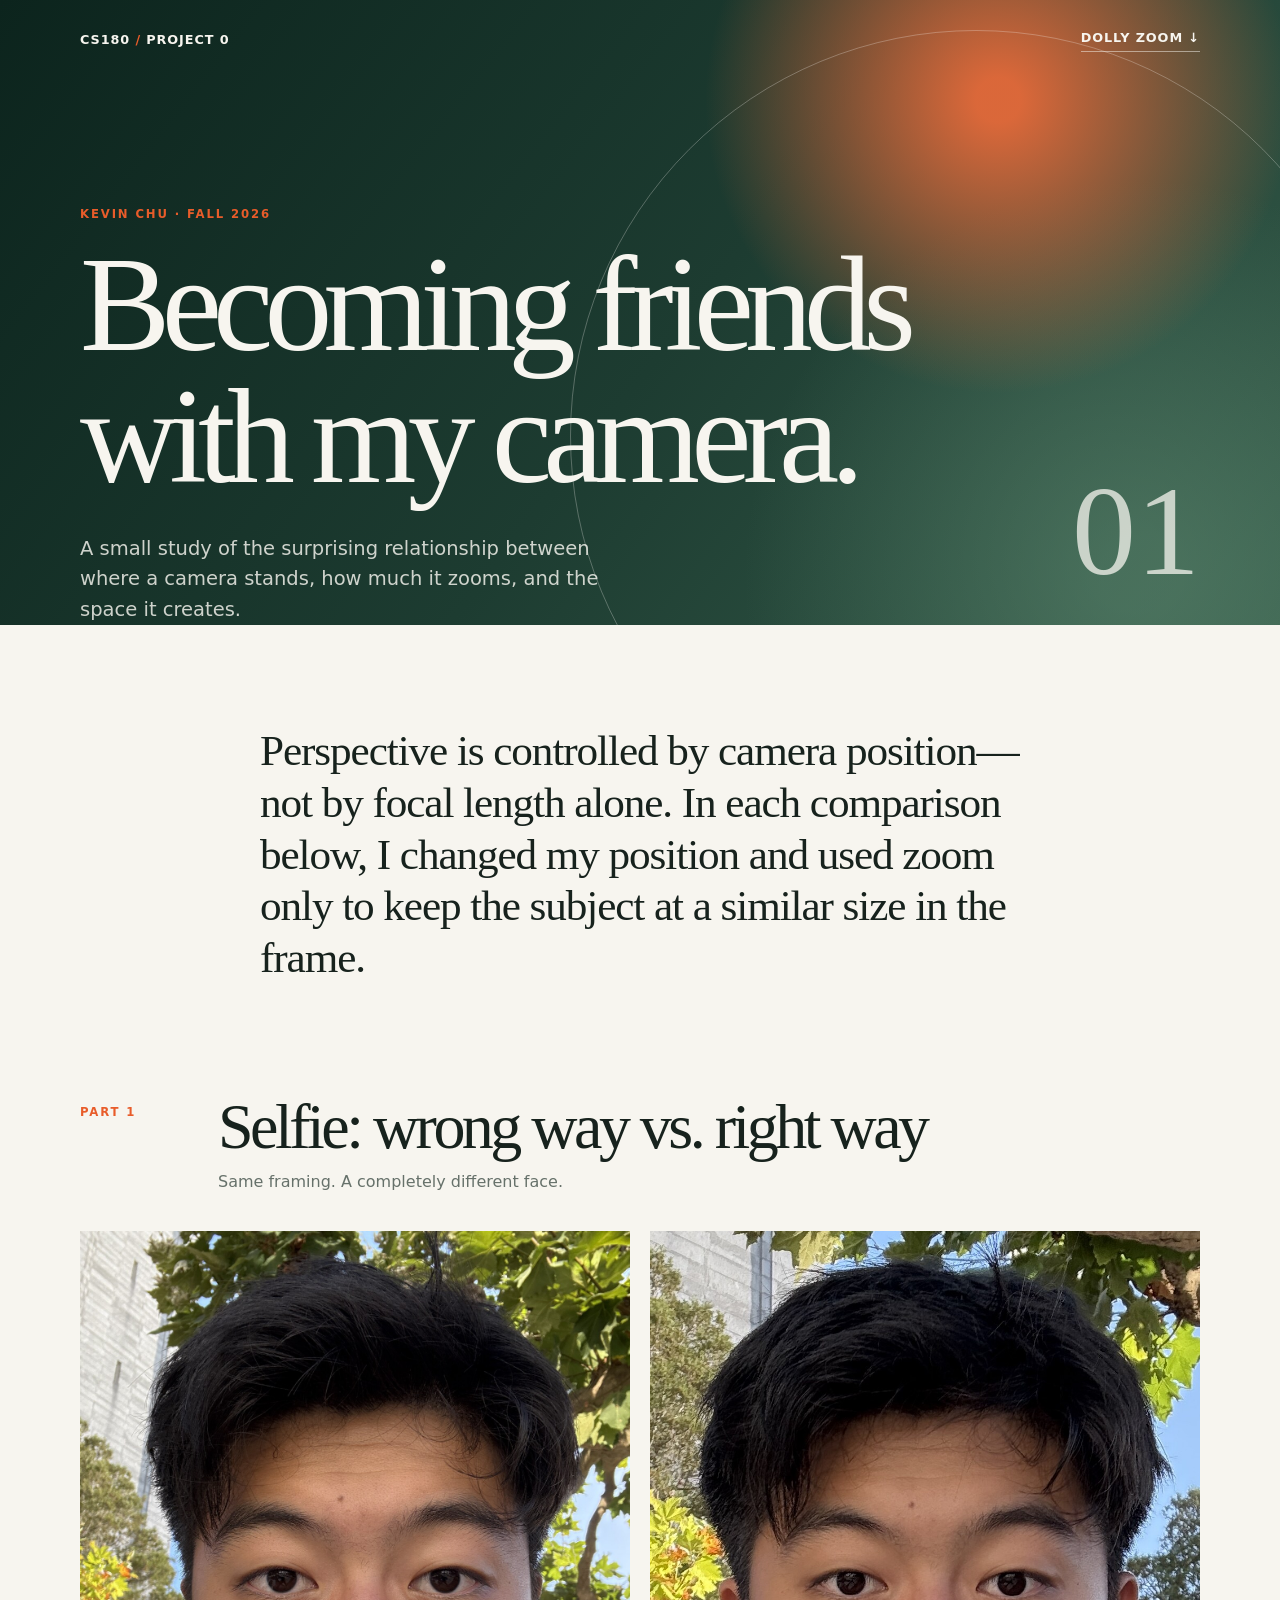
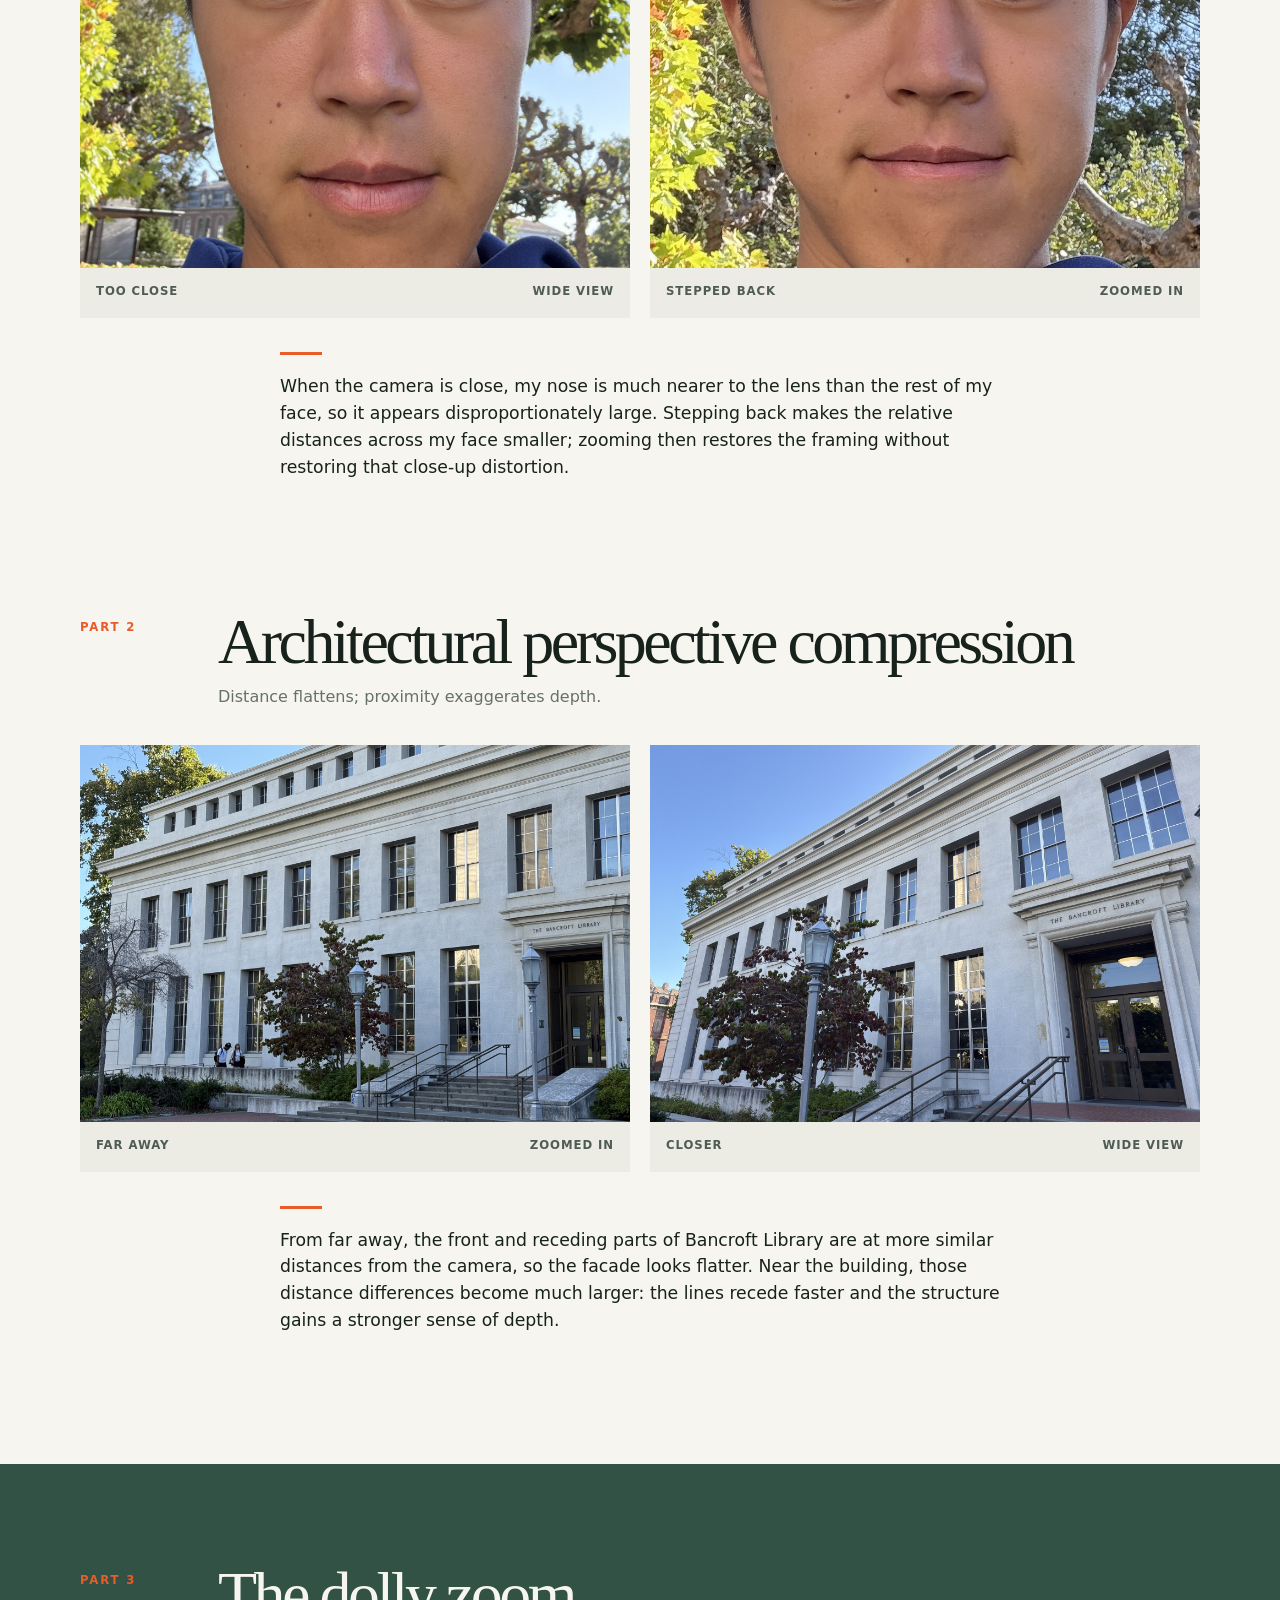
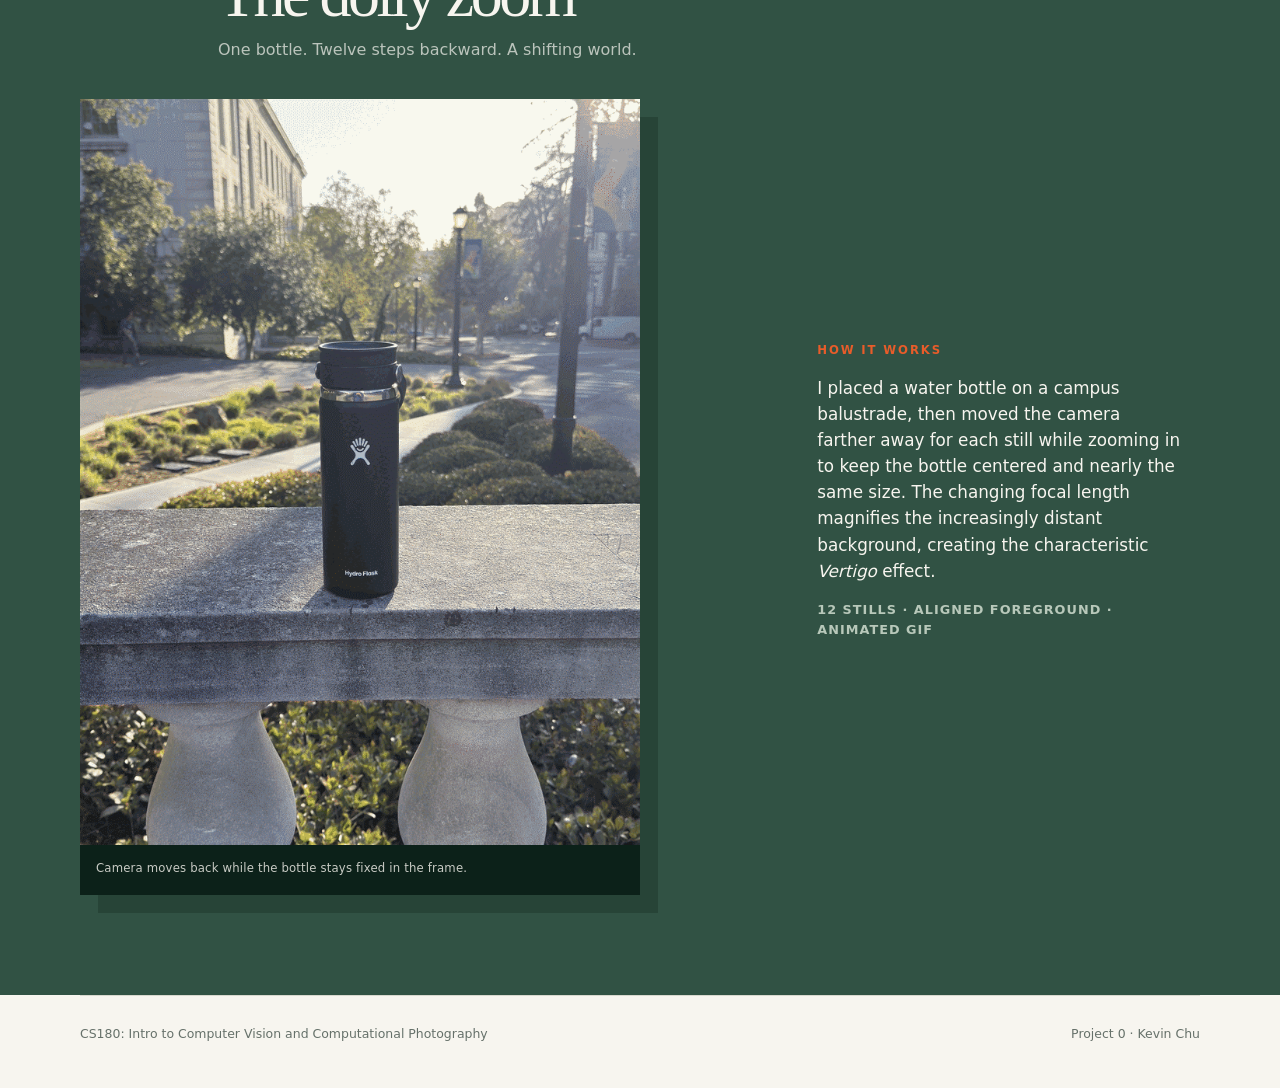
<file: index.html>
<!doctype html>
<html lang="en">
  <head>
    <meta charset="utf-8" />
    <meta name="viewport" content="width=device-width, initial-scale=1" />
    <meta
      name="description"
      content="CS180 Project 0: an exploration of perspective, focal length, and dolly zooms."
    />
    <title>Project 0 — Becoming Friends with My Camera</title>
    <link rel="stylesheet" href="style.css" />
  </head>
  <body>
    <header class="hero">
      <nav class="nav wrap" aria-label="Primary navigation">
        <a class="wordmark" href="#top">CS180 <span>/</span> Project 0</a>
        <a class="nav-link" href="#dolly-zoom">Dolly zoom ↓</a>
      </nav>
      <div class="hero-copy wrap" id="top">
        <p class="eyebrow">Kevin Chu · Fall 2026</p>
        <h1>Becoming friends<br />with my camera.</h1>
        <p class="lede">
          A small study of the surprising relationship between where a camera stands,
          how much it zooms, and the space it creates.
        </p>
      </div>
      <div class="hero-mark" aria-hidden="true">01</div>
    </header>

    <main>
      <section class="intro wrap" aria-label="Project introduction">
        <p>
          Perspective is controlled by camera position—not by focal length alone. In
          each comparison below, I changed my position and used zoom only to keep the
          subject at a similar size in the frame.
        </p>
      </section>

      <section class="project-section wrap" id="selfie">
        <div class="section-heading">
          <p class="section-number">Part 1</p>
          <div>
            <h2>Selfie: wrong way vs. right way</h2>
            <p class="section-kicker">Same framing. A completely different face.</p>
          </div>
        </div>

        <div class="comparison selfie-grid">
          <figure class="photo-card">
            <img src="assets/selfie-close.jpg" alt="Close-up selfie taken from a short distance" />
            <figcaption><span>Too close</span><span>Wide view</span></figcaption>
          </figure>
          <figure class="photo-card">
            <img src="assets/selfie-far.jpg" alt="Selfie taken farther away and zoomed to match framing" />
            <figcaption><span>Stepped back</span><span>Zoomed in</span></figcaption>
          </figure>
        </div>

        <p class="reflection">
          When the camera is close, my nose is much nearer to the lens than the rest
          of my face, so it appears disproportionately large. Stepping back makes the
          relative distances across my face smaller; zooming then restores the framing
          without restoring that close-up distortion.
        </p>
      </section>

      <section class="project-section wrap" id="architecture">
        <div class="section-heading">
          <p class="section-number">Part 2</p>
          <div>
            <h2>Architectural perspective compression</h2>
            <p class="section-kicker">Distance flattens; proximity exaggerates depth.</p>
          </div>
        </div>

        <div class="comparison architecture-grid">
          <figure class="photo-card">
            <img src="assets/building-far.jpg" alt="Bancroft Library photographed from farther away with zoom" loading="lazy" />
            <figcaption><span>Far away</span><span>Zoomed in</span></figcaption>
          </figure>
          <figure class="photo-card">
            <img src="assets/building-near.jpg" alt="Bancroft Library photographed from nearby at a wide angle" loading="lazy" />
            <figcaption><span>Closer</span><span>Wide view</span></figcaption>
          </figure>
        </div>

        <p class="reflection">
          From far away, the front and receding parts of Bancroft Library are at more
          similar distances from the camera, so the facade looks flatter. Near the
          building, those distance differences become much larger: the lines recede
          faster and the structure gains a stronger sense of depth.
        </p>
      </section>

      <section class="project-section dolly-section" id="dolly-zoom">
        <div class="wrap">
          <div class="section-heading">
            <p class="section-number">Part 3</p>
            <div>
              <h2>The dolly zoom</h2>
              <p class="section-kicker">One bottle. Twelve steps backward. A shifting world.</p>
            </div>
          </div>

          <div class="dolly-layout">
            <figure class="gif-card">
              <img
                src="assets/dolly-zoom.gif"
                alt="Animated dolly zoom of a water bottle on a campus balustrade, with the background expanding as the camera moves back"
              />
              <figcaption>Camera moves back while the bottle stays fixed in the frame.</figcaption>
            </figure>
            <div class="dolly-note">
              <p class="note-label">How it works</p>
              <p>
                I placed a water bottle on a campus balustrade, then moved the camera
                farther away for each still while zooming in to keep the bottle
                centered and nearly the same size. The changing focal length magnifies
                the increasingly distant background, creating the characteristic
                <em>Vertigo</em> effect.
              </p>
              <p class="note-detail">12 stills · aligned foreground · animated GIF</p>
            </div>
          </div>
        </div>
      </section>
    </main>

    <footer class="footer wrap">
      <p>CS180: Intro to Computer Vision and Computational Photography</p>
      <p>Project 0 · Kevin Chu</p>
    </footer>
  </body>
</html>
</file>
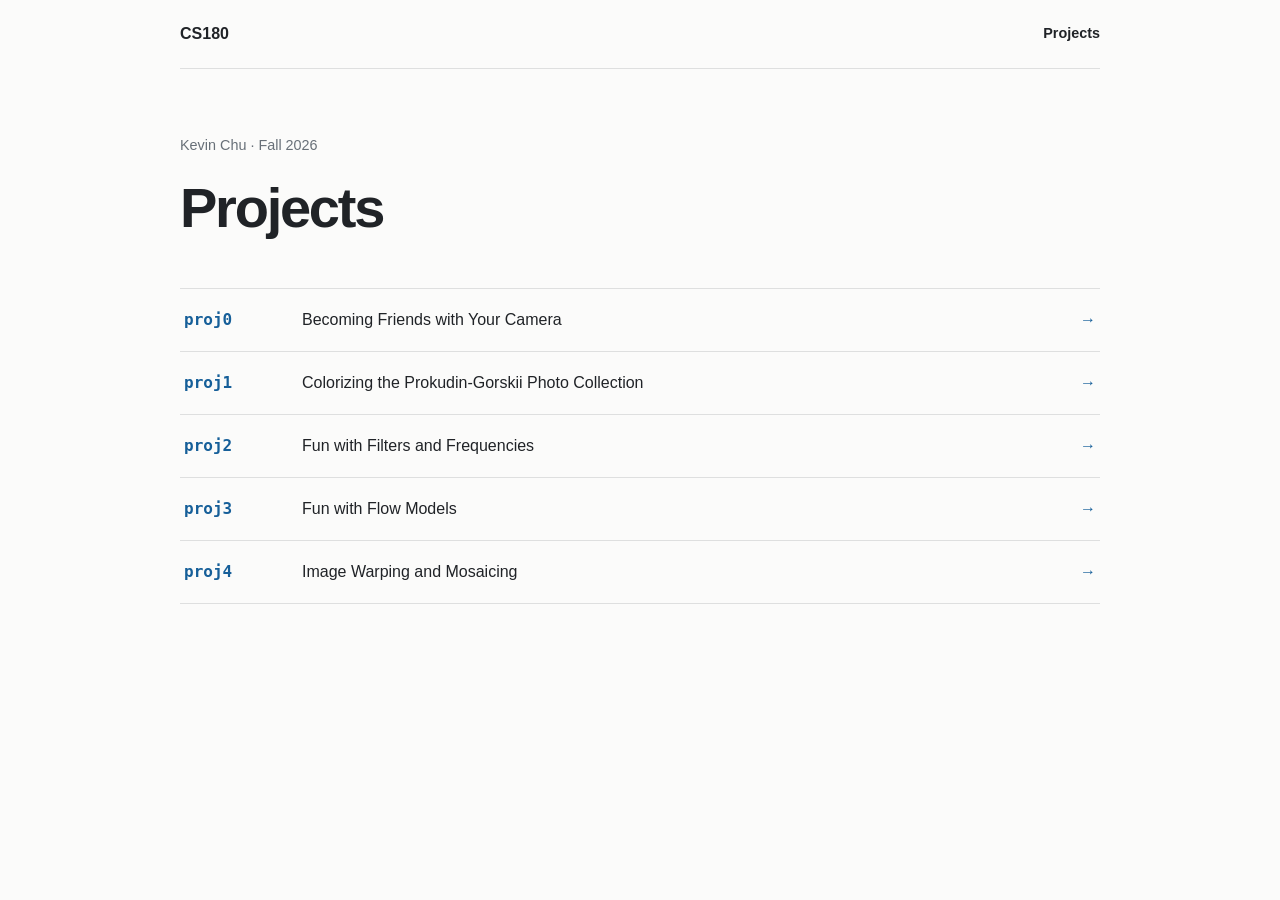
<file: docs/index.html>
<!doctype html>
<html lang="en">
  <head>
    <meta charset="utf-8" />
    <meta name="viewport" content="width=device-width, initial-scale=1" />
    <title>CS180</title>
    <link rel="icon" type="image/png" href="favicon.png" />
    <link rel="stylesheet" href="site.css" />
  </head>
  <body>
    <header class="site-header">
      <a class="brand" href="./">CS180</a>
      <div class="header-actions">
        <nav aria-label="Main navigation">
          <a class="active" href="./">Projects</a>
        </nav>
      </div>
    </header>

    <main>
      <p class="eyebrow">Kevin Chu · Fall 2026</p>
      <h1>Projects</h1>
      <section class="project-list" aria-label="Project pages">
        <a class="project-link" href="proj0/">
          <span>proj0</span>
          <span>Becoming Friends with Your Camera</span>
          <span aria-hidden="true">→</span>
        </a>
        <a class="project-link" href="proj1/">
          <span>proj1</span>
          <span>Colorizing the Prokudin-Gorskii Photo Collection</span>
          <span aria-hidden="true">→</span>
        </a>
        <a class="project-link" href="proj2/">
          <span>proj2</span>
          <span>Fun with Filters and Frequencies</span>
          <span aria-hidden="true">→</span>
        </a>
        <a class="project-link" href="proj3/">
          <span>proj3</span>
          <span>Fun with Flow Models</span>
          <span aria-hidden="true">→</span>
        </a>
        <a class="project-link" href="proj4/">
          <span>proj4</span>
          <span>Image Warping and Mosaicing</span>
          <span aria-hidden="true">→</span>
        </a>
      </section>
    </main>
  </body>
</html>
</file>
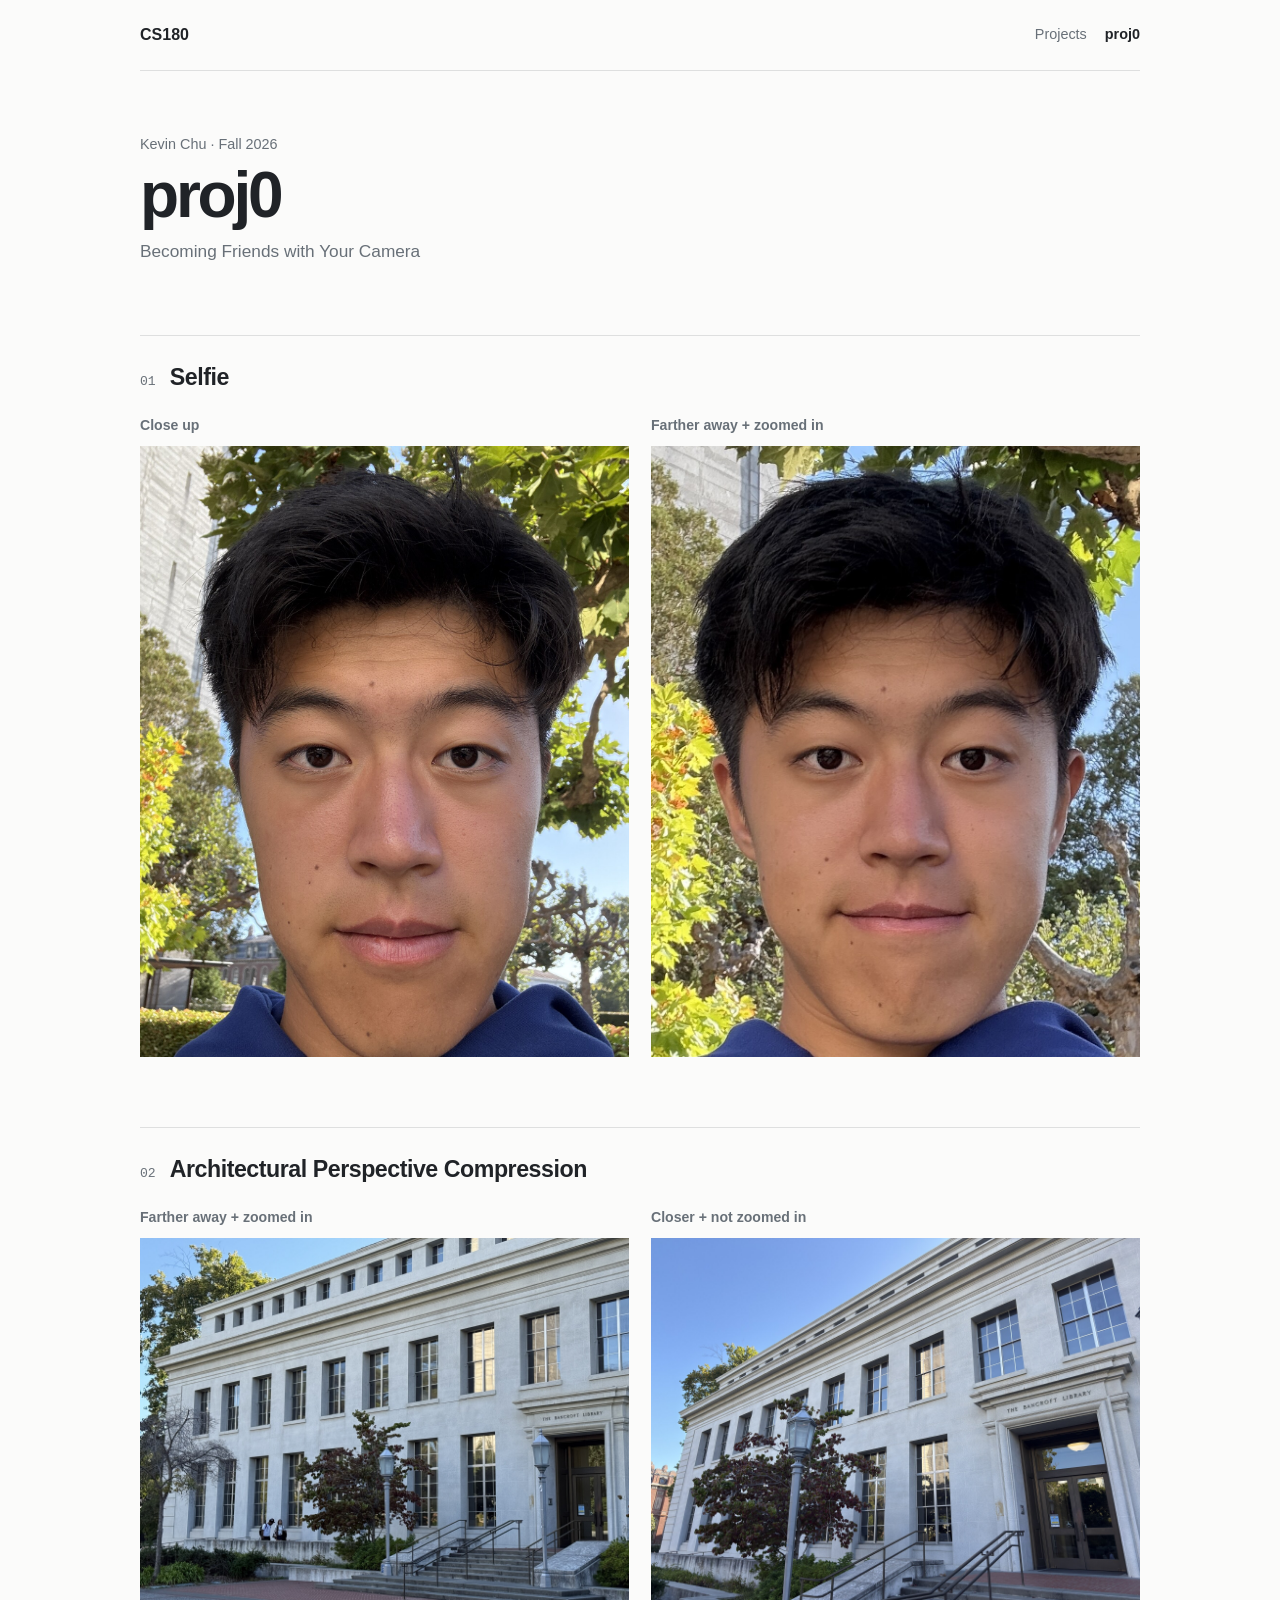
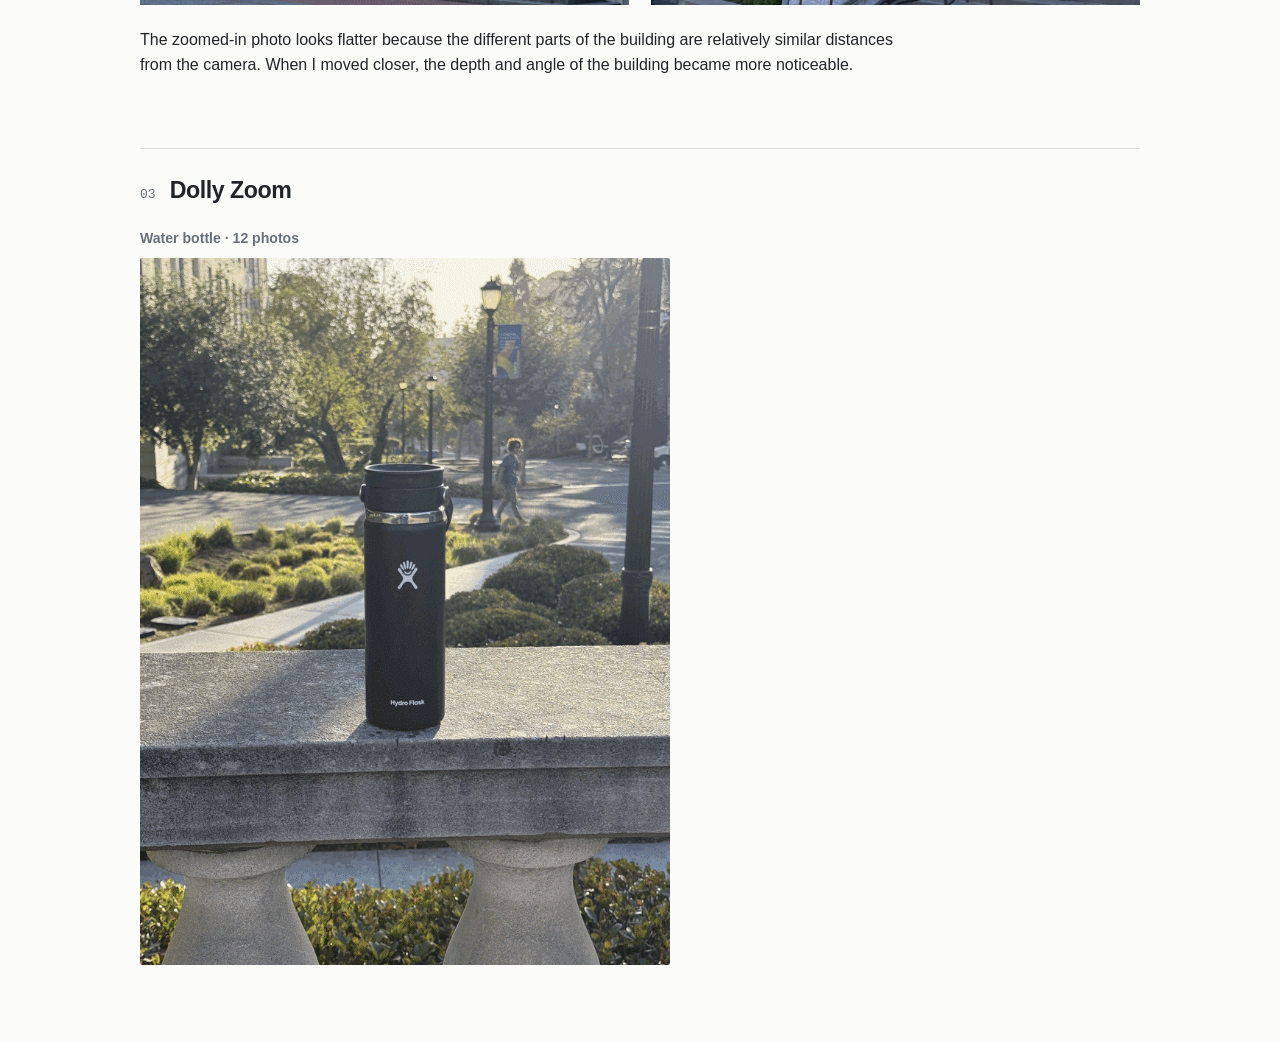
<file: docs/proj0/index.html>
<!doctype html>
<html lang="en">
  <head>
    <meta charset="utf-8" />
    <meta name="viewport" content="width=device-width, initial-scale=1" />
    <meta name="description" content="CS180 proj0: perspective, focal length, and the dolly zoom." />
    <title>proj0 | CS180</title>
    <link rel="icon" type="image/png" href="../favicon.png" />
    <link rel="stylesheet" href="style.css" />
  </head>
  <body>
    <header class="site-header">
      <a class="brand" href="../">CS180</a>
      <div class="header-actions">
        <nav aria-label="Project navigation">
          <a href="../">Projects</a>
          <a class="active" href="./">proj0</a>
        </nav>
      </div>
    </header>

    <main>
      <p class="eyebrow">Kevin Chu · Fall 2026</p>
      <h1>proj0</h1>
      <p class="subtitle">Becoming Friends with Your Camera</p>

      <section>
        <div class="section-heading"><span>01</span><h2>Selfie</h2></div>
        <div class="image-pair selfie-pair">
          <div class="image-item">
            <p class="image-label">Close up</p>
            <img src="assets/selfie-close.jpg" alt="Close-up selfie" />
          </div>
          <div class="image-item">
            <p class="image-label">Farther away + zoomed in</p>
            <img src="assets/selfie-far.jpg" alt="Selfie taken farther away and zoomed in" />
          </div>
        </div>
      </section>

      <section>
        <div class="section-heading"><span>02</span><h2>Architectural Perspective Compression</h2></div>
        <div class="image-pair building-pair">
          <div class="image-item">
            <p class="image-label">Farther away + zoomed in</p>
            <img src="assets/building-far.jpg" alt="Building photographed from farther away and zoomed in" loading="lazy" />
          </div>
          <div class="image-item">
            <p class="image-label">Closer + not zoomed in</p>
            <img src="assets/building-near.jpg" alt="Building photographed from nearby without zoom" loading="lazy" />
          </div>
        </div>
        <p class="note">
          The zoomed-in photo looks flatter because the different parts of the building
          are relatively similar distances from the camera. When I moved closer, the
          depth and angle of the building became more noticeable.
        </p>
      </section>

      <section>
        <div class="section-heading"><span>03</span><h2>Dolly Zoom</h2></div>
        <p class="image-label">Water bottle · 12 photos</p>
        <img class="gif" src="assets/dolly-zoom.gif" alt="Dolly zoom GIF of a water bottle" loading="lazy" />
      </section>
    </main>
  </body>
</html>
</file>
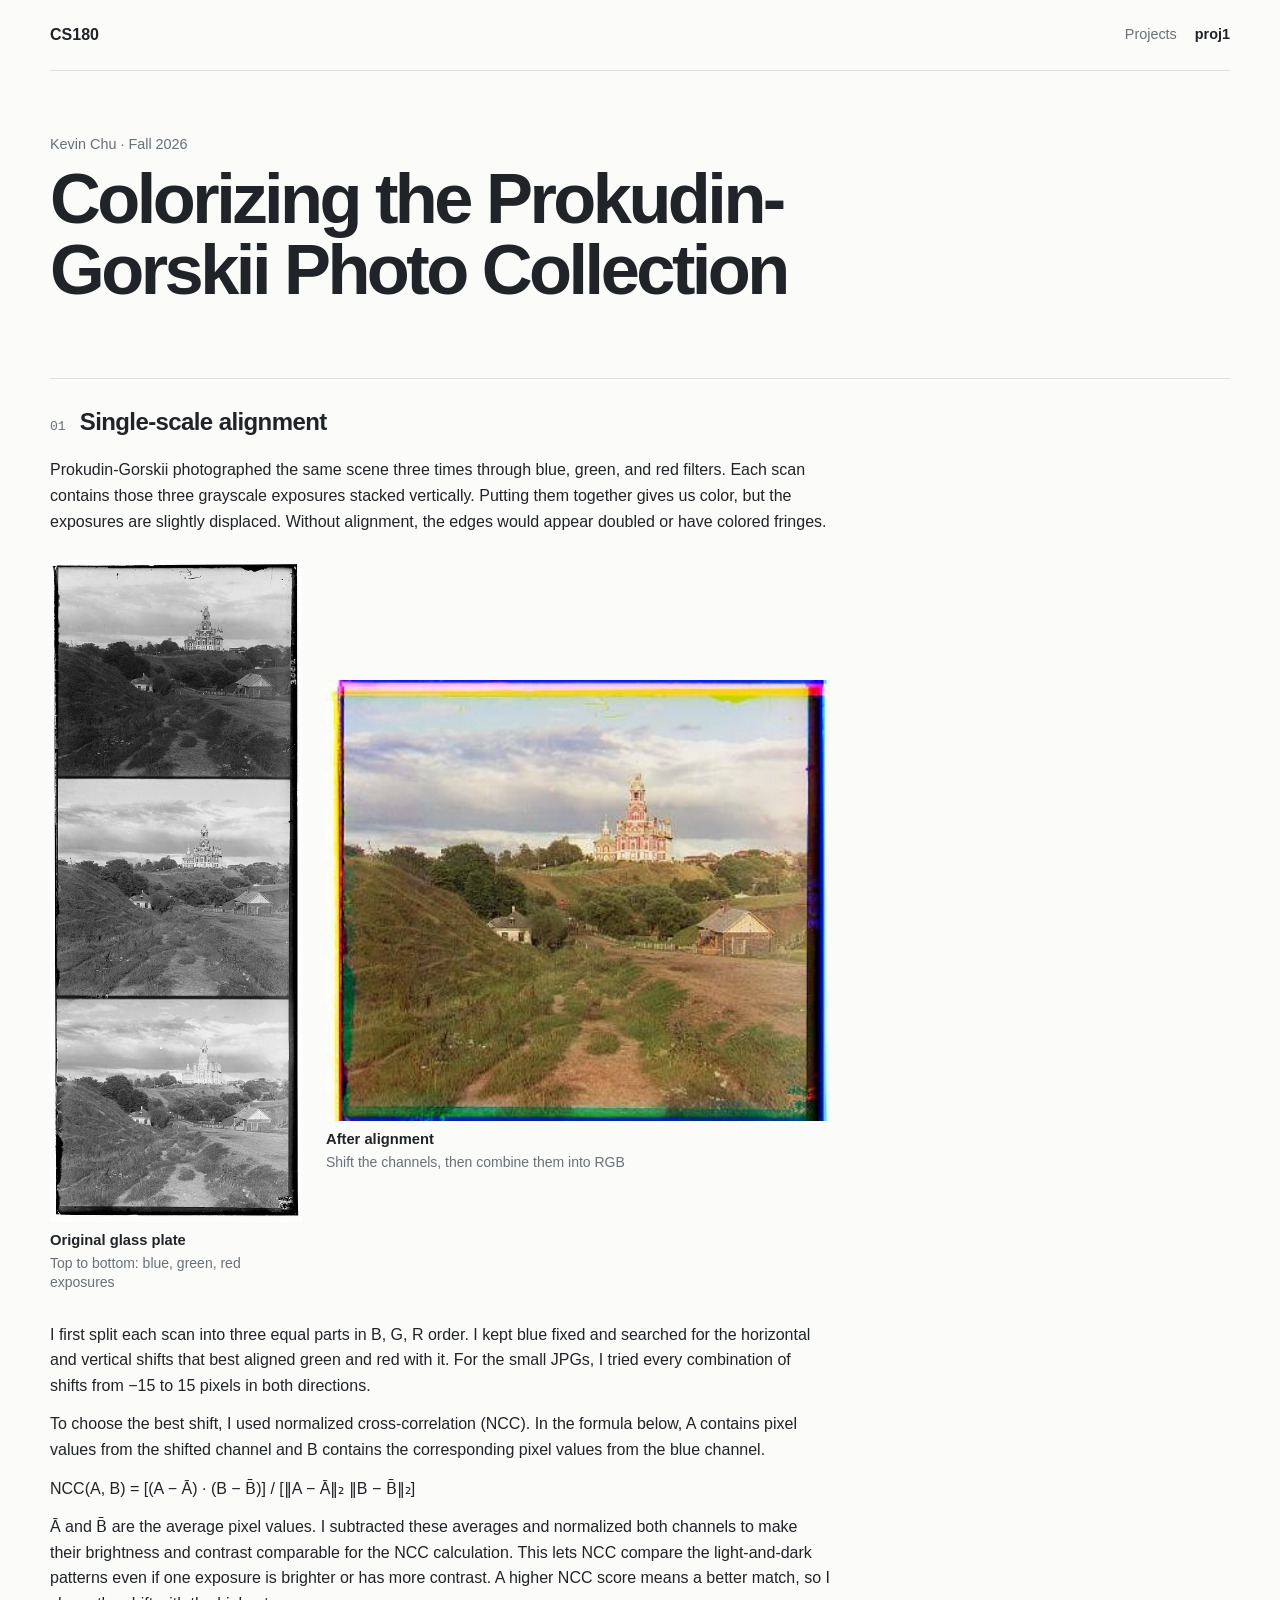
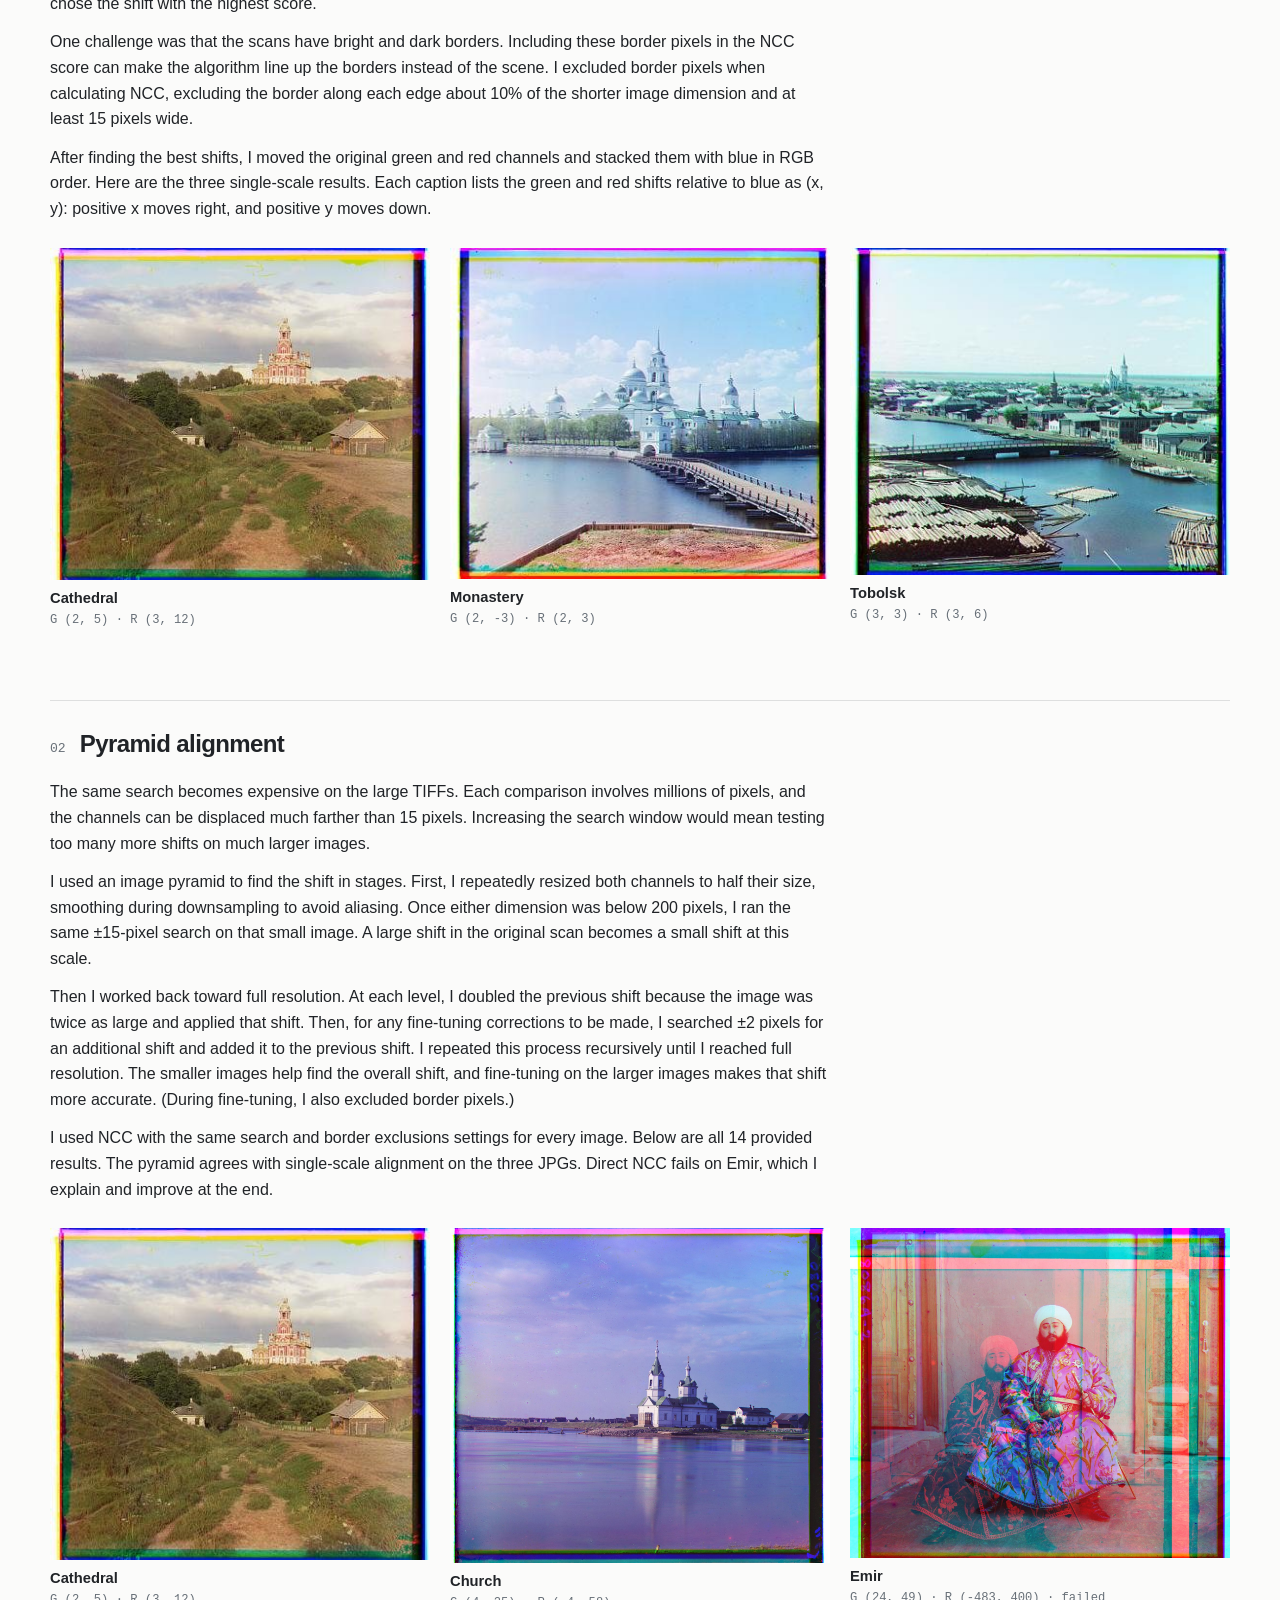
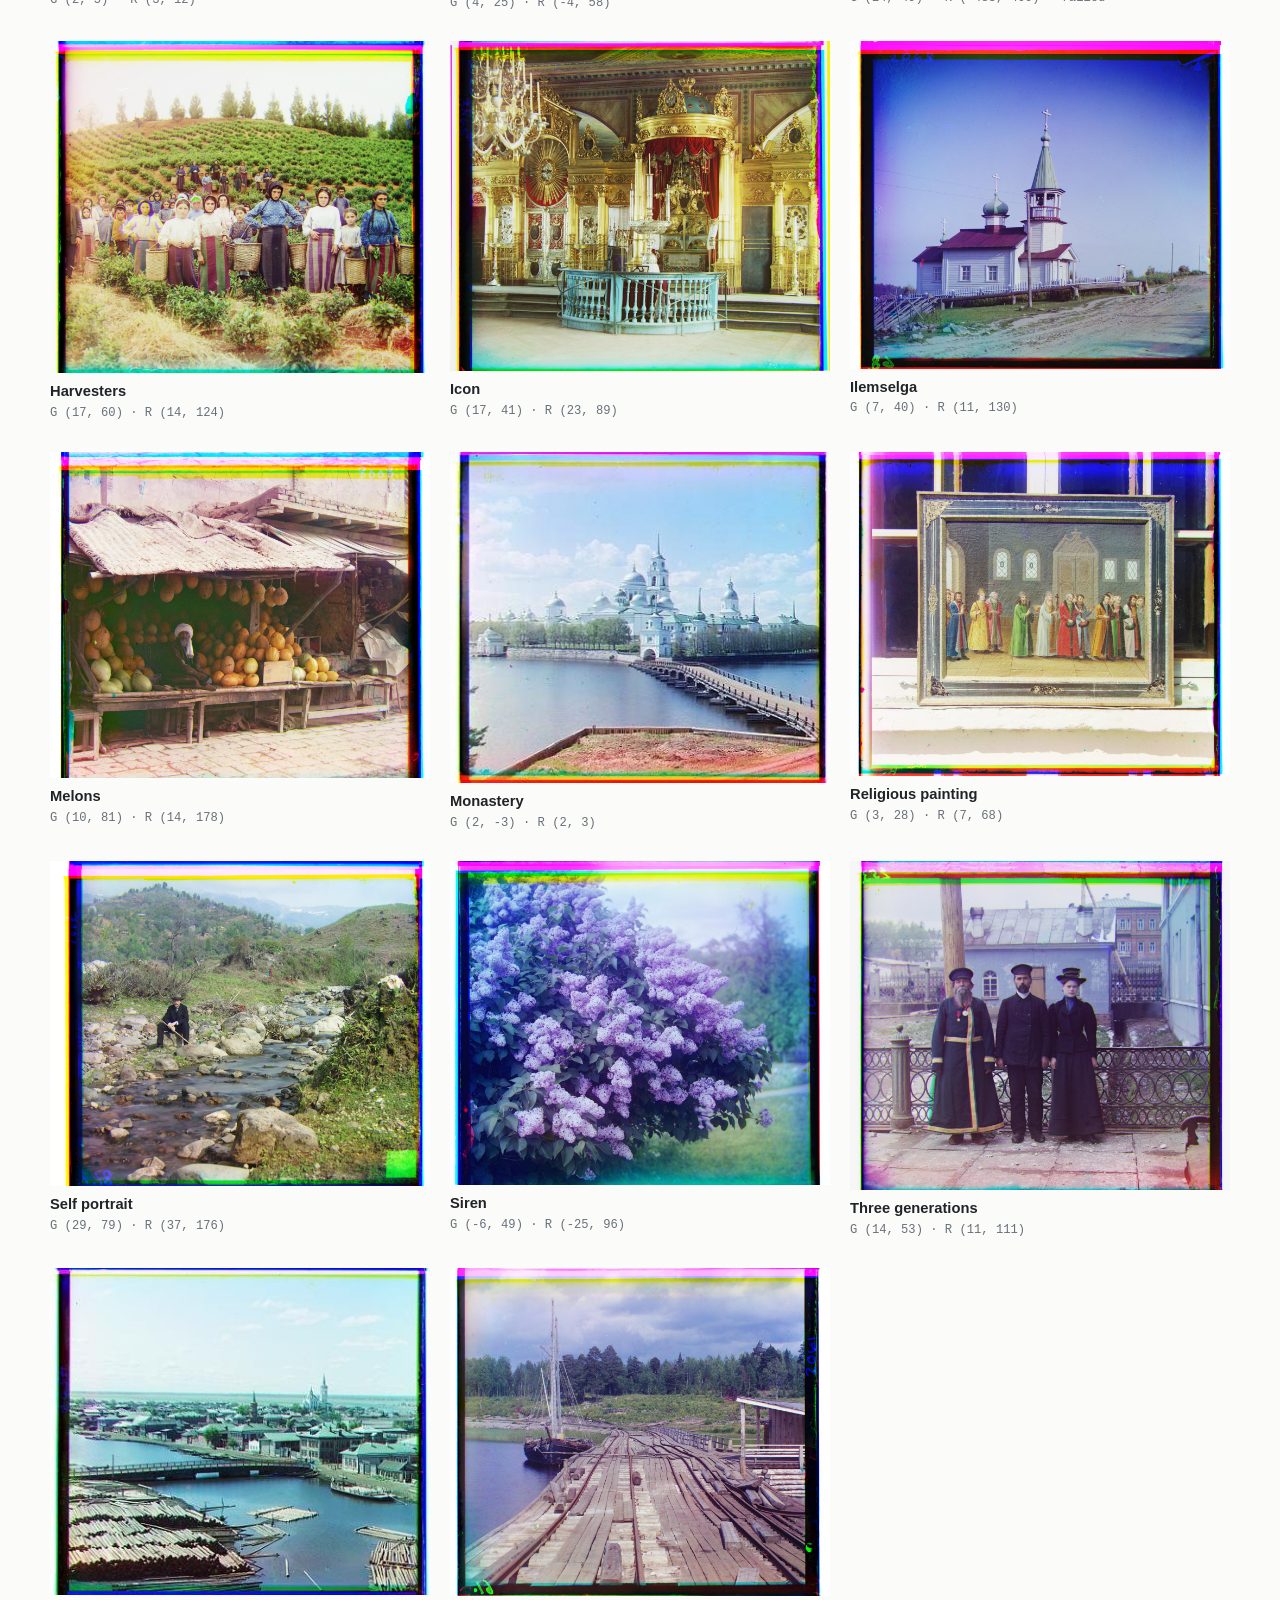
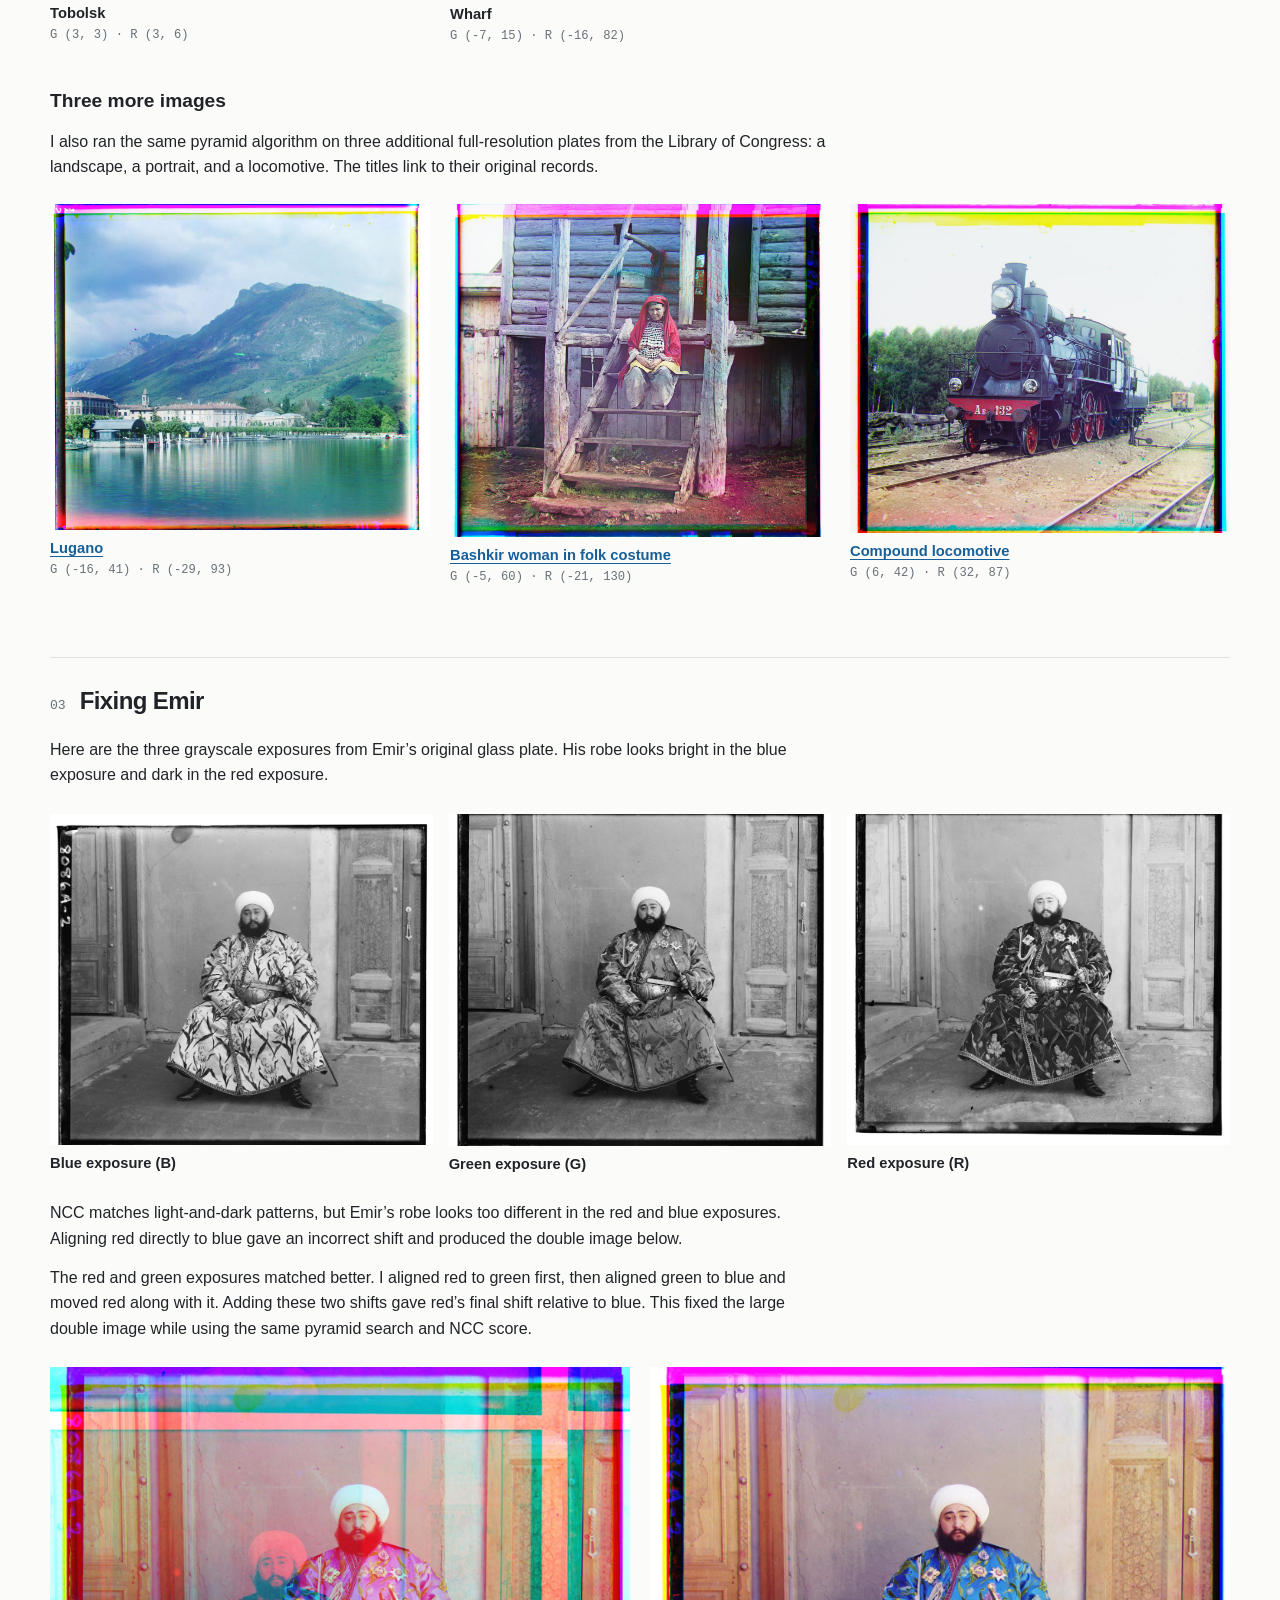
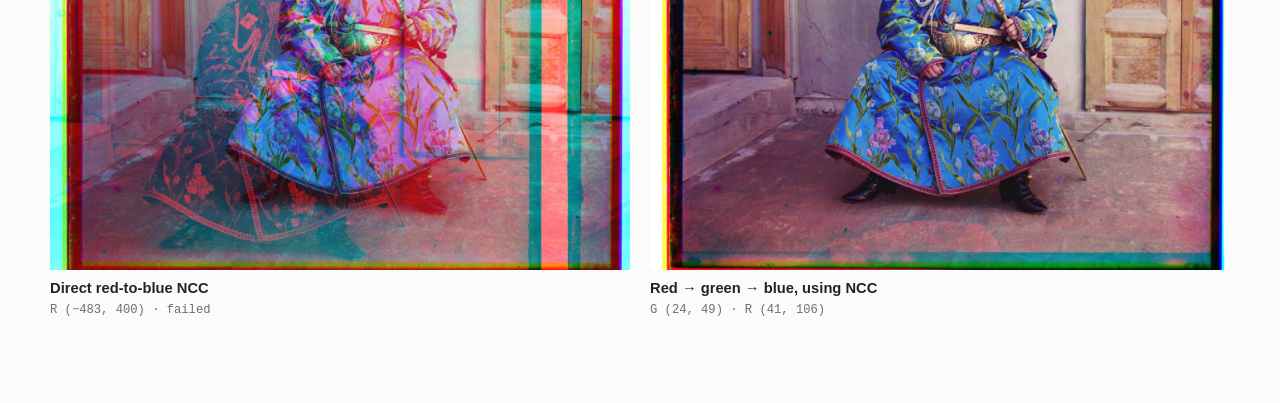
<file: docs/proj1/index.html>
<!doctype html>
<html lang="en">
<head>
  <meta charset="utf-8" />
  <meta name="viewport" content="width=device-width, initial-scale=1" />
  <meta name="description" content="CS180 Project 1: colorizing Prokudin-Gorskii glass plates." />
  <title>Colorizing the Prokudin-Gorskii Photo Collection | CS180</title>
  <link rel="icon" href="../favicon.png" />
  <link rel="stylesheet" href="style.css" />
</head>
<body>
  <header class="site-header"><a class="brand" href="../">CS180</a><nav><a href="../">Projects</a><a class="active" href="./">proj1</a></nav></header>
  <main>
    <p class="eyebrow">Kevin Chu · Fall 2026</p>
    <h1>Colorizing the Prokudin-Gorskii Photo Collection</h1>

    <section>
      <div class="section-heading"><span>01</span><h2>Single-scale alignment</h2></div>
      <div class="prose">
        <p>Prokudin-Gorskii photographed the same scene three times through blue, green, and red filters. Each scan contains those three grayscale exposures stacked vertically. Putting them together gives us color, but the exposures are slightly displaced. Without alignment, the edges would appear doubled or have colored fringes.</p>
        <div class="reference-pair">
          <figure><img src="assets/cathedral-plate.jpg" alt="Original Cathedral glass plate with three stacked grayscale exposures" /><figcaption><b>Original glass plate</b><span>Top to bottom: blue, green, red exposures</span></figcaption></figure>
          <figure><img src="assets/cathedral.jpg" alt="Cathedral color image reconstructed from the original glass plate" /><figcaption><b>After alignment</b><span>Shift the channels, then combine them into RGB</span></figcaption></figure>
        </div>
        <p>I first split each scan into three equal parts in B, G, R order. I kept blue fixed and searched for the horizontal and vertical shifts that best aligned green and red with it. For the small JPGs, I tried every combination of shifts from −15 to 15 pixels in both directions.</p>
        <p>To choose the best shift, I used normalized cross-correlation (NCC). In the formula below, A contains pixel values from the shifted channel and B contains the corresponding pixel values from the blue channel.</p>
        <p class="formula">NCC(A, B) = [(A − Ā) · (B − B̄)] / [‖A − Ā‖₂ ‖B − B̄‖₂]</p>
        <p>Ā and B̄ are the average pixel values. I subtracted these averages and normalized both channels to make their brightness and contrast comparable for the NCC calculation. This lets NCC compare the light-and-dark patterns even if one exposure is brighter or has more contrast. A higher NCC score means a better match, so I chose the shift with the highest score.</p>
        <p>One challenge was that the scans have bright and dark borders. Including these border pixels in the NCC score can make the algorithm line up the borders instead of the scene. I excluded border pixels when calculating NCC, excluding the border along each edge about 10% of the shorter image dimension and at least 15 pixels wide.</p>
        <p>After finding the best shifts, I moved the original green and red channels and stacked them with blue in RGB order. Here are the three single-scale results. Each caption lists the green and red shifts relative to blue as (x, y): positive x moves right, and positive y moves down.</p>
      </div>
      <div class="gallery">
        <figure><img src="assets/single-cathedral.jpg" alt="Cathedral, NCC single scale alignment" loading="lazy" /><figcaption><b>Cathedral</b><span>G (2, 5) · R (3, 12)</span></figcaption></figure>
        <figure><img src="assets/single-monastery.jpg" alt="Monastery, NCC single scale alignment" loading="lazy" /><figcaption><b>Monastery</b><span>G (2, -3) · R (2, 3)</span></figcaption></figure>
        <figure><img src="assets/single-tobolsk.jpg" alt="Tobolsk, NCC single scale alignment" loading="lazy" /><figcaption><b>Tobolsk</b><span>G (3, 3) · R (3, 6)</span></figcaption></figure>
      </div>
    </section>

    <section>
      <div class="section-heading"><span>02</span><h2>Pyramid alignment</h2></div>
      <div class="prose">
        <p>The same search becomes expensive on the large TIFFs. Each comparison involves millions of pixels, and the channels can be displaced much farther than 15 pixels. Increasing the search window would mean testing too many more shifts on much larger images.</p>
        <p>I used an image pyramid to find the shift in stages. First, I repeatedly resized both channels to half their size, smoothing during downsampling to avoid aliasing. Once either dimension was below 200 pixels, I ran the same ±15-pixel search on that small image. A large shift in the original scan becomes a small shift at this scale.</p>
        <p>Then I worked back toward full resolution. At each level, I doubled the previous shift because the image was twice as large and applied that shift. Then, for any fine-tuning corrections to be made, I searched ±2 pixels for an additional shift and added it to the previous shift. I repeated this process recursively until I reached full resolution. The smaller images help find the overall shift, and fine-tuning on the larger images makes that shift more accurate. (During fine-tuning, I also excluded border pixels.)</p>
        <p>I used NCC with the same search and border exclusions settings for every image. Below are all 14 provided results. The pyramid agrees with single-scale alignment on the three JPGs. Direct NCC fails on Emir, which I explain and improve at the end.</p>
      </div>
      <div class="gallery">
        <figure><img src="assets/cathedral.jpg" alt="Cathedral, NCC pyramid alignment" loading="lazy" /><figcaption><b>Cathedral</b><span>G (2, 5) · R (3, 12)</span></figcaption></figure>
        <figure><img src="assets/church.jpg" alt="Church, NCC pyramid alignment" loading="lazy" /><figcaption><b>Church</b><span>G (4, 25) · R (-4, 58)</span></figcaption></figure>
        <figure><img src="assets/emir-raw.jpg" alt="Emir, NCC pyramid alignment" loading="lazy" /><figcaption><b>Emir</b><span>G (24, 49) · R (-483, 400) · failed</span></figcaption></figure>
        <figure><img src="assets/harvesters.jpg" alt="Harvesters, NCC pyramid alignment" loading="lazy" /><figcaption><b>Harvesters</b><span>G (17, 60) · R (14, 124)</span></figcaption></figure>
        <figure><img src="assets/icon.jpg" alt="Icon, NCC pyramid alignment" loading="lazy" /><figcaption><b>Icon</b><span>G (17, 41) · R (23, 89)</span></figcaption></figure>
        <figure><img src="assets/ilemselga.jpg" alt="Ilemselga, NCC pyramid alignment" loading="lazy" /><figcaption><b>Ilemselga</b><span>G (7, 40) · R (11, 130)</span></figcaption></figure>
        <figure><img src="assets/melons.jpg" alt="Melons, NCC pyramid alignment" loading="lazy" /><figcaption><b>Melons</b><span>G (10, 81) · R (14, 178)</span></figcaption></figure>
        <figure><img src="assets/monastery.jpg" alt="Monastery, NCC pyramid alignment" loading="lazy" /><figcaption><b>Monastery</b><span>G (2, -3) · R (2, 3)</span></figcaption></figure>
        <figure><img src="assets/religous_painting.jpg" alt="Religious painting, NCC pyramid alignment" loading="lazy" /><figcaption><b>Religious painting</b><span>G (3, 28) · R (7, 68)</span></figcaption></figure>
        <figure><img src="assets/self_portrait.jpg" alt="Self portrait, NCC pyramid alignment" loading="lazy" /><figcaption><b>Self portrait</b><span>G (29, 79) · R (37, 176)</span></figcaption></figure>
        <figure><img src="assets/siren.jpg" alt="Siren, NCC pyramid alignment" loading="lazy" /><figcaption><b>Siren</b><span>G (-6, 49) · R (-25, 96)</span></figcaption></figure>
        <figure><img src="assets/three_generations.jpg" alt="Three generations, NCC pyramid alignment" loading="lazy" /><figcaption><b>Three generations</b><span>G (14, 53) · R (11, 111)</span></figcaption></figure>
        <figure><img src="assets/tobolsk.jpg" alt="Tobolsk, NCC pyramid alignment" loading="lazy" /><figcaption><b>Tobolsk</b><span>G (3, 3) · R (3, 6)</span></figcaption></figure>
        <figure><img src="assets/wharf.jpg" alt="Wharf, NCC pyramid alignment" loading="lazy" /><figcaption><b>Wharf</b><span>G (-7, 15) · R (-16, 82)</span></figcaption></figure>
      </div>
      <h3>Three more images</h3>
      <p class="intro">I also ran the same pyramid algorithm on three additional full-resolution plates from the Library of Congress: a landscape, a portrait, and a locomotive. The titles link to their original records.</p>
      <div class="gallery">
        <figure><img src="assets/lugano.jpg" alt="Lugano, NCC pyramid alignment" loading="lazy" /><figcaption><b><a href="https://www.loc.gov/pictures/item/2018679128/">Lugano</a></b><span>G (-16, 41) · R (-29, 93)</span></figcaption></figure>
        <figure><img src="assets/bashkir_woman_folk_costume.jpg" alt="Bashkir woman in folk costume, NCC pyramid alignment" loading="lazy" /><figcaption><b><a href="https://www.loc.gov/pictures/item/2018679647/">Bashkir woman in folk costume</a></b><span>G (-5, 60) · R (-21, 130)</span></figcaption></figure>
        <figure><img src="assets/compound_locomotive.jpg" alt="Compound locomotive, NCC pyramid alignment" loading="lazy" /><figcaption><b><a href="https://www.loc.gov/pictures/item/2018679302/">Compound locomotive</a></b><span>G (6, 42) · R (32, 87)</span></figcaption></figure>
      </div>
    </section>

    <section>
      <div class="section-heading"><span>03</span><h2>Fixing Emir</h2></div>
      <div class="prose">
        <p>Here are the three grayscale exposures from Emir’s original glass plate. His robe looks bright in the blue exposure and dark in the red exposure.</p>
      </div>
      <div class="gallery exposures">
        <figure><img src="assets/emir-blue-exposure.jpg" alt="Original Emir blue-filter grayscale exposure, showing a bright robe" loading="lazy" /><figcaption><b>Blue exposure (B)</b></figcaption></figure>
        <figure><img src="assets/emir-green-exposure.jpg" alt="Original Emir green-filter grayscale exposure" loading="lazy" /><figcaption><b>Green exposure (G)</b></figcaption></figure>
        <figure><img src="assets/emir-red-exposure.jpg" alt="Original Emir red-filter grayscale exposure, showing a dark robe" loading="lazy" /><figcaption><b>Red exposure (R)</b></figcaption></figure>
      </div>
      <div class="prose">
        <p>NCC matches light-and-dark patterns, but Emir’s robe looks too different in the red and blue exposures. Aligning red directly to blue gave an incorrect shift and produced the double image below.</p>
        <p>The red and green exposures matched better. I aligned red to green first, then aligned green to blue and moved red along with it. Adding these two shifts gave red’s final shift relative to blue. This fixed the large double image while using the same pyramid search and NCC score.</p>
      </div>
      <div class="gallery two">
        <figure><img src="assets/emir-raw.jpg" alt="Emir before chained alignment" loading="lazy" /><figcaption><b>Direct red-to-blue NCC</b><span>R (−483, 400) · failed</span></figcaption></figure>
        <figure><img src="assets/emir-via-green.jpg" alt="Emir after red-through-green alignment" loading="lazy" /><figcaption><b>Red → green → blue, using NCC</b><span>G (24, 49) · R (41, 106)</span></figcaption></figure>
      </div>
    </section>
  </main>
</body>
</html>
</file>
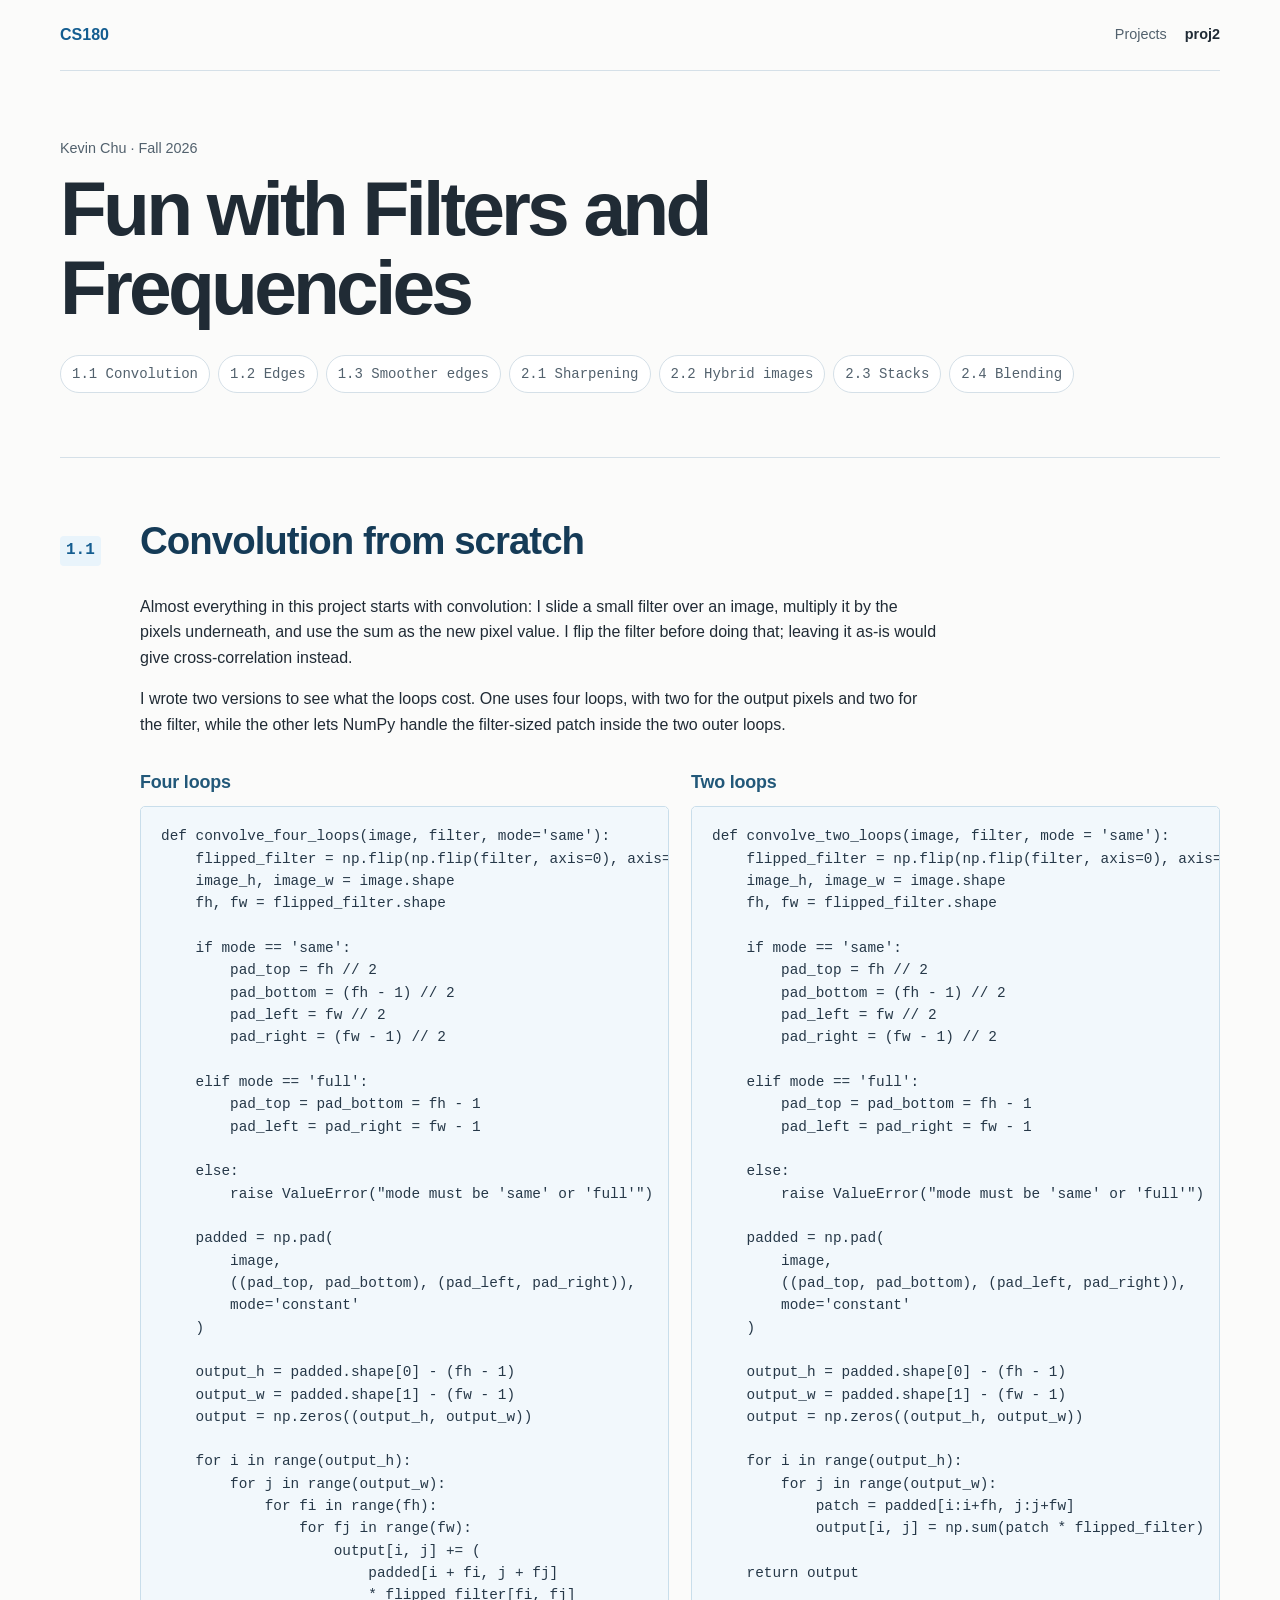
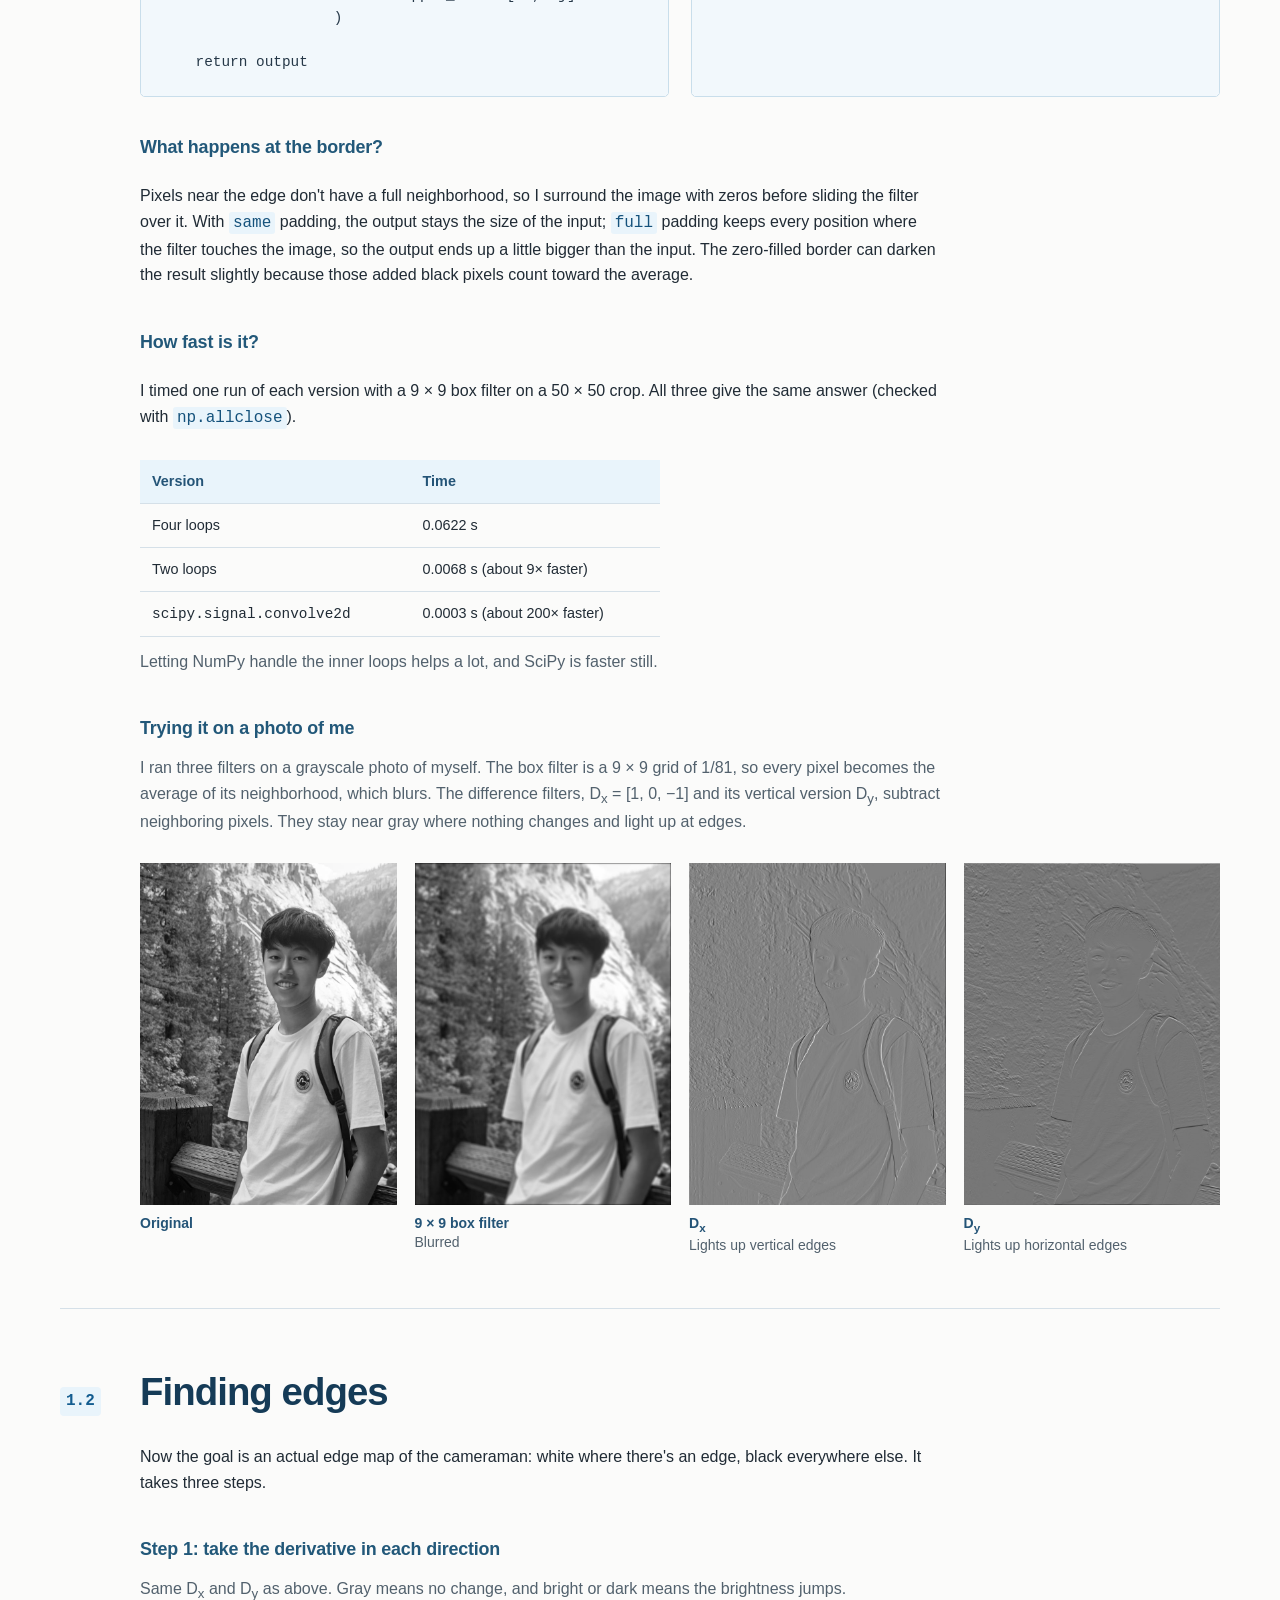
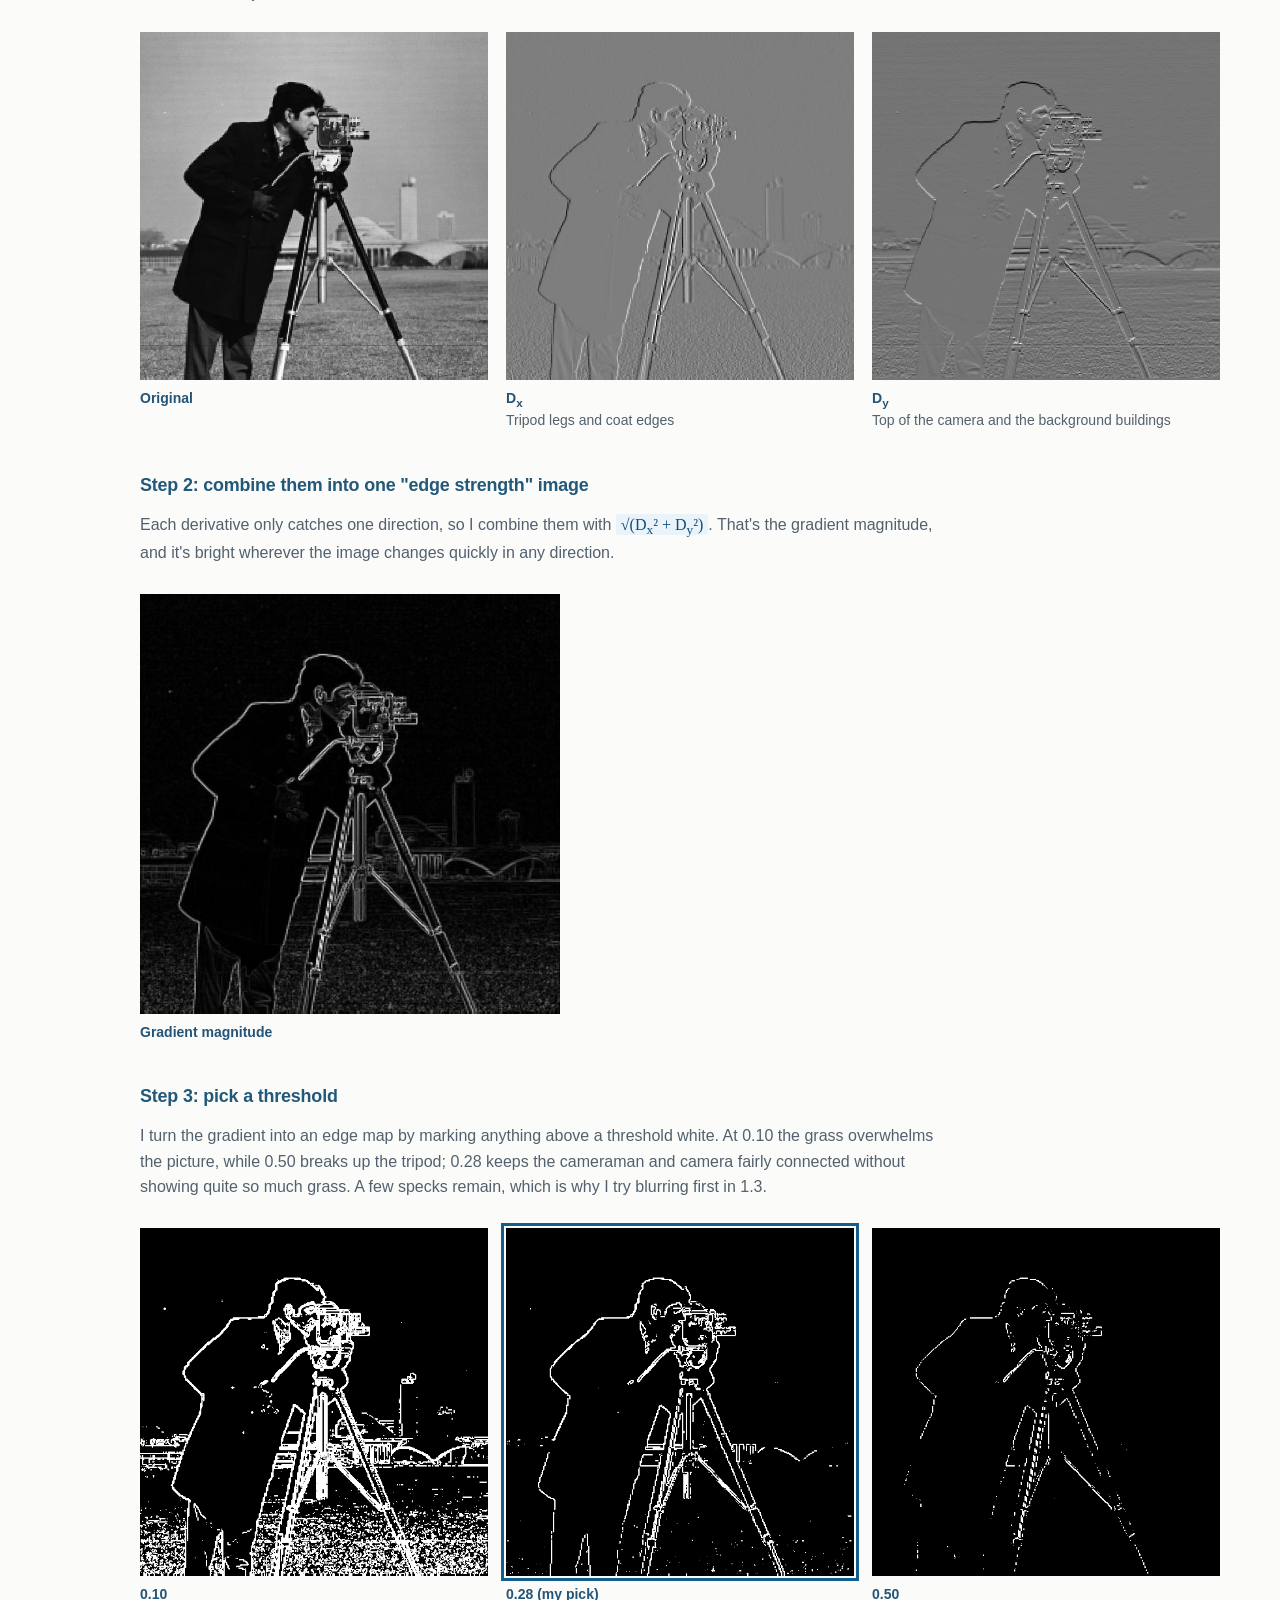
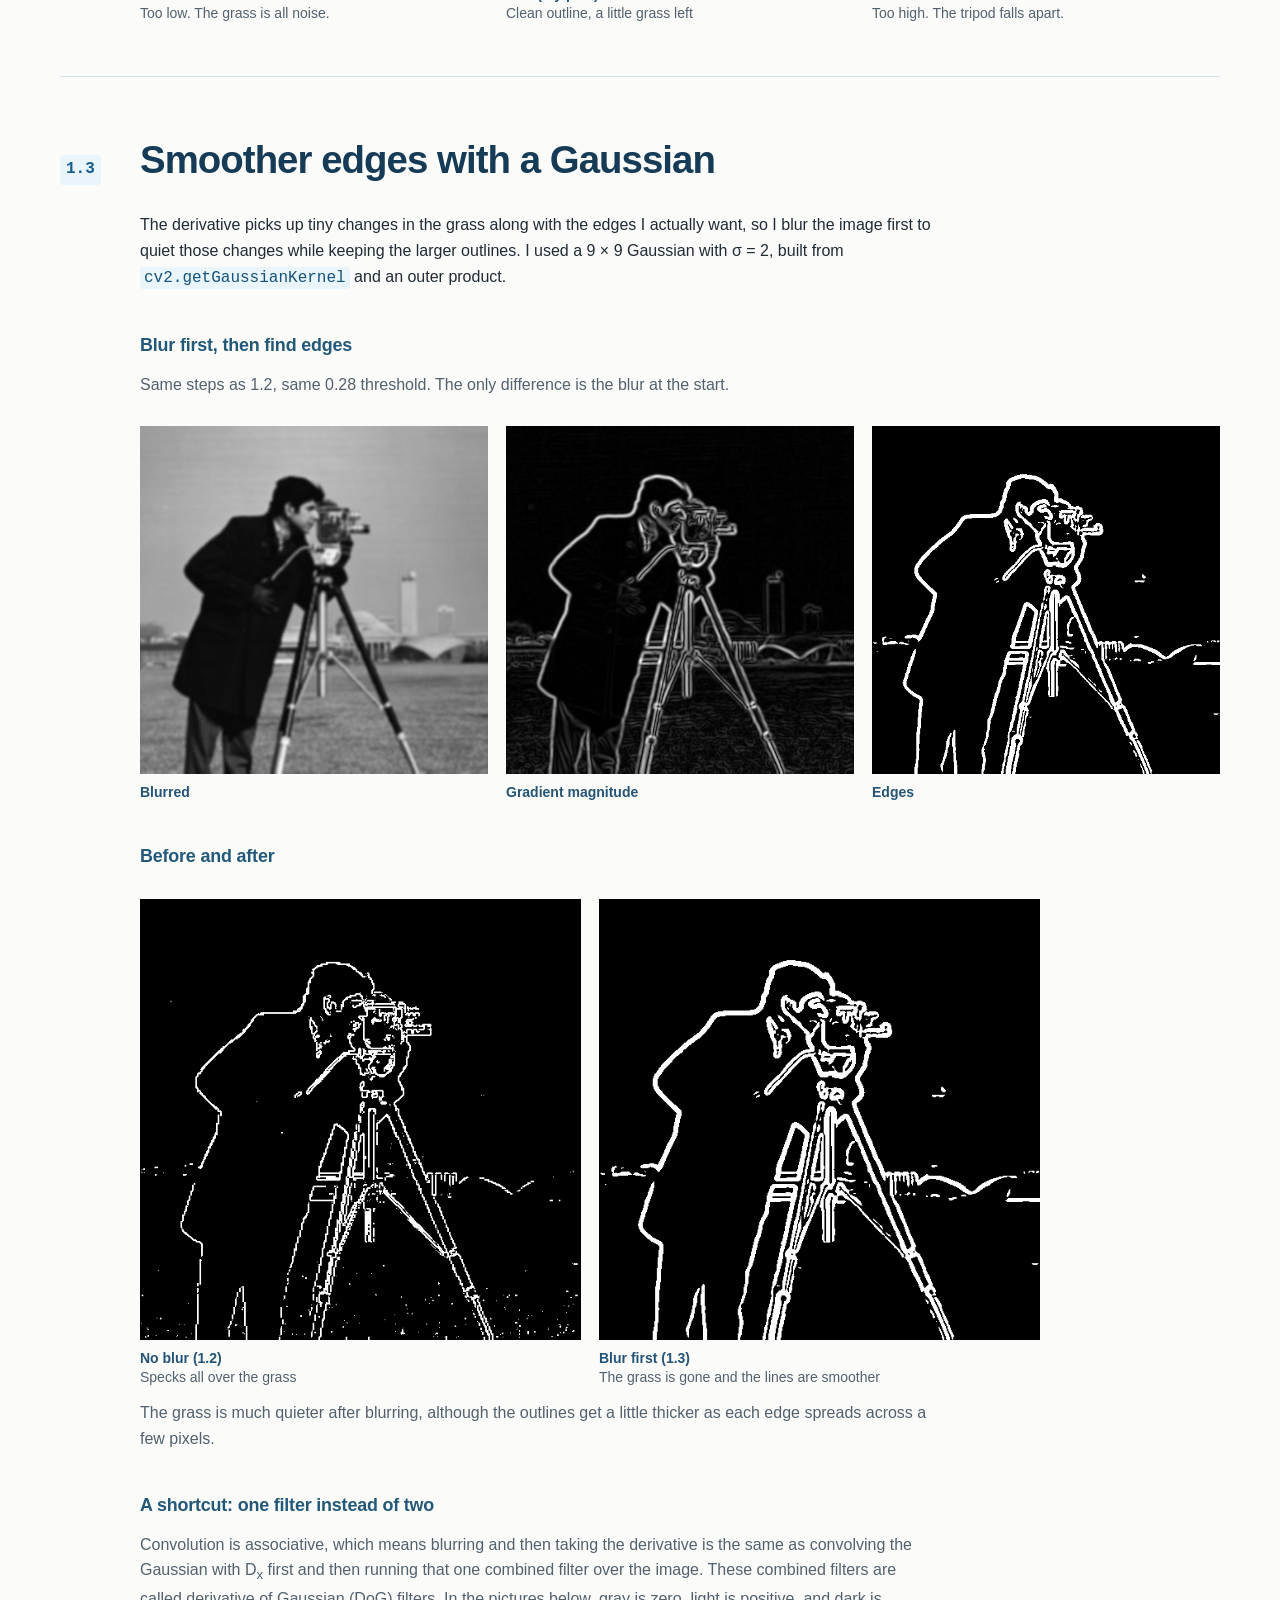
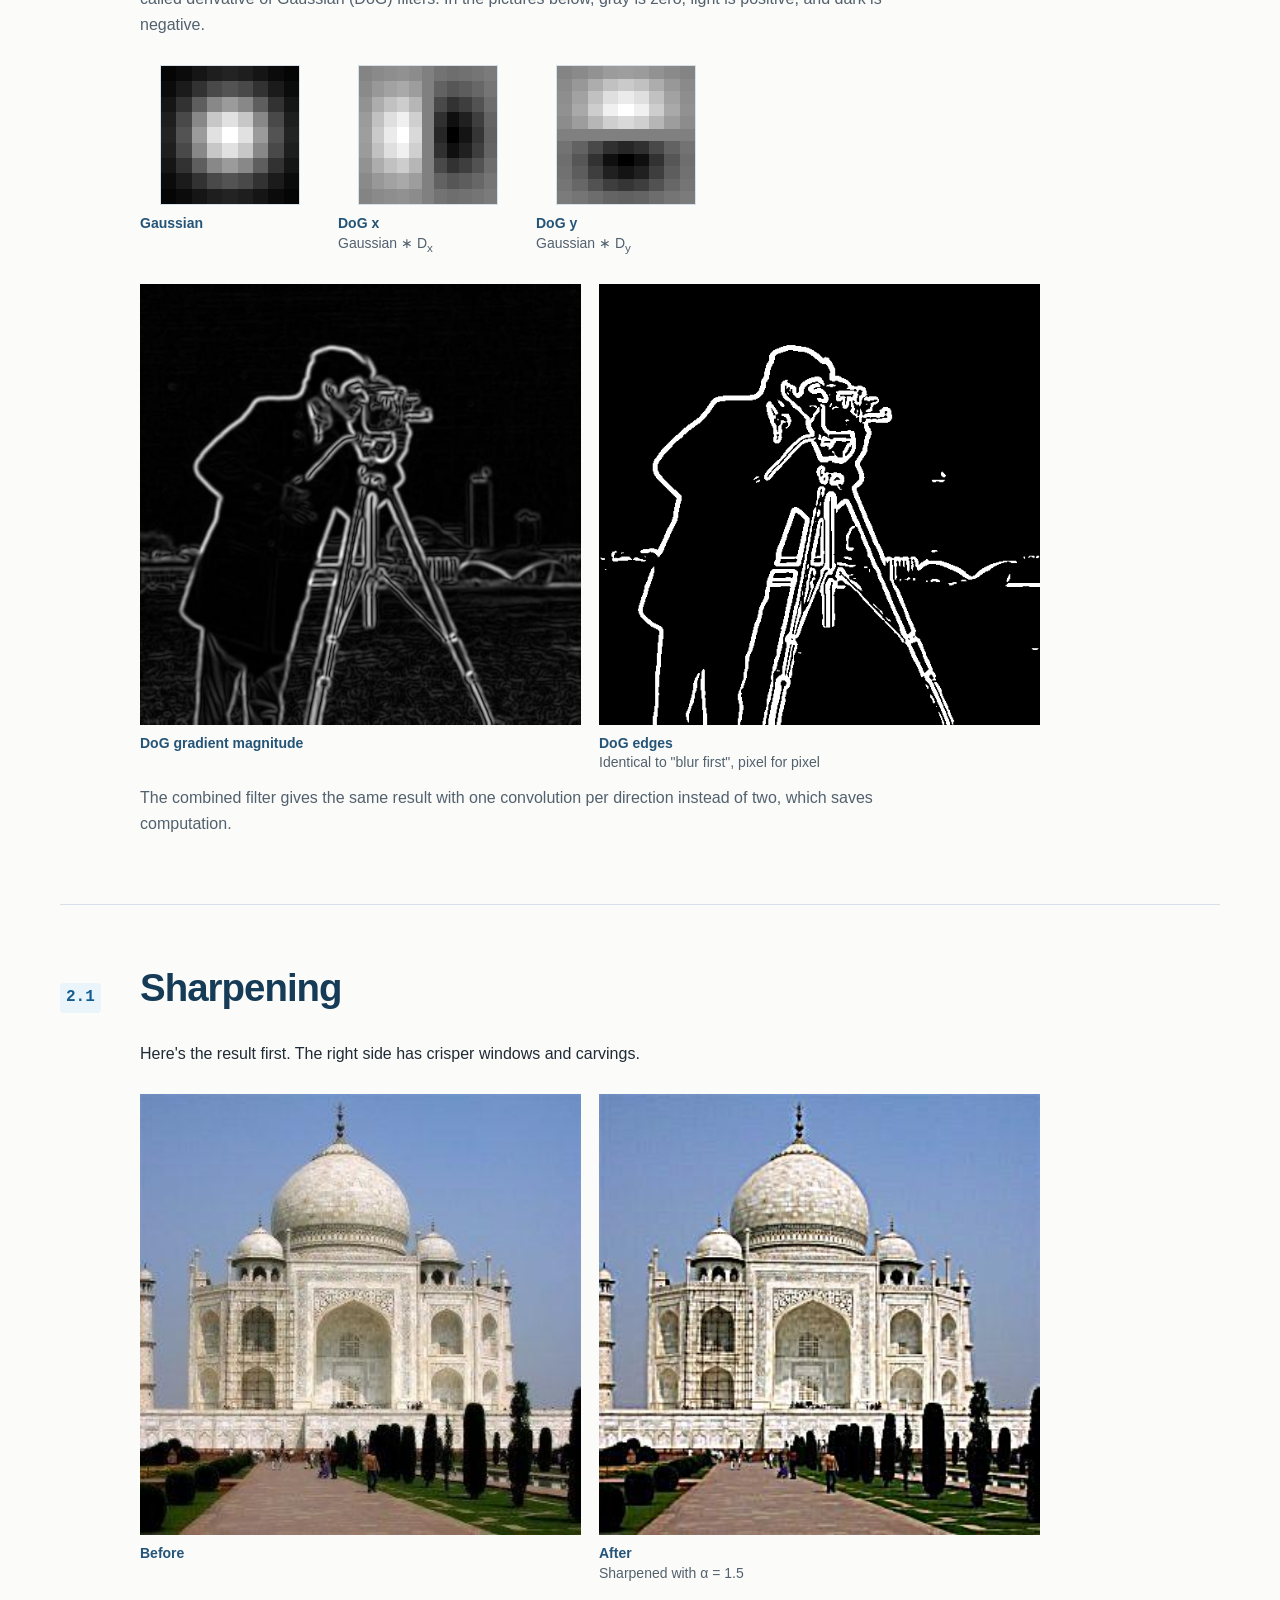
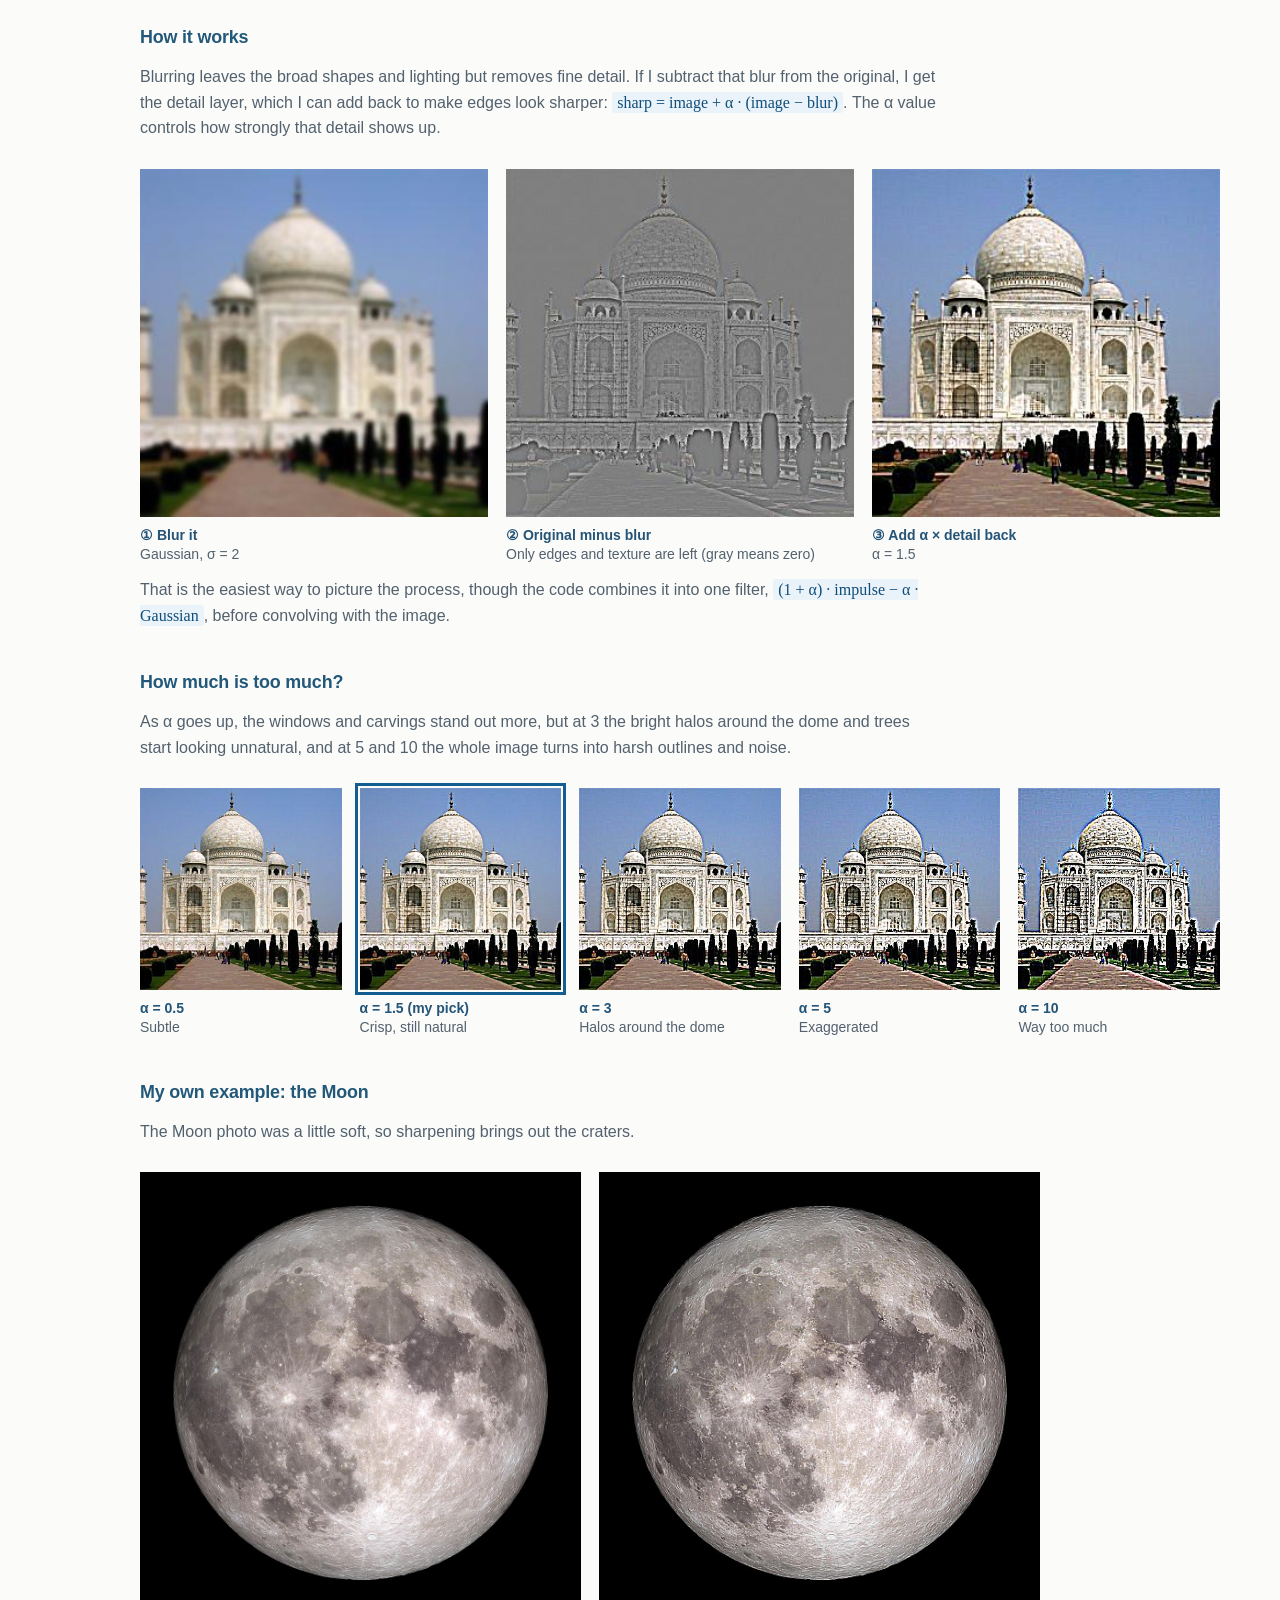
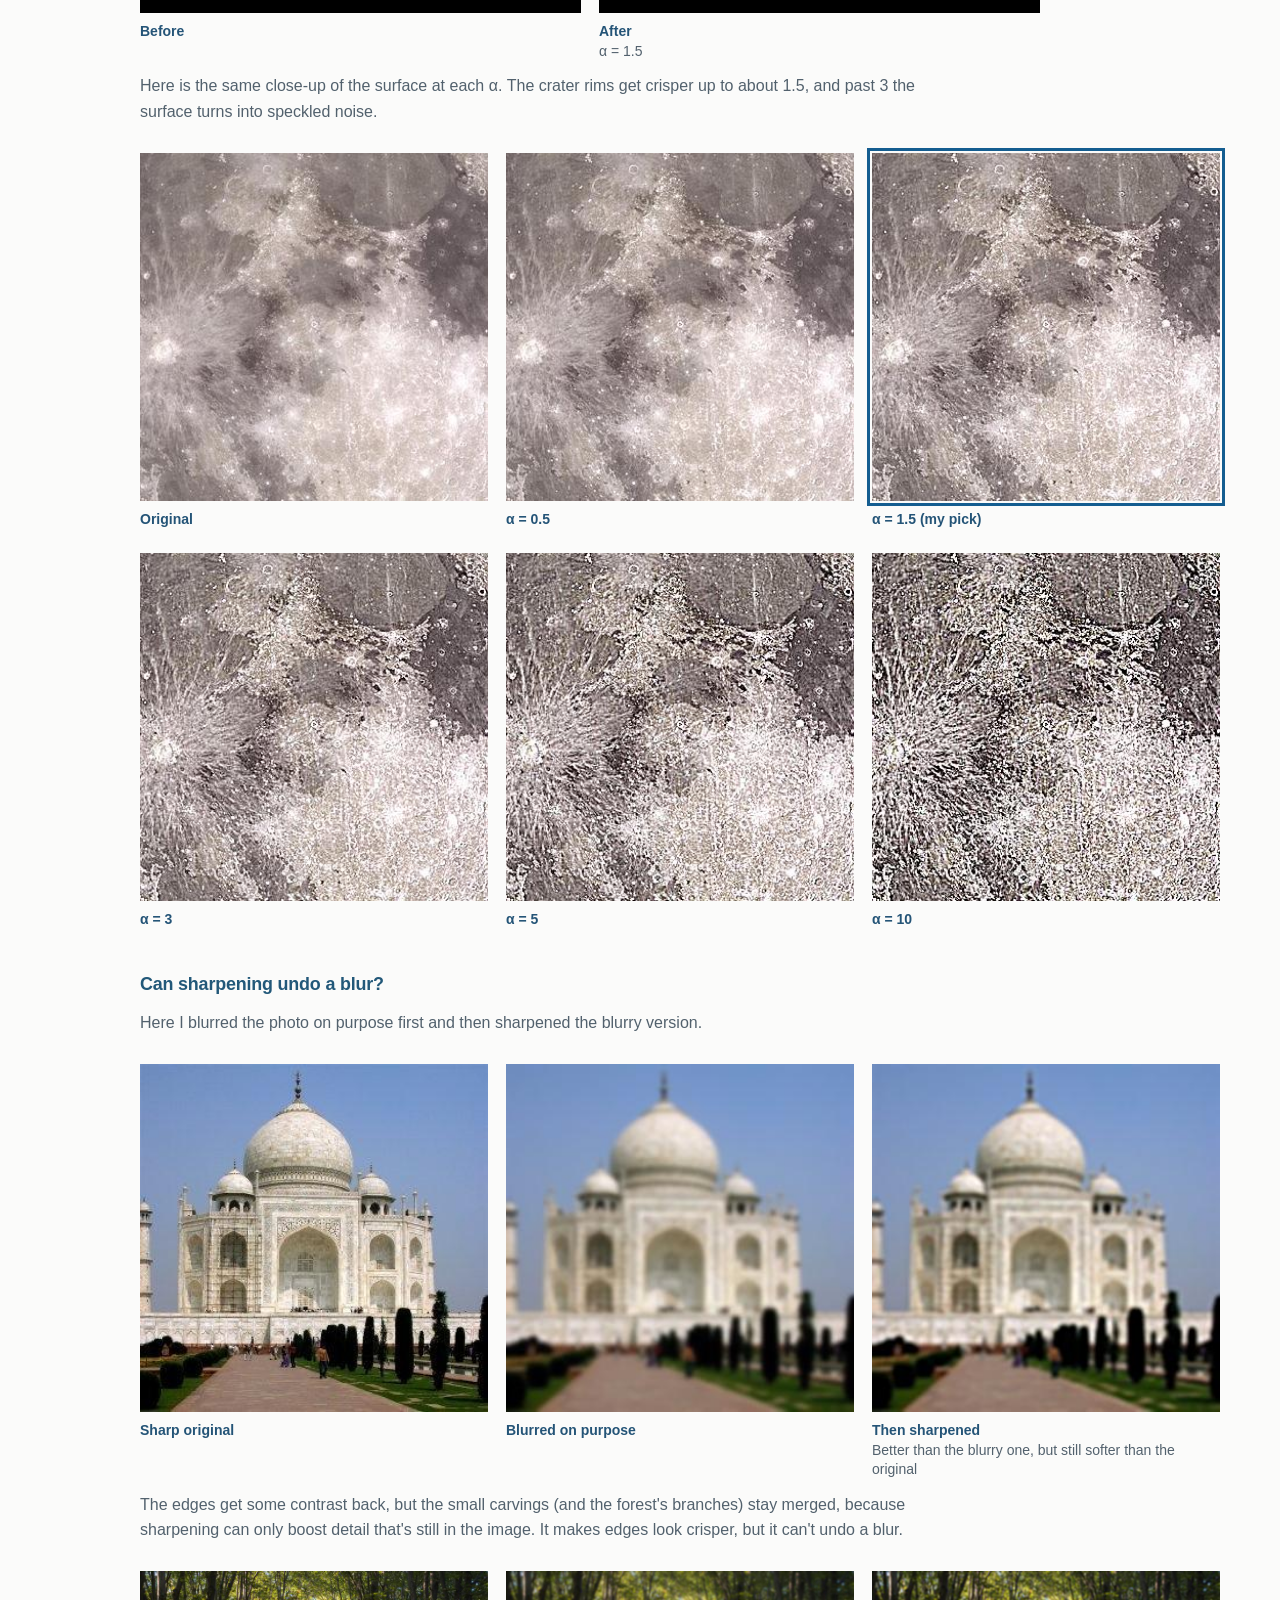
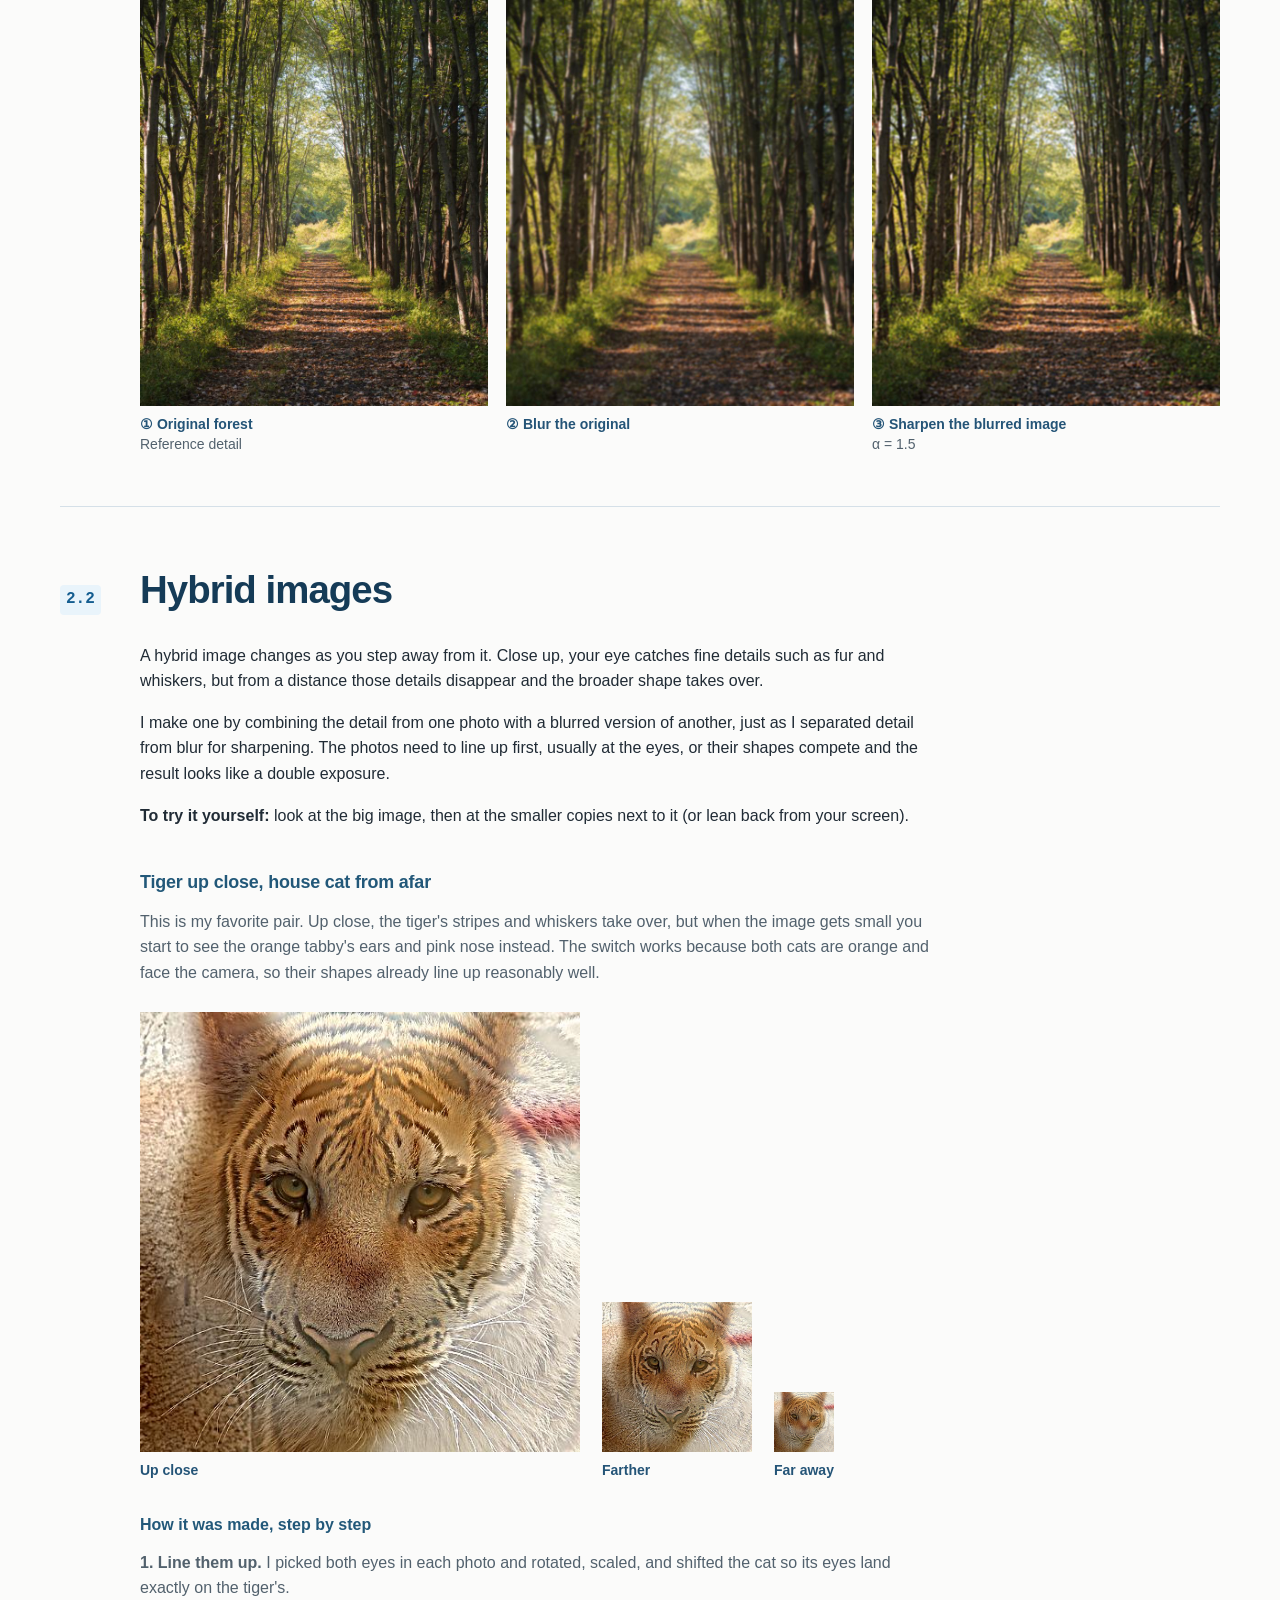
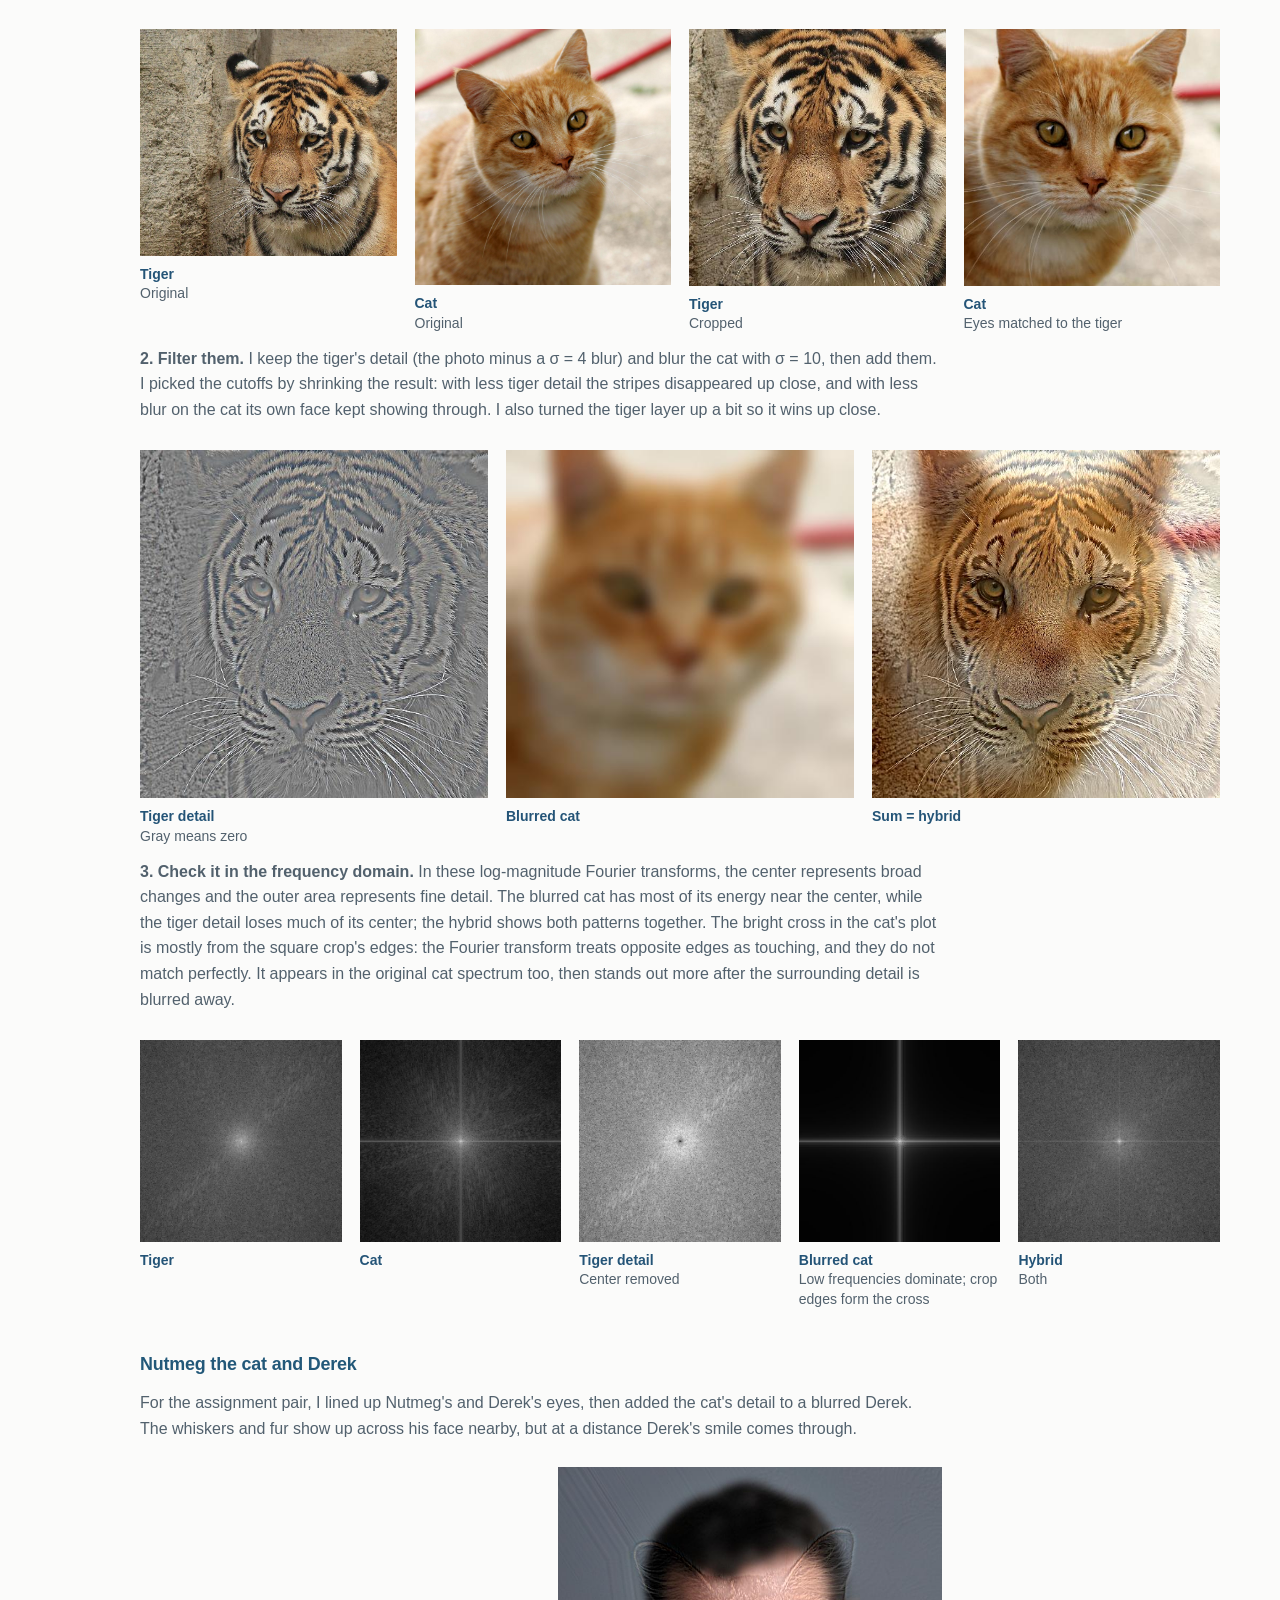
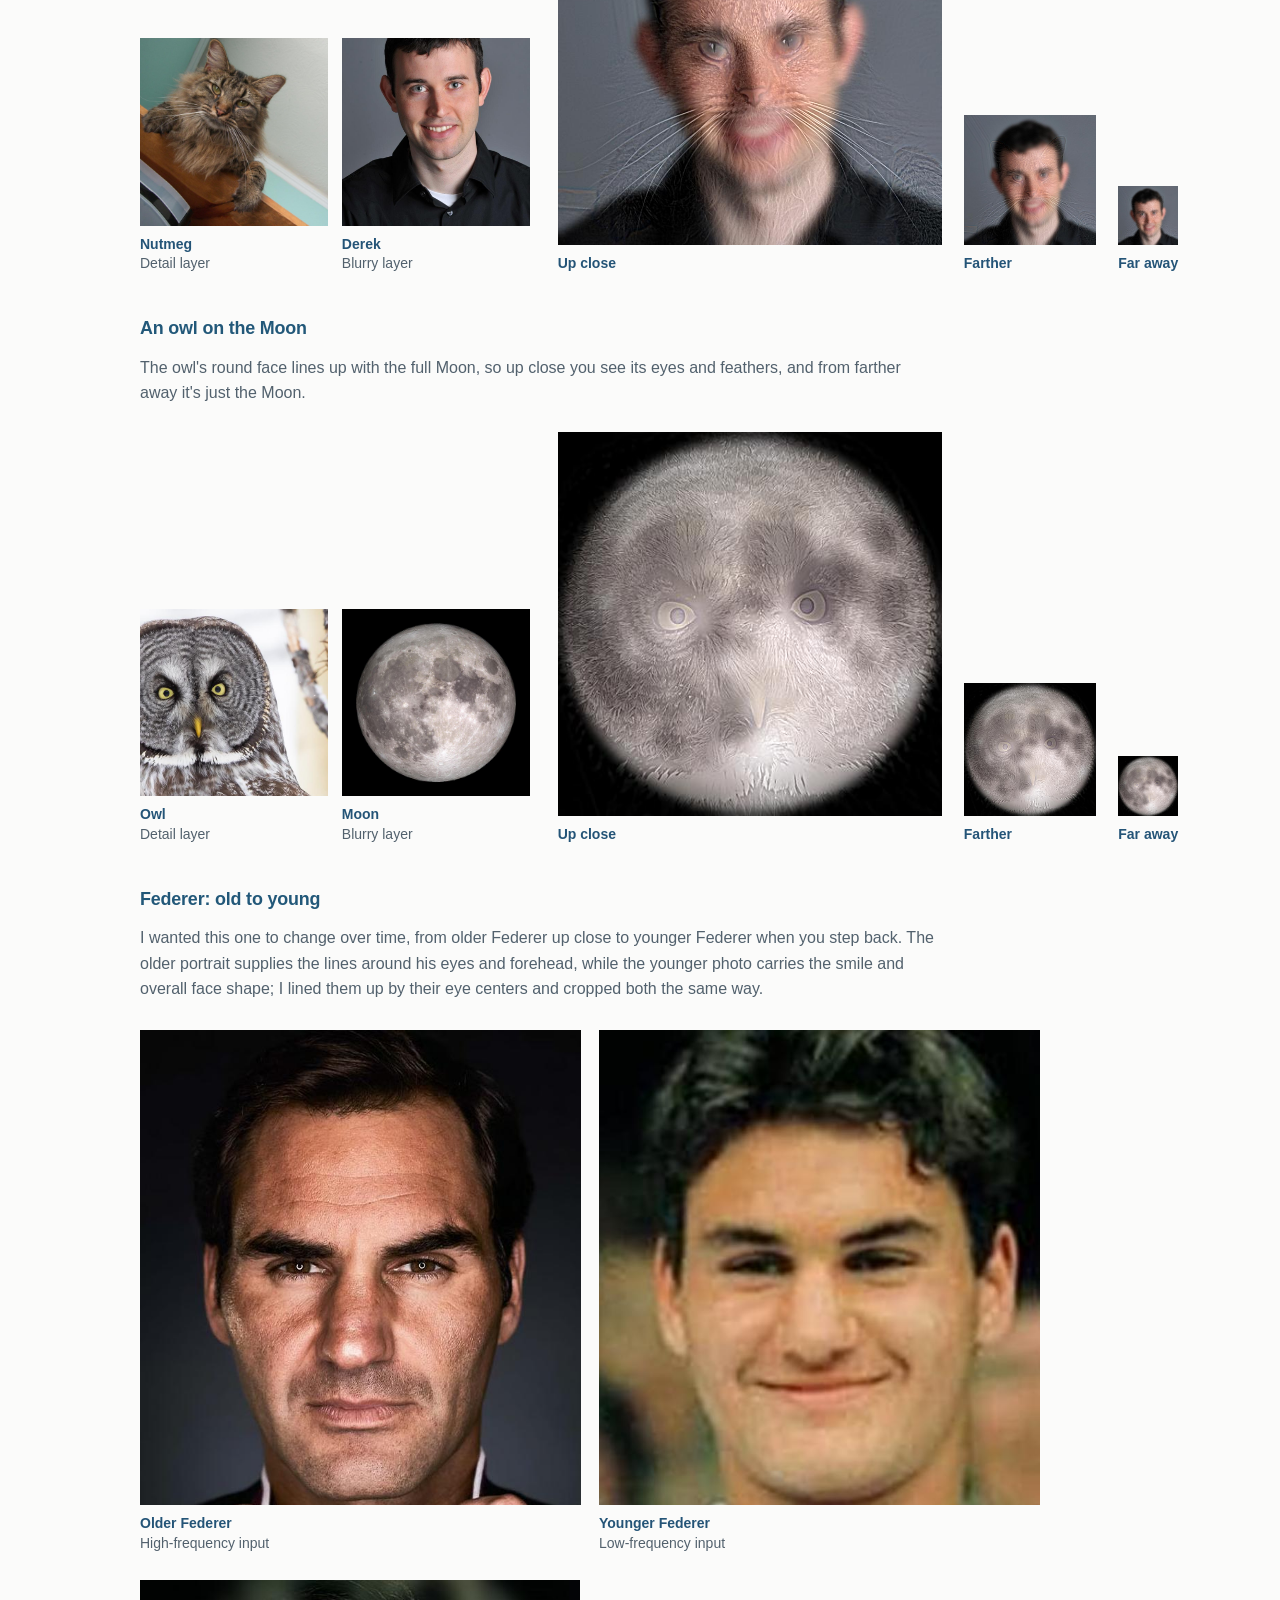
<file: docs/proj2/index.html>
<!doctype html>
<html lang="en">
<head>
  <meta charset="utf-8" />
  <meta name="viewport" content="width=device-width, initial-scale=1" />
  <meta name="description" content="CS180 Project 2: filters, frequencies, hybrid images, and multiresolution blending." />
  <title>Fun with Filters and Frequencies | CS180</title>
  <link rel="icon" href="../favicon.png" />
  <link rel="stylesheet" href="style.css" />
</head>
<body>
  <header class="site-header">
    <a class="brand" href="../">CS180</a>
    <nav><a href="../">Projects</a><a class="active" href="./">proj2</a></nav>
  </header>

  <main>
    <p class="eyebrow">Kevin Chu · Fall 2026</p>
    <h1>Fun with Filters and Frequencies</h1>

    <nav class="contents" aria-label="Project sections">
      <a href="#part-1-1">1.1 Convolution</a><a href="#part-1-2">1.2 Edges</a>
      <a href="#part-1-3">1.3 Smoother edges</a><a href="#part-2-1">2.1 Sharpening</a>
      <a href="#part-2-2">2.2 Hybrid images</a><a href="#part-2-3">2.3 Stacks</a>
      <a href="#part-2-4">2.4 Blending</a>
    </nav>

    <!-- ===================== 1.1 ===================== -->
    <section id="part-1-1">
      <div class="section-heading"><span>1.1</span><h2>Convolution from scratch</h2></div>
      <div class="prose">
        <p>Almost everything in this project starts with convolution: I slide a small filter over an image, multiply it by the pixels underneath, and use the sum as the new pixel value. I flip the filter before doing that; leaving it as-is would give cross-correlation instead.</p>
        <p>I wrote two versions to see what the loops cost. One uses four loops, with two for the output pixels and two for the filter, while the other lets NumPy handle the filter-sized patch inside the two outer loops.</p>
      </div>
      <div class="code-grid">
        <div><h3>Four loops</h3><pre><code>def convolve_four_loops(image, filter, mode='same'):
    flipped_filter = np.flip(np.flip(filter, axis=0), axis=1)
    image_h, image_w = image.shape
    fh, fw = flipped_filter.shape

    if mode == 'same':
        pad_top = fh // 2
        pad_bottom = (fh - 1) // 2
        pad_left = fw // 2
        pad_right = (fw - 1) // 2

    elif mode == 'full':
        pad_top = pad_bottom = fh - 1
        pad_left = pad_right = fw - 1

    else:
        raise ValueError("mode must be 'same' or 'full'")

    padded = np.pad(
        image,
        ((pad_top, pad_bottom), (pad_left, pad_right)),
        mode='constant'
    )

    output_h = padded.shape[0] - (fh - 1)
    output_w = padded.shape[1] - (fw - 1)
    output = np.zeros((output_h, output_w))

    for i in range(output_h):
        for j in range(output_w):
            for fi in range(fh):
                for fj in range(fw):
                    output[i, j] += (
                        padded[i + fi, j + fj]
                        * flipped_filter[fi, fj]
                    )

    return output</code></pre></div>
        <div><h3>Two loops</h3><pre><code>def convolve_two_loops(image, filter, mode = 'same'):
    flipped_filter = np.flip(np.flip(filter, axis=0), axis=1)
    image_h, image_w = image.shape
    fh, fw = flipped_filter.shape

    if mode == 'same':
        pad_top = fh // 2
        pad_bottom = (fh - 1) // 2
        pad_left = fw // 2
        pad_right = (fw - 1) // 2

    elif mode == 'full':
        pad_top = pad_bottom = fh - 1
        pad_left = pad_right = fw - 1

    else:
        raise ValueError("mode must be 'same' or 'full'")

    padded = np.pad(
        image,
        ((pad_top, pad_bottom), (pad_left, pad_right)),
        mode='constant'
    )

    output_h = padded.shape[0] - (fh - 1)
    output_w = padded.shape[1] - (fw - 1)
    output = np.zeros((output_h, output_w))

    for i in range(output_h):
        for j in range(output_w):
            patch = padded[i:i+fh, j:j+fw]
            output[i, j] = np.sum(patch * flipped_filter)

    return output</code></pre></div>
      </div>
      <h3>What happens at the border?</h3>
      <div class="prose">
        <p>Pixels near the edge don't have a full neighborhood, so I surround the image with zeros before sliding the filter over it. With <code>same</code> padding, the output stays the size of the input; <code>full</code> padding keeps every position where the filter touches the image, so the output ends up a little bigger than the input. The zero-filled border can darken the result slightly because those added black pixels count toward the average.</p>
      </div>
      <h3>How fast is it?</h3>
      <div class="prose">
        <p>I timed one run of each version with a 9 × 9 box filter on a 50 × 50 crop. All three give the same answer (checked with <code>np.allclose</code>).</p>
      </div>
      <div class="table-wrap">
        <table class="parameter-table small-table">
          <thead><tr><th>Version</th><th>Time</th></tr></thead>
          <tbody>
            <tr><td>Four loops</td><td>0.0622 s</td></tr>
            <tr><td>Two loops</td><td>0.0068 s (about 9× faster)</td></tr>
            <tr><td><code>scipy.signal.convolve2d</code></td><td>0.0003 s (about 200× faster)</td></tr>
          </tbody>
        </table>
      </div>
      <p class="intro">Letting NumPy handle the inner loops helps a lot, and SciPy is faster still.</p>
      <h3>Trying it on a photo of me</h3>
      <p class="intro">I ran three filters on a grayscale photo of myself. The box filter is a 9 × 9 grid of 1/81, so every pixel becomes the average of its neighborhood, which blurs. The difference filters, D<sub>x</sub> = [1, 0, −1] and its vertical version D<sub>y</sub>, subtract neighboring pixels. They stay near gray where nothing changes and light up at edges.</p>
      <div class="gallery four">
        <figure><img src="assets/personal_original.jpg" alt="Grayscale photo of Kevin" /><figcaption><b>Original</b></figcaption></figure>
        <figure><img src="assets/box_filter_same.jpg" alt="Photo blurred with a 9 by 9 box filter" /><figcaption><b>9 × 9 box filter</b><span>Blurred</span></figcaption></figure>
        <figure><img src="assets/dx.jpg" alt="Photo filtered with Dx" /><figcaption><b>D<sub>x</sub></b><span>Lights up vertical edges</span></figcaption></figure>
        <figure><img src="assets/dy.jpg" alt="Photo filtered with Dy" /><figcaption><b>D<sub>y</sub></b><span>Lights up horizontal edges</span></figcaption></figure>
      </div>
    </section>

    <!-- ===================== 1.2 ===================== -->
    <section id="part-1-2">
      <div class="section-heading"><span>1.2</span><h2>Finding edges</h2></div>
      <div class="prose">
        <p>Now the goal is an actual edge map of the cameraman: white where there's an edge, black everywhere else. It takes three steps.</p>
      </div>
      <h3>Step 1: take the derivative in each direction</h3>
      <p class="intro">Same D<sub>x</sub> and D<sub>y</sub> as above. Gray means no change, and bright or dark means the brightness jumps.</p>
      <div class="gallery three">
        <figure><img src="assets/cameraman.jpg" alt="Original cameraman photo" /><figcaption><b>Original</b></figcaption></figure>
        <figure><img src="assets/cameraman_dx.jpg" alt="Cameraman x derivative" /><figcaption><b>D<sub>x</sub></b><span>Tripod legs and coat edges</span></figcaption></figure>
        <figure><img src="assets/cameraman_dy.jpg" alt="Cameraman y derivative" /><figcaption><b>D<sub>y</sub></b><span>Top of the camera and the background buildings</span></figcaption></figure>
      </div>
      <h3>Step 2: combine them into one "edge strength" image</h3>
      <p class="intro">Each derivative only catches one direction, so I combine them with <span class="formula">√(D<sub>x</sub>² + D<sub>y</sub>²)</span>. That's the gradient magnitude, and it's bright wherever the image changes quickly in any direction.</p>
      <div class="gallery narrow">
        <figure><img src="assets/cameraman_gradient.jpg" alt="Cameraman gradient magnitude" /><figcaption><b>Gradient magnitude</b></figcaption></figure>
      </div>
      <h3>Step 3: pick a threshold</h3>
      <p class="intro">I turn the gradient into an edge map by marking anything above a threshold white. At 0.10 the grass overwhelms the picture, while 0.50 breaks up the tripod; 0.28 keeps the cameraman and camera fairly connected without showing quite so much grass. A few specks remain, which is why I try blurring first in 1.3.</p>
      <div class="gallery three">
        <figure><img src="assets/edges_0.1.png" alt="Edges at threshold 0.10" /><figcaption><b>0.10</b><span>Too low. The grass is all noise.</span></figcaption></figure>
        <figure class="pick"><img src="assets/edges_0.28.png" alt="Edges at threshold 0.28" /><figcaption><b>0.28 (my pick)</b><span>Clean outline, a little grass left</span></figcaption></figure>
        <figure><img src="assets/edges_0.5.png" alt="Edges at threshold 0.50" /><figcaption><b>0.50</b><span>Too high. The tripod falls apart.</span></figcaption></figure>
      </div>
    </section>

    <!-- ===================== 1.3 ===================== -->
    <section id="part-1-3">
      <div class="section-heading"><span>1.3</span><h2>Smoother edges with a Gaussian</h2></div>
      <div class="prose">
        <p>The derivative picks up tiny changes in the grass along with the edges I actually want, so I blur the image first to quiet those changes while keeping the larger outlines. I used a 9 × 9 Gaussian with σ = 2, built from <code>cv2.getGaussianKernel</code> and an outer product.</p>
      </div>
      <h3>Blur first, then find edges</h3>
      <p class="intro">Same steps as 1.2, same 0.28 threshold. The only difference is the blur at the start.</p>
      <div class="gallery three">
        <figure><img src="assets/cameraman_blurred.jpg" alt="Blurred cameraman" /><figcaption><b>Blurred</b></figcaption></figure>
        <figure><img src="assets/blurred_gradient.jpg" alt="Gradient magnitude of blurred cameraman" /><figcaption><b>Gradient magnitude</b></figcaption></figure>
        <figure><img src="assets/blurred_edges.png" alt="Edges of blurred cameraman" /><figcaption><b>Edges</b></figcaption></figure>
      </div>
      <h3>Before and after</h3>
      <div class="gallery two compare">
        <figure><img src="assets/edges_0.28.png" alt="Edges without blur" /><figcaption><b>No blur (1.2)</b><span>Specks all over the grass</span></figcaption></figure>
        <figure><img src="assets/blurred_edges.png" alt="Edges with blur" /><figcaption><b>Blur first (1.3)</b><span>The grass is gone and the lines are smoother</span></figcaption></figure>
      </div>
      <p class="intro">The grass is much quieter after blurring, although the outlines get a little thicker as each edge spreads across a few pixels.</p>
      <h3>A shortcut: one filter instead of two</h3>
      <p class="intro">Convolution is associative, which means blurring and then taking the derivative is the same as convolving the Gaussian with D<sub>x</sub> first and then running that one combined filter over the image. These combined filters are called derivative of Gaussian (DoG) filters. In the pictures below, gray is zero, light is positive, and dark is negative.</p>
      <div class="gallery three kernels">
        <figure><img src="assets/gaussian_filter.png" alt="Gaussian filter" /><figcaption><b>Gaussian</b></figcaption></figure>
        <figure><img src="assets/dog_x_filter.png" alt="Derivative of Gaussian in x" /><figcaption><b>DoG x</b><span>Gaussian ∗ D<sub>x</sub></span></figcaption></figure>
        <figure><img src="assets/dog_y_filter.png" alt="Derivative of Gaussian in y" /><figcaption><b>DoG y</b><span>Gaussian ∗ D<sub>y</sub></span></figcaption></figure>
      </div>
      <div class="gallery two compare">
        <figure><img src="assets/dog_gradient.jpg" alt="Gradient magnitude with DoG filters" /><figcaption><b>DoG gradient magnitude</b></figcaption></figure>
        <figure><img src="assets/dog_edges.png" alt="Edges with DoG filters" /><figcaption><b>DoG edges</b><span>Identical to "blur first", pixel for pixel</span></figcaption></figure>
      </div>
      <p class="intro">The combined filter gives the same result with one convolution per direction instead of two, which saves computation.</p>
    </section>

    <!-- ===================== 2.1 ===================== -->
    <section id="part-2-1">
      <div class="section-heading"><span>2.1</span><h2>Sharpening</h2></div>
      <div class="prose">
        <p>Here's the result first. The right side has crisper windows and carvings.</p>
      </div>
      <div class="gallery two compare">
        <figure><img src="assets/taj_original.jpg" alt="Original Taj Mahal" /><figcaption><b>Before</b></figcaption></figure>
        <figure><img src="assets/taj_sharpened_alpha_1.5.jpg" alt="Sharpened Taj Mahal" /><figcaption><b>After</b><span>Sharpened with α = 1.5</span></figcaption></figure>
      </div>
      <h3>How it works</h3>
      <p class="intro">Blurring leaves the broad shapes and lighting but removes fine detail. If I subtract that blur from the original, I get the detail layer, which I can add back to make edges look sharper: <span class="formula">sharp = image + α · (image − blur)</span>. The α value controls how strongly that detail shows up.</p>
      <div class="gallery three steps">
        <figure><img src="assets/taj_blurred.jpg" alt="Blurred Taj Mahal" /><figcaption><b>① Blur it</b><span>Gaussian, σ = 2</span></figcaption></figure>
        <figure><img src="assets/taj_high_frequency.jpg" alt="Detail layer of the Taj Mahal" /><figcaption><b>② Original minus blur</b><span>Only edges and texture are left (gray means zero)</span></figcaption></figure>
        <figure><img src="assets/taj_sharpened_alpha_1.5.jpg" alt="Sharpened Taj Mahal" /><figcaption><b>③ Add α × detail back</b><span>α = 1.5</span></figcaption></figure>
      </div>
      <p class="intro">That is the easiest way to picture the process, though the code combines it into one filter, <span class="formula">(1 + α) · impulse − α · Gaussian</span>, before convolving with the image.</p>
      <h3>How much is too much?</h3>
      <p class="intro">As α goes up, the windows and carvings stand out more, but at 3 the bright halos around the dome and trees start looking unnatural, and at 5 and 10 the whole image turns into harsh outlines and noise.</p>
      <div class="gallery five">
        <figure><img src="assets/taj_sharpened_alpha_0.5.jpg" alt="Taj sharpened with alpha 0.5" /><figcaption><b>α = 0.5</b><span>Subtle</span></figcaption></figure>
        <figure class="pick"><img src="assets/taj_sharpened_alpha_1.5.jpg" alt="Taj sharpened with alpha 1.5" /><figcaption><b>α = 1.5 (my pick)</b><span>Crisp, still natural</span></figcaption></figure>
        <figure><img src="assets/taj_sharpened_alpha_3.jpg" alt="Taj sharpened with alpha 3" /><figcaption><b>α = 3</b><span>Halos around the dome</span></figcaption></figure>
        <figure><img src="assets/taj_sharpened_alpha_5.jpg" alt="Taj sharpened with alpha 5" /><figcaption><b>α = 5</b><span>Exaggerated</span></figcaption></figure>
        <figure><img src="assets/taj_sharpened_alpha_10.jpg" alt="Taj sharpened with alpha 10" /><figcaption><b>α = 10</b><span>Way too much</span></figcaption></figure>
      </div>
      <h3 id="moon-sharpening">My own example: the Moon</h3>
      <p class="intro">The Moon photo was a little soft, so sharpening brings out the craters.</p>
      <div class="gallery two compare">
        <figure><img src="assets/moon_original.jpg" alt="Original Moon" /><figcaption><b>Before</b></figcaption></figure>
        <figure><img src="assets/moon_sharpened_alpha_1.5.jpg" alt="Sharpened Moon" /><figcaption><b>After</b><span>α = 1.5</span></figcaption></figure>
      </div>
      <p class="intro">Here is the same close-up of the surface at each α. The crater rims get crisper up to about 1.5, and past 3 the surface turns into speckled noise.</p>
      <div class="gallery three">
        <figure><img src="assets/moon_zoom_original.jpg" alt="Lunar close-up, original" /><figcaption><b>Original</b></figcaption></figure>
        <figure><img src="assets/moon_zoom_alpha_0.5.jpg" alt="Lunar close-up, alpha 0.5" /><figcaption><b>α = 0.5</b></figcaption></figure>
        <figure class="pick"><img src="assets/moon_zoom_alpha_1.5.jpg" alt="Lunar close-up, alpha 1.5" /><figcaption><b>α = 1.5 (my pick)</b></figcaption></figure>
        <figure><img src="assets/moon_zoom_alpha_3.jpg" alt="Lunar close-up, alpha 3" /><figcaption><b>α = 3</b></figcaption></figure>
        <figure><img src="assets/moon_zoom_alpha_5.jpg" alt="Lunar close-up, alpha 5" /><figcaption><b>α = 5</b></figcaption></figure>
        <figure><img src="assets/moon_zoom_alpha_10.jpg" alt="Lunar close-up, alpha 10" /><figcaption><b>α = 10</b></figcaption></figure>
      </div>
      <h3 id="blur-recovery">Can sharpening undo a blur?</h3>
      <p class="intro">Here I blurred the photo on purpose first and then sharpened the blurry version.</p>
      <div class="gallery three">
        <figure><img src="assets/taj_original.jpg" alt="Sharp original Taj" /><figcaption><b>Sharp original</b></figcaption></figure>
        <figure><img src="assets/taj_blurred.jpg" alt="Blurred Taj" /><figcaption><b>Blurred on purpose</b></figcaption></figure>
        <figure><img src="assets/taj_blurred_then_resharpened.jpg" alt="Blurred then sharpened Taj" /><figcaption><b>Then sharpened</b><span>Better than the blurry one, but still softer than the original</span></figcaption></figure>
      </div>
      <p class="intro">The edges get some contrast back, but the small carvings (and the forest's branches) stay merged, because sharpening can only boost detail that's still in the image. It makes edges look crisper, but it can't undo a blur.</p>
      <div class="gallery three">
        <figure><img src="assets/forest_original.jpg" alt="Original forest path with detailed leaves and tree bark" /><figcaption><b>① Original forest</b><span>Reference detail</span></figcaption></figure>
        <figure><img src="assets/forest_blurred.jpg" alt="Forest deliberately blurred with a Gaussian" /><figcaption><b>② Blur the original</b></figcaption></figure>
        <figure><img src="assets/forest_blurred_then_resharpened.jpg" alt="Previously blurred forest sharpened with an unsharp mask" /><figcaption><b>③ Sharpen the blurred image</b><span>α = 1.5</span></figcaption></figure>
      </div>
    </section>

    <!-- ===================== 2.2 ===================== -->
    <section id="part-2-2">
      <div class="section-heading"><span>2.2</span><h2>Hybrid images</h2></div>
      <div class="prose">
        <p>A hybrid image changes as you step away from it. Close up, your eye catches fine details such as fur and whiskers, but from a distance those details disappear and the broader shape takes over.</p>
        <p>I make one by combining the detail from one photo with a blurred version of another, just as I separated detail from blur for sharpening. The photos need to line up first, usually at the eyes, or their shapes compete and the result looks like a double exposure.</p>
        <p><strong>To try it yourself:</strong> look at the big image, then at the smaller copies next to it (or lean back from your screen).</p>
      </div>

      <h3>Tiger up close, house cat from afar</h3>
      <p class="intro">This is my favorite pair. Up close, the tiger's stripes and whiskers take over, but when the image gets small you start to see the orange tabby's ears and pink nose instead. The switch works because both cats are orange and face the camera, so their shapes already line up reasonably well.</p>
      <div class="distance">
        <figure><img src="assets/tiger_cat_hybrid.jpg" alt="Tiger and cat hybrid, full size" /><figcaption><b>Up close</b></figcaption></figure>
        <figure><img src="assets/tiger_cat_hybrid.jpg" alt="Tiger and cat hybrid, medium size" /><figcaption><b>Farther</b></figcaption></figure>
        <figure><img src="assets/tiger_cat_hybrid.jpg" alt="Tiger and cat hybrid, small size" /><figcaption><b>Far away</b></figcaption></figure>
      </div>

      <h4>How it was made, step by step</h4>
      <p class="intro"><b>1. Line them up.</b> I picked both eyes in each photo and rotated, scaled, and shifted the cat so its eyes land exactly on the tiger's.</p>
      <div class="gallery four">
        <figure><img src="assets/tiger_cat_high_original.jpg" alt="Original tiger photo" /><figcaption><b>Tiger</b><span>Original</span></figcaption></figure>
        <figure><img src="assets/tiger_cat_low_original.jpg" alt="Original cat photo" /><figcaption><b>Cat</b><span>Original</span></figcaption></figure>
        <figure><img src="assets/tiger_cat_high_aligned.jpg" alt="Aligned tiger" /><figcaption><b>Tiger</b><span>Cropped</span></figcaption></figure>
        <figure><img src="assets/tiger_cat_low_aligned.jpg" alt="Cat aligned to the tiger" /><figcaption><b>Cat</b><span>Eyes matched to the tiger</span></figcaption></figure>
      </div>
      <p class="intro"><b>2. Filter them.</b> I keep the tiger's detail (the photo minus a σ = 4 blur) and blur the cat with σ = 10, then add them. I picked the cutoffs by shrinking the result: with less tiger detail the stripes disappeared up close, and with less blur on the cat its own face kept showing through. I also turned the tiger layer up a bit so it wins up close.</p>
      <div class="gallery three">
        <figure><img src="assets/tiger_cat_high_frequency.jpg" alt="Tiger fine detail layer" /><figcaption><b>Tiger detail</b><span>Gray means zero</span></figcaption></figure>
        <figure><img src="assets/tiger_cat_low_frequency.jpg" alt="Blurred cat" /><figcaption><b>Blurred cat</b></figcaption></figure>
        <figure><img src="assets/tiger_cat_hybrid.jpg" alt="Tiger and cat hybrid" /><figcaption><b>Sum = hybrid</b></figcaption></figure>
      </div>
      <p class="intro"><b>3. Check it in the frequency domain.</b> In these log-magnitude Fourier transforms, the center represents broad changes and the outer area represents fine detail. The blurred cat has most of its energy near the center, while the tiger detail loses much of its center; the hybrid shows both patterns together. The bright cross in the cat's plot is mostly from the square crop's edges: the Fourier transform treats opposite edges as touching, and they do not match perfectly. It appears in the original cat spectrum too, then stands out more after the surrounding detail is blurred away.</p>
      <div class="gallery five spectra">
        <figure><img src="assets/tiger_cat_high_original_fft.jpg" alt="Fourier transform of tiger" /><figcaption><b>Tiger</b></figcaption></figure>
        <figure><img src="assets/tiger_cat_low_original_fft.jpg" alt="Fourier transform of cat" /><figcaption><b>Cat</b></figcaption></figure>
        <figure><img src="assets/tiger_cat_high_frequency_fft.jpg" alt="Fourier transform of tiger detail" /><figcaption><b>Tiger detail</b><span>Center removed</span></figcaption></figure>
        <figure><img src="assets/tiger_cat_low_frequency_fft.jpg" alt="Fourier transform of blurred cat with bright cross from crop boundaries" /><figcaption><b>Blurred cat</b><span>Low frequencies dominate; crop edges form the cross</span></figcaption></figure>
        <figure><img src="assets/tiger_cat_hybrid_fft.jpg" alt="Fourier transform of hybrid" /><figcaption><b>Hybrid</b><span>Both</span></figcaption></figure>
      </div>

      <h3>Nutmeg the cat and Derek</h3>
      <p class="intro">For the assignment pair, I lined up Nutmeg's and Derek's eyes, then added the cat's detail to a blurred Derek. The whiskers and fur show up across his face nearby, but at a distance Derek's smile comes through.</p>
      <div class="pair-row">
        <div class="inputs">
          <figure><img src="assets/derek_nutmeg_high_original.jpg" alt="Nutmeg the cat" /><figcaption><b>Nutmeg</b><span>Detail layer</span></figcaption></figure>
          <figure><img src="assets/derek_nutmeg_low_original.jpg" alt="Derek" /><figcaption><b>Derek</b><span>Blurry layer</span></figcaption></figure>
        </div>
        <div class="distance">
          <figure><img src="assets/derek_nutmeg_hybrid.jpg" alt="Nutmeg and Derek hybrid, full size" /><figcaption><b>Up close</b></figcaption></figure>
          <figure><img src="assets/derek_nutmeg_hybrid.jpg" alt="Nutmeg and Derek hybrid, medium" /><figcaption><b>Farther</b></figcaption></figure>
          <figure><img src="assets/derek_nutmeg_hybrid.jpg" alt="Nutmeg and Derek hybrid, small" /><figcaption><b>Far away</b></figcaption></figure>
        </div>
      </div>

      <h3>An owl on the Moon</h3>
      <p class="intro">The owl's round face lines up with the full Moon, so up close you see its eyes and feathers, and from farther away it's just the Moon.</p>
      <div class="pair-row">
        <div class="inputs">
          <figure><img src="assets/owl_moon_high_original.jpg" alt="Great gray owl" /><figcaption><b>Owl</b><span>Detail layer</span></figcaption></figure>
          <figure><img src="assets/owl_moon_low_original.jpg" alt="Full Moon" /><figcaption><b>Moon</b><span>Blurry layer</span></figcaption></figure>
        </div>
        <div class="distance">
          <figure><img src="assets/owl_moon_hybrid.jpg" alt="Owl and Moon hybrid, full size" /><figcaption><b>Up close</b></figcaption></figure>
          <figure><img src="assets/owl_moon_hybrid.jpg" alt="Owl and Moon hybrid, medium" /><figcaption><b>Farther</b></figcaption></figure>
          <figure><img src="assets/owl_moon_hybrid.jpg" alt="Owl and Moon hybrid, small" /><figcaption><b>Far away</b></figcaption></figure>
        </div>
      </div>

      <h3>Federer: old to young</h3>
      <p class="intro">I wanted this one to change over time, from older Federer up close to younger Federer when you step back. The older portrait supplies the lines around his eyes and forehead, while the younger photo carries the smile and overall face shape; I lined them up by their eye centers and cropped both the same way.</p>
      <div class="gallery two compare">
        <figure><img src="assets/federer_older_input.jpg" alt="Aligned older Federer portrait" /><figcaption><b>Older Federer</b><span>High-frequency input</span></figcaption></figure>
        <figure><img src="assets/federer_younger_input.jpg" alt="Aligned younger Federer portrait" /><figcaption><b>Younger Federer</b><span>Low-frequency input</span></figcaption></figure>
      </div>
      <div class="distance">
        <figure><img src="assets/federer_old_to_young.jpg" alt="Federer old-to-young hybrid at large size" /><figcaption><b>Up close: older</b></figcaption></figure>
        <figure><img src="assets/federer_old_to_young.jpg" alt="Federer age hybrid at medium size" /><figcaption><b>Farther</b></figcaption></figure>
        <figure><img src="assets/federer_old_to_young.jpg" alt="Federer age hybrid at small size showing the younger face" /><figcaption><b>Far away: younger</b></figcaption></figure>
      </div>

      <h3>Failed example: frown to smile</h3>
      <p class="intro">I tried making a frown turn into a smile too, but these two expressions were too similar for a clear switch. The smile changes the mouth only a little, and that change nearly disappears in the blurred layer even when I turn up the frown's detail.</p>
      <div class="gallery one">
        <figure><img src="assets/expression_comparison.jpg" alt="Failed frown to smile hybrid with inputs and small views" /><figcaption><b>Frown (detail) + smile (blurry)</b></figcaption></figure>
      </div>
      <div class="gallery three">
        <figure><img src="assets/expression_gain_1.jpg" alt="Expression hybrid with detail weight one" /><figcaption><b>Detail weight 1</b></figcaption></figure>
        <figure><img src="assets/expression_gain_2.jpg" alt="Expression hybrid with detail weight two" /><figcaption><b>Detail weight 2</b></figcaption></figure>
        <figure><img src="assets/expression_gain_3.jpg" alt="Expression hybrid with detail weight three" /><figcaption><b>Detail weight 3</b></figcaption></figure>
      </div>
    </section>

    <!-- ===================== 2.3 ===================== -->
    <section id="part-2-3">
      <div class="section-heading"><span>2.3</span><h2>Gaussian and Laplacian stacks</h2></div>
      <div class="prose">
        <p>Hybrids use a simple split between blur and detail, but blending needs several layers so the seam can change with the size of the features around it.</p>
        <p><strong>Gaussian stack:</strong> I blur the image repeatedly, doubling σ at each level (2, 4, 8, ...). Every level keeps the original dimensions, which makes it a stack rather than a downsampled pyramid.</p>
        <p><strong>Laplacian stack:</strong> I subtract each Gaussian level from the one before it to see what detail that blur removed. The layers go from fine texture to broader color changes, with the blurriest image at the end; adding them back together reconstructs the original.</p>
      </div>
      <h3>Apple</h3>
      <p class="intro">Top row: Gaussian stack, blurrier going right. Bottom row: Laplacian stack, from fine detail (left) to broad color (right).</p>
      <div class="stack-grid">
        <figure><img src="assets/apple_gaussian_0.jpg" alt="Apple Gaussian 0" /><figcaption>G0 (original)</figcaption></figure><figure><img src="assets/apple_gaussian_1.jpg" alt="Apple Gaussian 1" /><figcaption>G1</figcaption></figure><figure><img src="assets/apple_gaussian_2.jpg" alt="Apple Gaussian 2" /><figcaption>G2</figcaption></figure><figure><img src="assets/apple_gaussian_3.jpg" alt="Apple Gaussian 3" /><figcaption>G3</figcaption></figure><figure><img src="assets/apple_gaussian_4.jpg" alt="Apple Gaussian 4" /><figcaption>G4</figcaption></figure><figure><img src="assets/apple_gaussian_5.jpg" alt="Apple Gaussian 5" /><figcaption>G5</figcaption></figure>
        <figure><img src="assets/apple_laplacian_0.jpg" alt="Apple Laplacian 0" /><figcaption>L0 = G0 − G1</figcaption></figure><figure><img src="assets/apple_laplacian_1.jpg" alt="Apple Laplacian 1" /><figcaption>L1</figcaption></figure><figure><img src="assets/apple_laplacian_2.jpg" alt="Apple Laplacian 2" /><figcaption>L2</figcaption></figure><figure><img src="assets/apple_laplacian_3.jpg" alt="Apple Laplacian 3" /><figcaption>L3</figcaption></figure><figure><img src="assets/apple_laplacian_4.jpg" alt="Apple Laplacian 4" /><figcaption>L4</figcaption></figure><figure><img src="assets/apple_laplacian_5.jpg" alt="Apple Laplacian 5" /><figcaption>L5 = G5</figcaption></figure>
      </div>
      <h3>Orange</h3>
      <div class="stack-grid">
        <figure><img src="assets/orange_gaussian_0.jpg" alt="Orange Gaussian 0" /><figcaption>G0 (original)</figcaption></figure><figure><img src="assets/orange_gaussian_1.jpg" alt="Orange Gaussian 1" /><figcaption>G1</figcaption></figure><figure><img src="assets/orange_gaussian_2.jpg" alt="Orange Gaussian 2" /><figcaption>G2</figcaption></figure><figure><img src="assets/orange_gaussian_3.jpg" alt="Orange Gaussian 3" /><figcaption>G3</figcaption></figure><figure><img src="assets/orange_gaussian_4.jpg" alt="Orange Gaussian 4" /><figcaption>G4</figcaption></figure><figure><img src="assets/orange_gaussian_5.jpg" alt="Orange Gaussian 5" /><figcaption>G5</figcaption></figure>
        <figure><img src="assets/orange_laplacian_0.jpg" alt="Orange Laplacian 0" /><figcaption>L0 = G0 − G1</figcaption></figure><figure><img src="assets/orange_laplacian_1.jpg" alt="Orange Laplacian 1" /><figcaption>L1</figcaption></figure><figure><img src="assets/orange_laplacian_2.jpg" alt="Orange Laplacian 2" /><figcaption>L2</figcaption></figure><figure><img src="assets/orange_laplacian_3.jpg" alt="Orange Laplacian 3" /><figcaption>L3</figcaption></figure><figure><img src="assets/orange_laplacian_4.jpg" alt="Orange Laplacian 4" /><figcaption>L4</figcaption></figure><figure><img src="assets/orange_laplacian_5.jpg" alt="Orange Laplacian 5" /><figcaption>L5 = G5</figcaption></figure>
      </div>

      <h3>Recreating Figure 3.42 from Szeliski</h3>
      <p class="intro">This figure follows the apple and orange through the blend. Each row shows one scale: the left column keeps the apple's contribution with a blurred mask, the middle keeps the orange's contribution with the opposite mask, and the right adds them together. In the bottom row, I add up every scale to get the final image.</p>
      <p class="intro">Notice that in the fine-detail row the switch from apple to orange happens right at the seam, while in the coarse row it fades across a wide strip.</p>
      <div class="band-chart three">
        <p class="corner"></p>
        <p class="col-h">Apple side</p>
        <p class="col-h">Orange side</p>
        <p class="col-h">Combined</p>
        <p class="row-h">Fine detail<br><span>Laplacian level 0</span></p>
        <figure><img src="assets/figure_3_42_a.jpg" alt="Masked apple, level 0" /><figcaption>(a)</figcaption></figure>
        <figure><img src="assets/figure_3_42_b.jpg" alt="Masked orange, level 0" /><figcaption>(b)</figcaption></figure>
        <figure><img src="assets/figure_3_42_c.jpg" alt="Combined, level 0" /><figcaption>(c)</figcaption></figure>
        <p class="row-h">Medium<br><span>Laplacian level 2</span></p>
        <figure><img src="assets/figure_3_42_d.jpg" alt="Masked apple, level 2" /><figcaption>(d)</figcaption></figure>
        <figure><img src="assets/figure_3_42_e.jpg" alt="Masked orange, level 2" /><figcaption>(e)</figcaption></figure>
        <figure><img src="assets/figure_3_42_f.jpg" alt="Combined, level 2" /><figcaption>(f)</figcaption></figure>
        <p class="row-h">Coarse<br><span>Laplacian level 4</span></p>
        <figure><img src="assets/figure_3_42_g.jpg" alt="Masked apple, level 4" /><figcaption>(g)</figcaption></figure>
        <figure><img src="assets/figure_3_42_h.jpg" alt="Masked orange, level 4" /><figcaption>(h)</figcaption></figure>
        <figure><img src="assets/figure_3_42_i.jpg" alt="Combined, level 4" /><figcaption>(i)</figcaption></figure>
        <p class="row-h">All levels<br><span>added together</span></p>
        <figure><img src="assets/figure_3_42_j.jpg" alt="Masked apple, all levels" /><figcaption>(j)</figcaption></figure>
        <figure><img src="assets/figure_3_42_k.jpg" alt="Masked orange, all levels" /><figcaption>(k)</figcaption></figure>
        <figure><img src="assets/figure_3_42_l.jpg" alt="Final oraple" /><figcaption>(l) the oraple</figcaption></figure>
      </div>
    </section>

    <!-- ===================== 2.4 ===================== -->
    <section id="part-2-4">
      <div class="section-heading"><span>2.4</span><h2>Multiresolution blending</h2></div>
      <div class="prose">
        <p>Now that I have a Laplacian stack for each image, blending them just means mixing the two stacks one level at a time. The mask gets its own Gaussian stack, so it stays sharp at the fine levels and gets blurrier at the coarse ones. That way small details like texture are basically hard-cut right at the seam, while colors and big shapes fade smoothly across a wide area. A plain hard cut would leave an obvious line, and blurring the whole seam by one amount would make the details look ghosted, so this gets the best of both.</p>
        <p>At each level I compute <span class="formula">blend<sub>k</sub> = mask<sub>k</sub> · A<sub>k</sub> + (1 − mask<sub>k</sub>) · B<sub>k</sub></span>, where A<sub>k</sub> and B<sub>k</sub> are level k of the two images' Laplacian stacks and mask<sub>k</sub> is level k of the mask's Gaussian stack (white keeps image A, black keeps image B). Then I add all the levels back up, which is exactly what Figure 3.42 shows step by step. Here's the oraple first, followed by my own blends.</p>
      </div>

      <h3>The oraple</h3>
      <div class="gallery four">
        <figure><img src="assets/oraple_image1.jpg" alt="Apple" /><figcaption><b>Apple</b></figcaption></figure>
        <figure><img src="assets/oraple_image2.jpg" alt="Orange" /><figcaption><b>Orange</b></figcaption></figure>
        <figure><img src="assets/oraple_mask.jpg" alt="Half and half mask" /><figcaption><b>Mask</b><span>White = apple</span></figcaption></figure>
        <figure><img src="assets/oraple.jpg" alt="Oraple" /><figcaption><b>Oraple</b></figcaption></figure>
      </div>

      <h3>Summer to winter at Crystal Lake</h3>
      <p class="intro">The same Colorado lake in summer and winter, blended down the middle. I kept the mask sharp for the fine details but let it spread out much wider at the coarse levels, so the sky and water colors fade across a wide band without the clouds and mountains getting blurry.</p>
      <div class="gallery three">
        <figure><img src="assets/seasons_image1.jpg" alt="Crystal Lake in summer" /><figcaption><b>Summer</b></figcaption></figure>
        <figure><img src="assets/seasons_image2.jpg" alt="Crystal Lake in winter" /><figcaption><b>Winter</b></figcaption></figure>
        <figure><img src="assets/seasons_mask.jpg" alt="Vertical mask" /><figcaption><b>Mask</b><span>White = summer</span></figcaption></figure>
      </div>
      <div class="gallery two compare">
        <figure><img src="assets/seasons_hard_cut.jpg" alt="Hard cut between summer and winter" /><figcaption><b>Hard cut</b></figcaption></figure>
        <figure><img src="assets/seasons.jpg" alt="Blended summer and winter lake" /><figcaption><b>Multiresolution blend</b></figcaption></figure>
      </div>

      <h3>Djokovic gives the side-eye</h3>
      <p class="intro">Djokovic checking his racket at the 2014 ATP Finals, with the Rock's raised-eyebrow face lined up on his and blended in with a mask I drew around Djokovic's face. I couldn't get the faces to line up perfectly though :(</p>
      <div class="gallery three">
        <figure><img src="assets/rock_djokovic_image2.jpg" alt="Djokovic checking his racket" /><figcaption><b>Djokovic</b></figcaption></figure>
        <figure><img src="assets/rock_djokovic_rock.jpg" alt="The Rock raising an eyebrow" /><figcaption><b>The Rock</b></figcaption></figure>
        <figure><img src="assets/rock_djokovic_mask.jpg" alt="Face-shaped mask" /><figcaption><b>Mask</b><span>White = the Rock</span></figcaption></figure>
      </div>
      <div class="gallery one compare-single">
        <figure><img src="assets/rock_djokovic.jpg" alt="Djokovic with the Rock's side-eye" /><figcaption><b>Result</b></figcaption></figure>
      </div>

      <h3>A galaxy in an eye</h3>
      <p class="intro">This is my favorite blend because the spiral arms of galaxy NGC 3147 (the curved bands of stars swirling out from its center) already look a little like the fibers in an iris. I used a mask shaped around the iris, cutting it off under the eyelid and leaving holes for the pupil and window reflection, so the eye keeps those familiar features while the galaxy fills the colored part.</p>
      <p class="intro">I scaled the galaxy so its center sits on the pupil and its spiral arms fill the iris. The mask is black over the pupil, but its blurry levels still let some of the galaxy's bright center leak in and turn the pupil brown, so I also made the galaxy black where the pupil is.</p>
      <div class="gallery three">
        <figure><img src="assets/galaxy_eye_galaxy.jpg" alt="Spiral galaxy NGC 3147" /><figcaption><b>Galaxy</b><span>NGC 3147</span></figcaption></figure>
        <figure><img src="assets/galaxy_eye_image2.jpg" alt="Close-up of a blue eye" /><figcaption><b>Eye</b></figcaption></figure>
        <figure><img src="assets/galaxy_eye_mask.jpg" alt="Iris-shaped mask" /><figcaption><b>Mask</b><span>White = galaxy</span></figcaption></figure>
      </div>
      <div class="gallery two compare">
        <figure><img src="assets/galaxy_eye_hard_cut.jpg" alt="Hard cut of the galaxy into the eye" /><figcaption><b>Hard cut</b><span>Looks pasted on. Note the flat edge under the eyelid.</span></figcaption></figure>
        <figure><img src="assets/galaxy_eye.jpg" alt="Galaxy blended into an eye" /><figcaption><b>Multiresolution blend</b><span>The eye's shading and the dark ring around the iris carry over</span></figcaption></figure>
      </div>
      <h4>Inside the galaxy eye blend</h4>
      <p class="intro">The layout follows Figure 3.42: fine galaxy texture stays within the iris in the top row, while the coarser rows carry more of the eye's shading. The bottom row adds the levels back together, showing what each side contributes to the final eye.</p>
      <div class="band-chart three">
        <p class="corner"></p>
        <p class="col-h">Galaxy side</p>
        <p class="col-h">Eye side</p>
        <p class="col-h">Combined</p>
        <p class="row-h">Fine detail<br><span>Laplacian level 0</span></p>
        <figure><img src="assets/galaxy_eye_process_a.jpg" alt="Masked galaxy, level 0" /></figure>
        <figure><img src="assets/galaxy_eye_process_b.jpg" alt="Masked eye, level 0" /></figure>
        <figure><img src="assets/galaxy_eye_process_c.jpg" alt="Combined, level 0" /></figure>
        <p class="row-h">Medium<br><span>Laplacian level 2</span></p>
        <figure><img src="assets/galaxy_eye_process_d.jpg" alt="Masked galaxy, level 2" /></figure>
        <figure><img src="assets/galaxy_eye_process_e.jpg" alt="Masked eye, level 2" /></figure>
        <figure><img src="assets/galaxy_eye_process_f.jpg" alt="Combined, level 2" /></figure>
        <p class="row-h">Coarse<br><span>Laplacian level 4</span></p>
        <figure><img src="assets/galaxy_eye_process_g.jpg" alt="Masked galaxy, level 4" /></figure>
        <figure><img src="assets/galaxy_eye_process_h.jpg" alt="Masked eye, level 4" /></figure>
        <figure><img src="assets/galaxy_eye_process_i.jpg" alt="Combined, level 4" /></figure>
        <p class="row-h">All levels<br><span>added together</span></p>
        <figure><img src="assets/galaxy_eye_process_j.jpg" alt="Masked galaxy, all levels" /></figure>
        <figure><img src="assets/galaxy_eye_process_k.jpg" alt="Masked eye, all levels" /></figure>
        <figure><img src="assets/galaxy_eye_process_l.jpg" alt="Final galaxy eye" /></figure>
      </div>
      <h3>Failed example: rose in space</h3>
      <p class="intro">This failed because the rose's black background leaks past the petals at the blurry levels, leaving a dark fringe, and a studio-lit rose never looks like it belongs in space.</p>
      <div class="gallery four">
        <figure><img src="assets/cosmic_rose_image1.jpg" alt="Red rose on black" /><figcaption><b>Rose</b></figcaption></figure>
        <figure><img src="assets/cosmic_rose_image2.jpg" alt="Spiral galaxy" /><figcaption><b>Galaxy</b></figcaption></figure>
        <figure><img src="assets/cosmic_rose_mask.jpg" alt="Rose-shaped mask" /><figcaption><b>Mask</b><span>White = rose</span></figcaption></figure>
        <figure><img src="assets/cosmic_rose.jpg" alt="Rose blended onto galaxy" /><figcaption><b>Blend</b></figcaption></figure>
      </div>
    </section>

    <section id="takeaway">
      <div class="section-heading"><span>★</span><h2>What I learned</h2></div>
      <div class="prose">
        <p>The part I found coolest is that you can treat different frequencies differently. In blending, the fine details switch over quickly while the colors and big shapes fade slowly, and hybrid images use the same idea with your eyes: up close you see the high frequencies, but from farther away the details blur out and only the low frequencies are left.</p>
        <p>I also learned that picking the right photos matters as much as the code. Most of my failed attempts had working code and a bad pair of images, and the ones I like most, like the tiger and the cat, work because the two photos already have a similar shape and color to begin with.</p>
      </div>
    </section>
  </main>
</body>
</html>
</file>
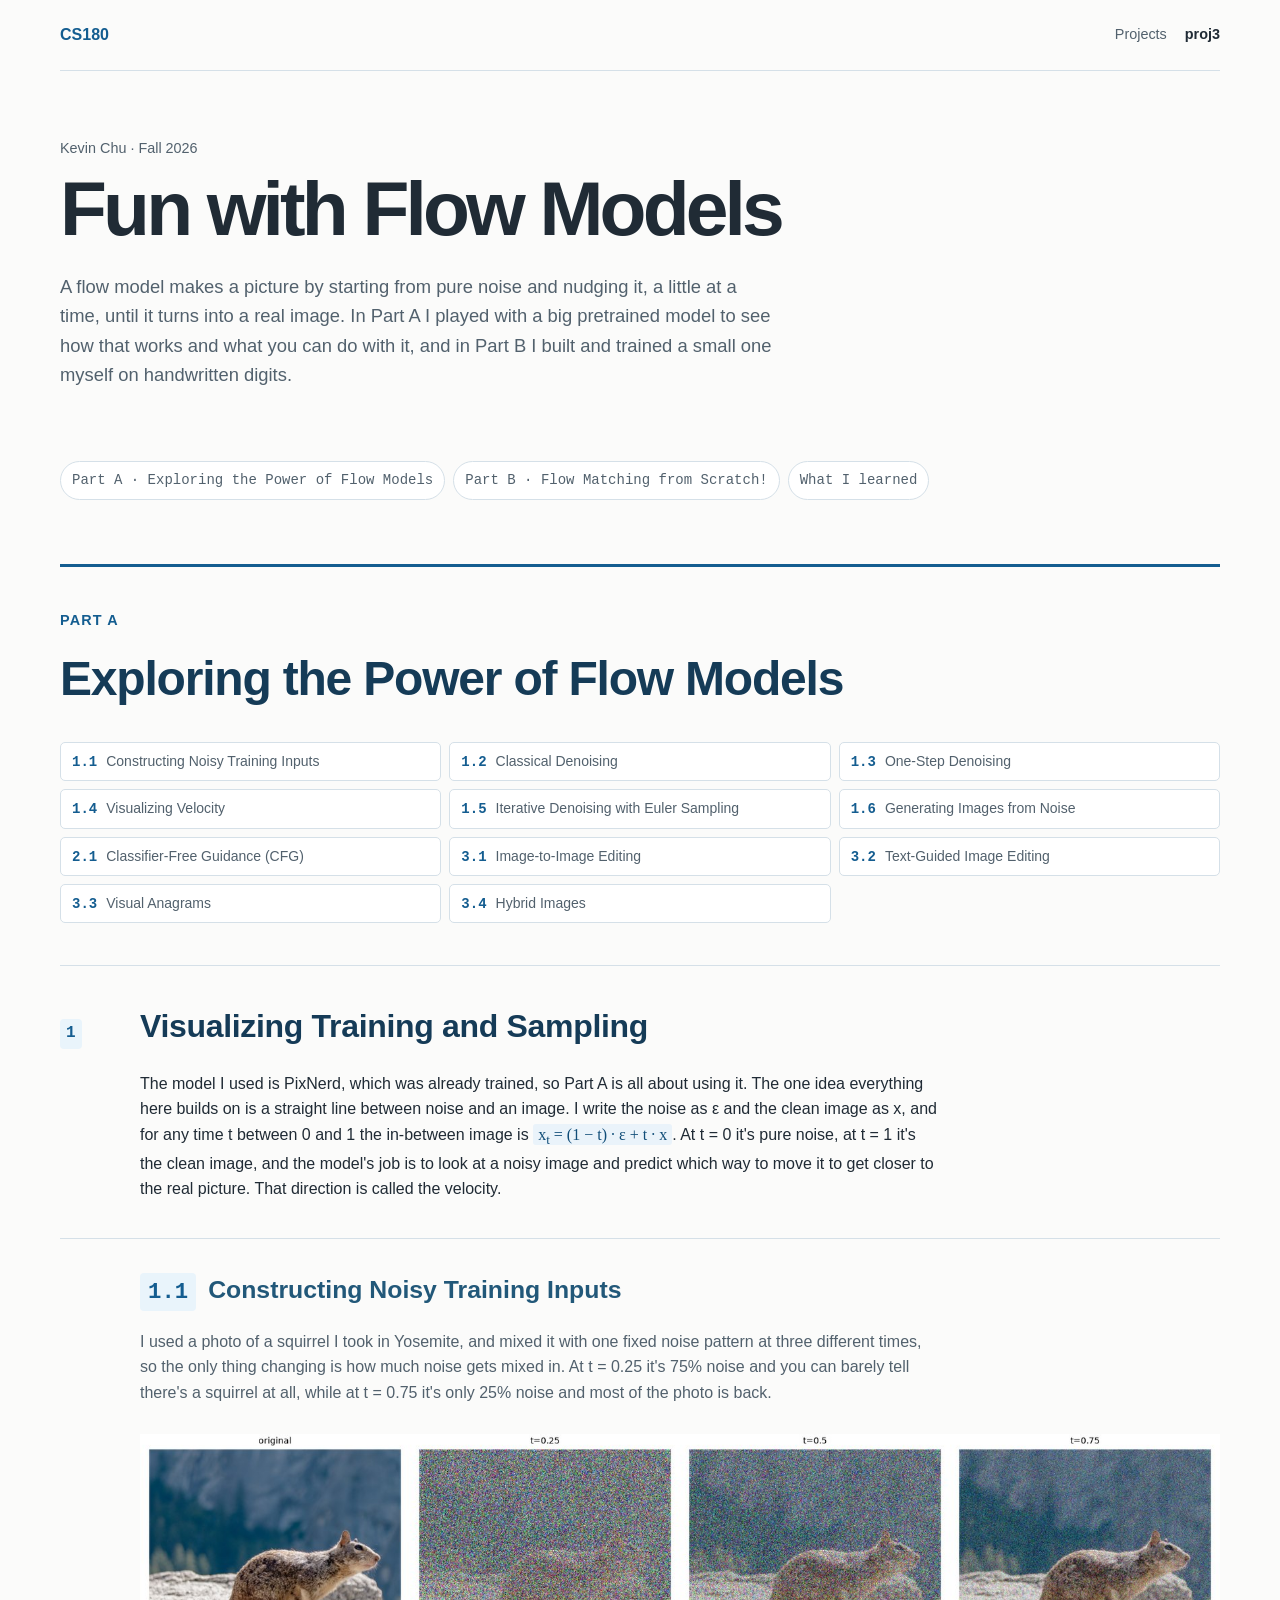
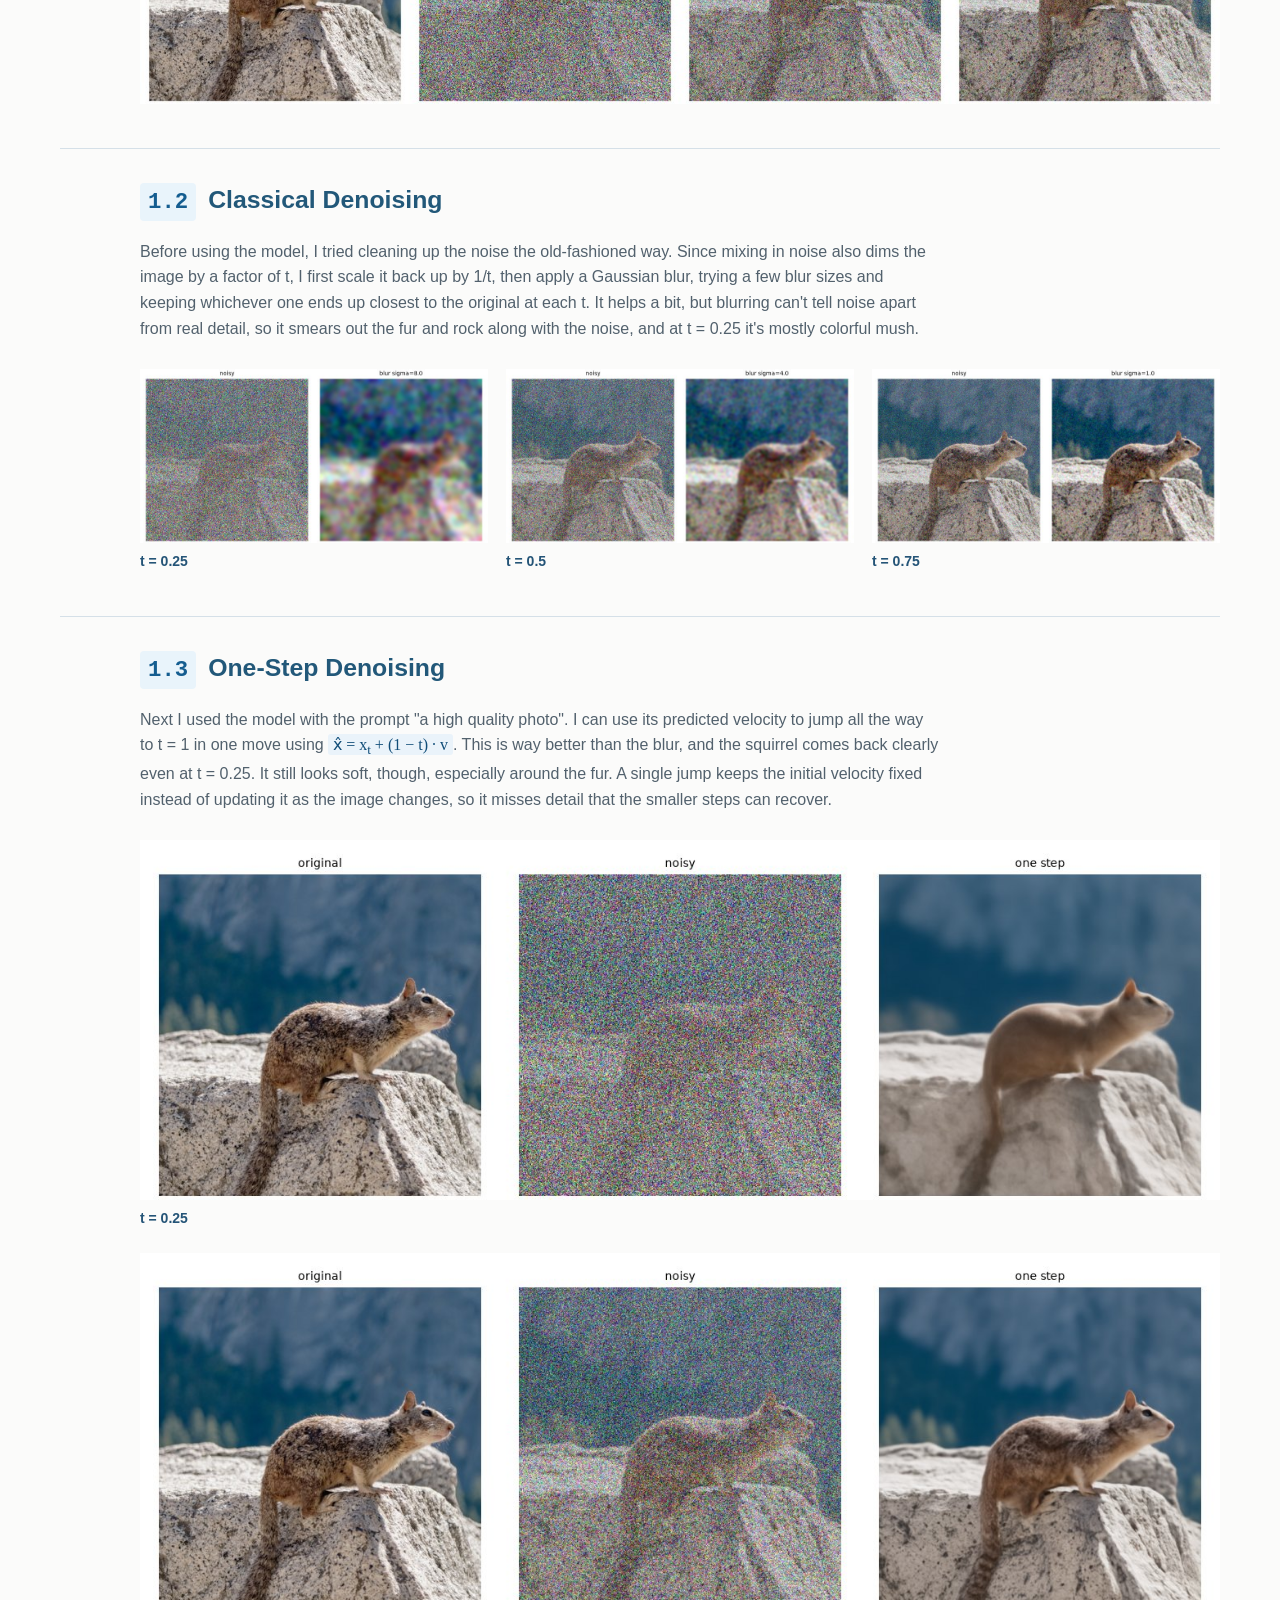
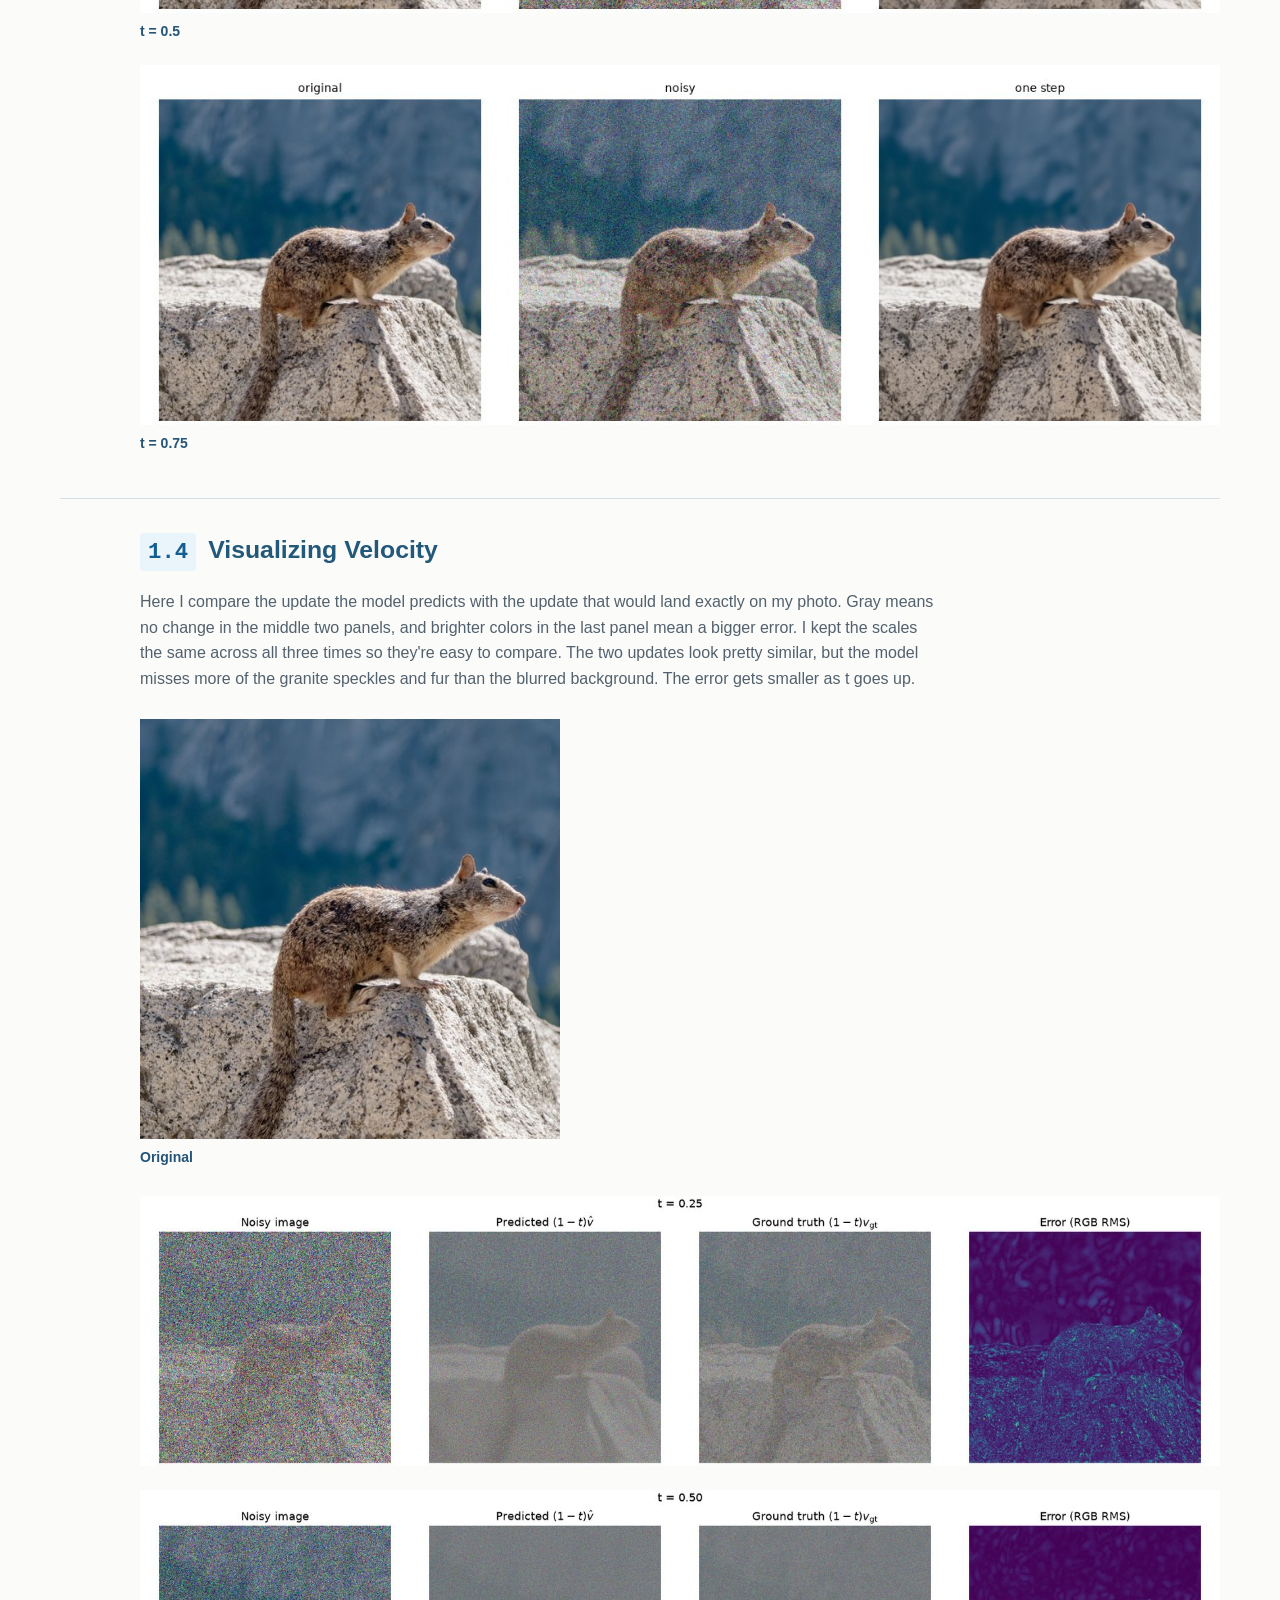
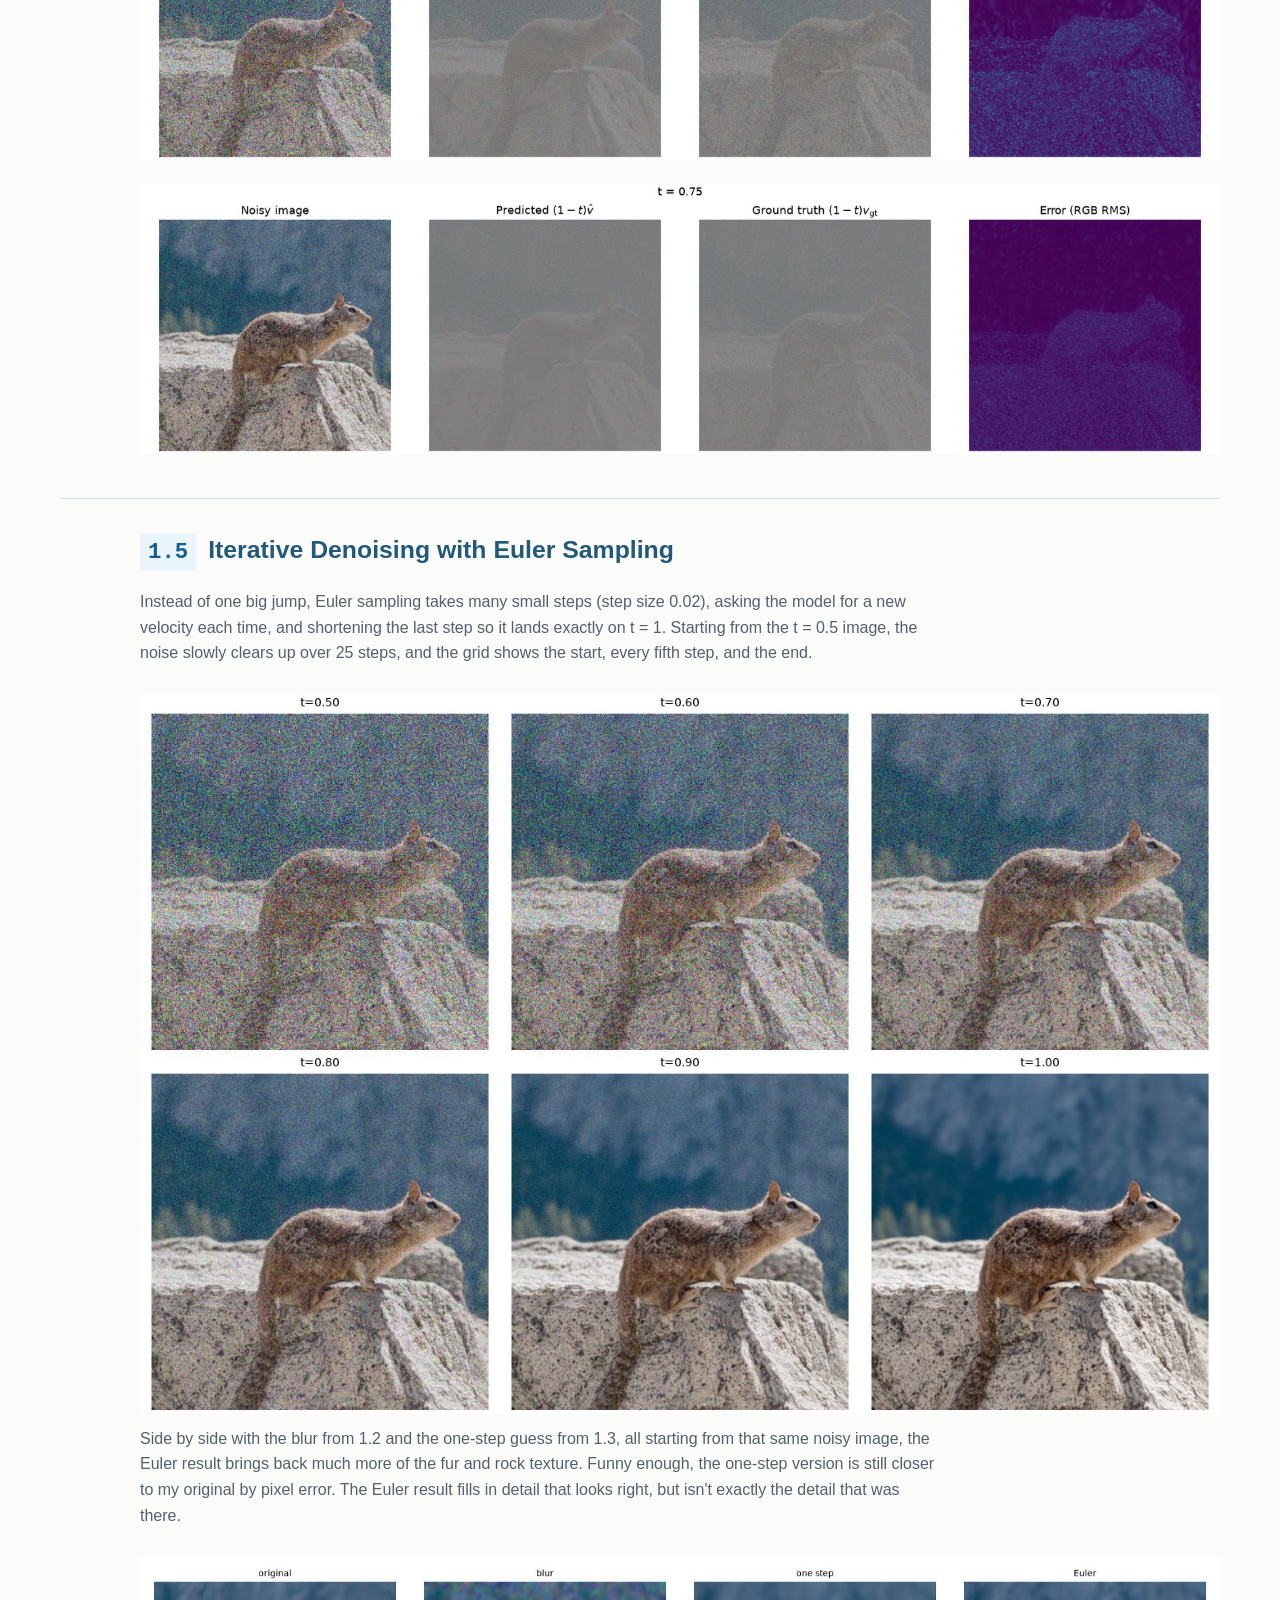
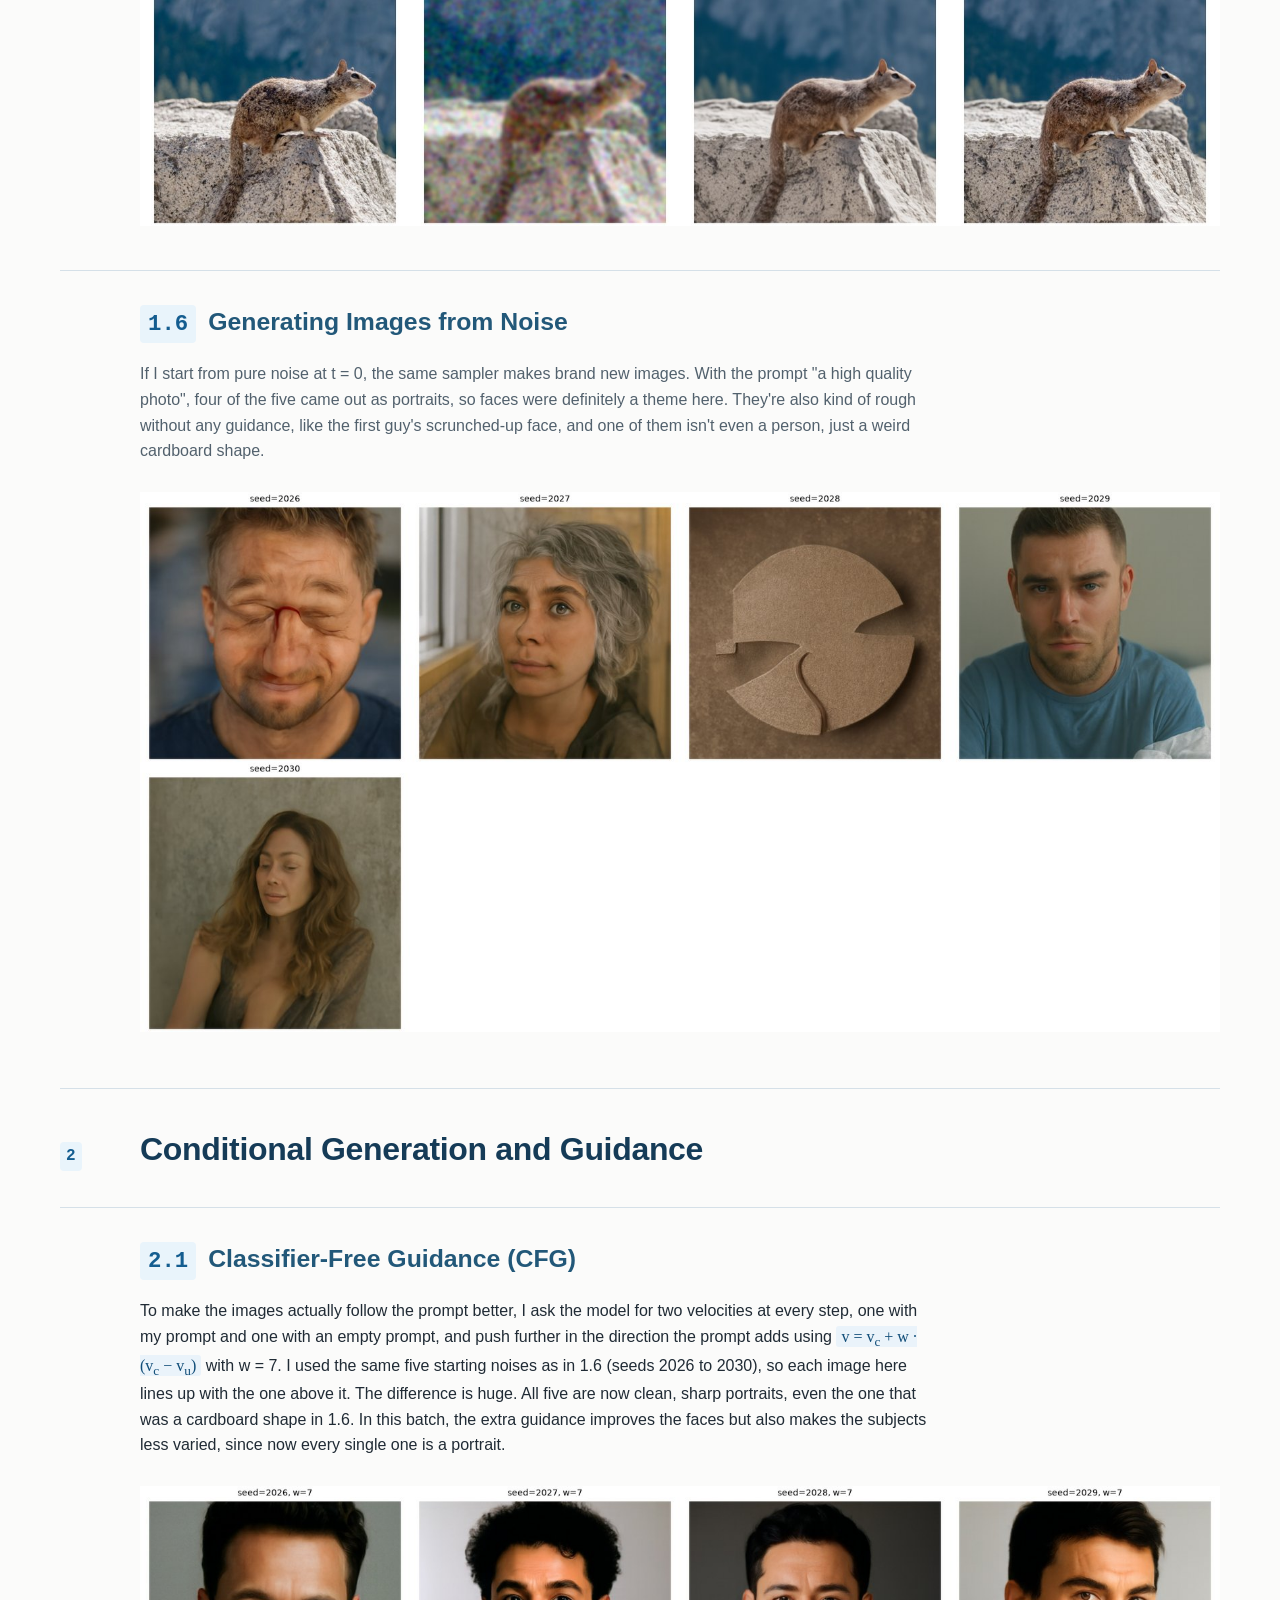
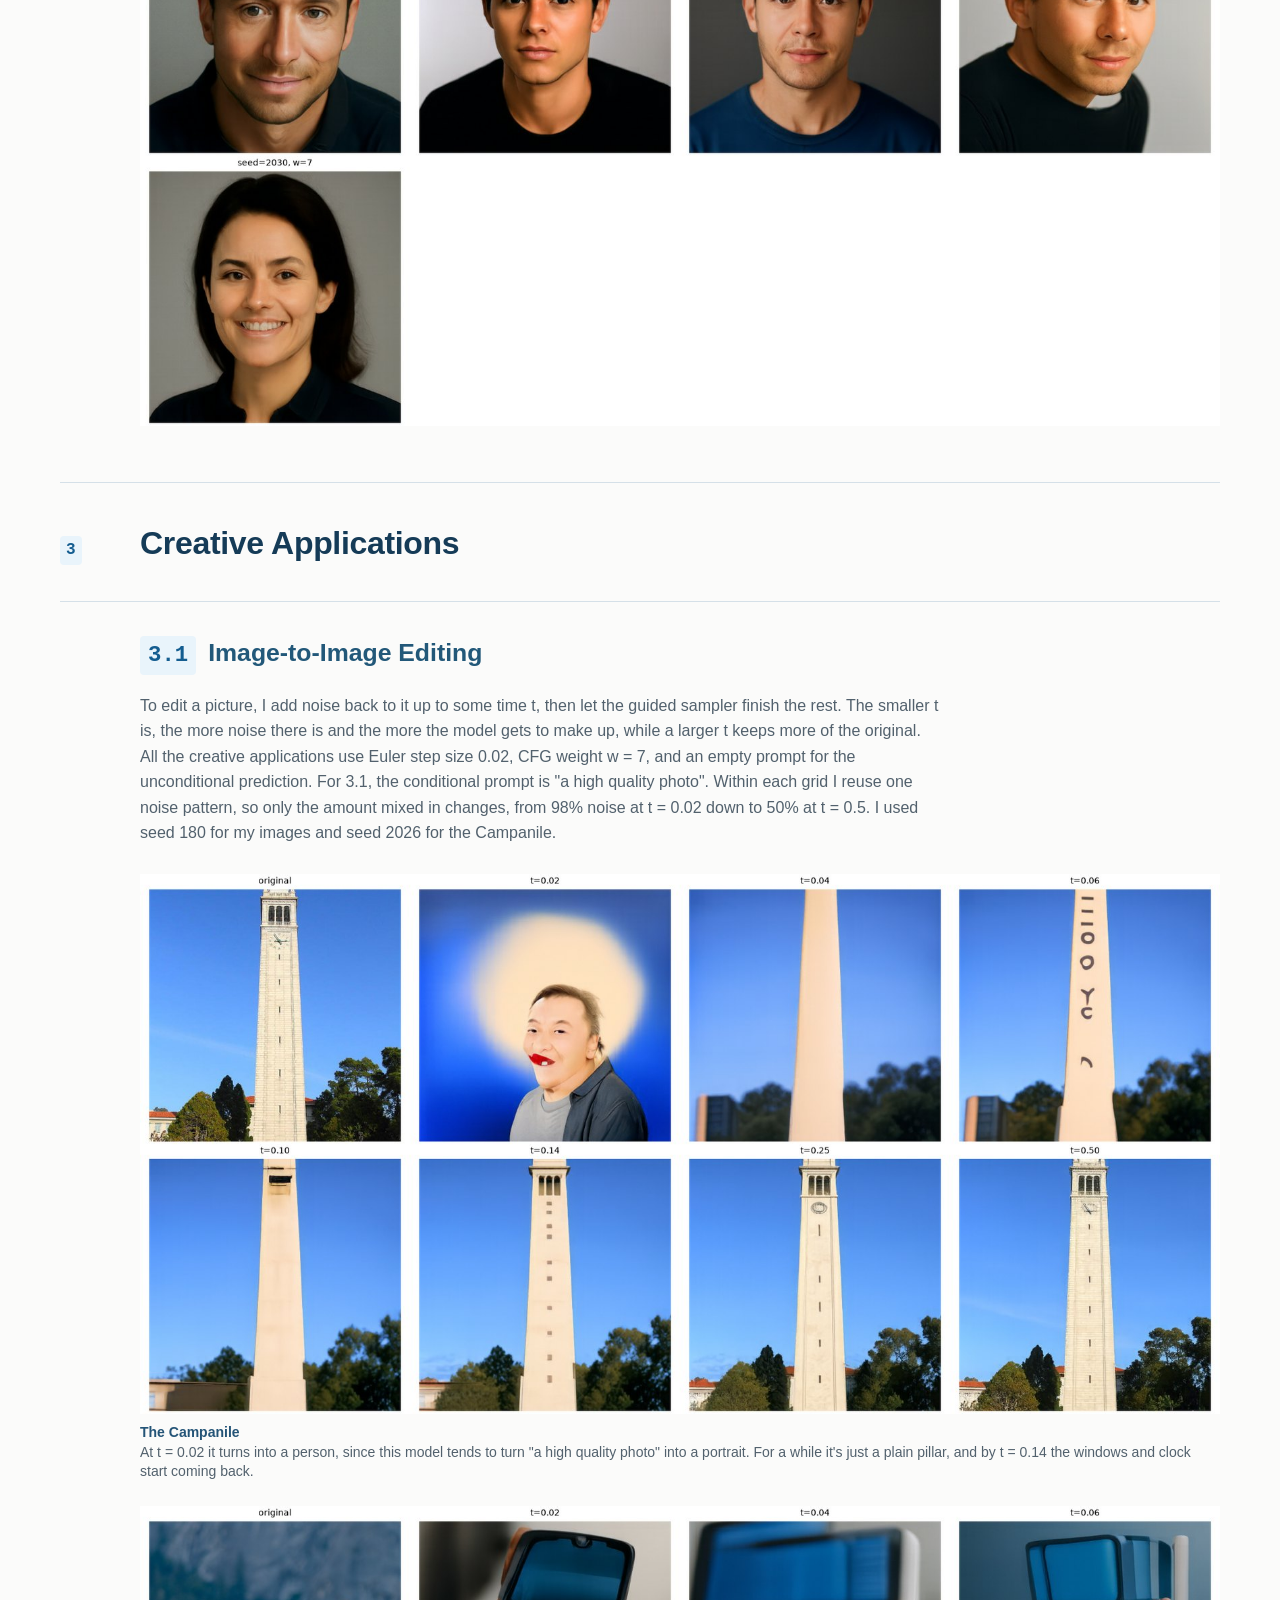
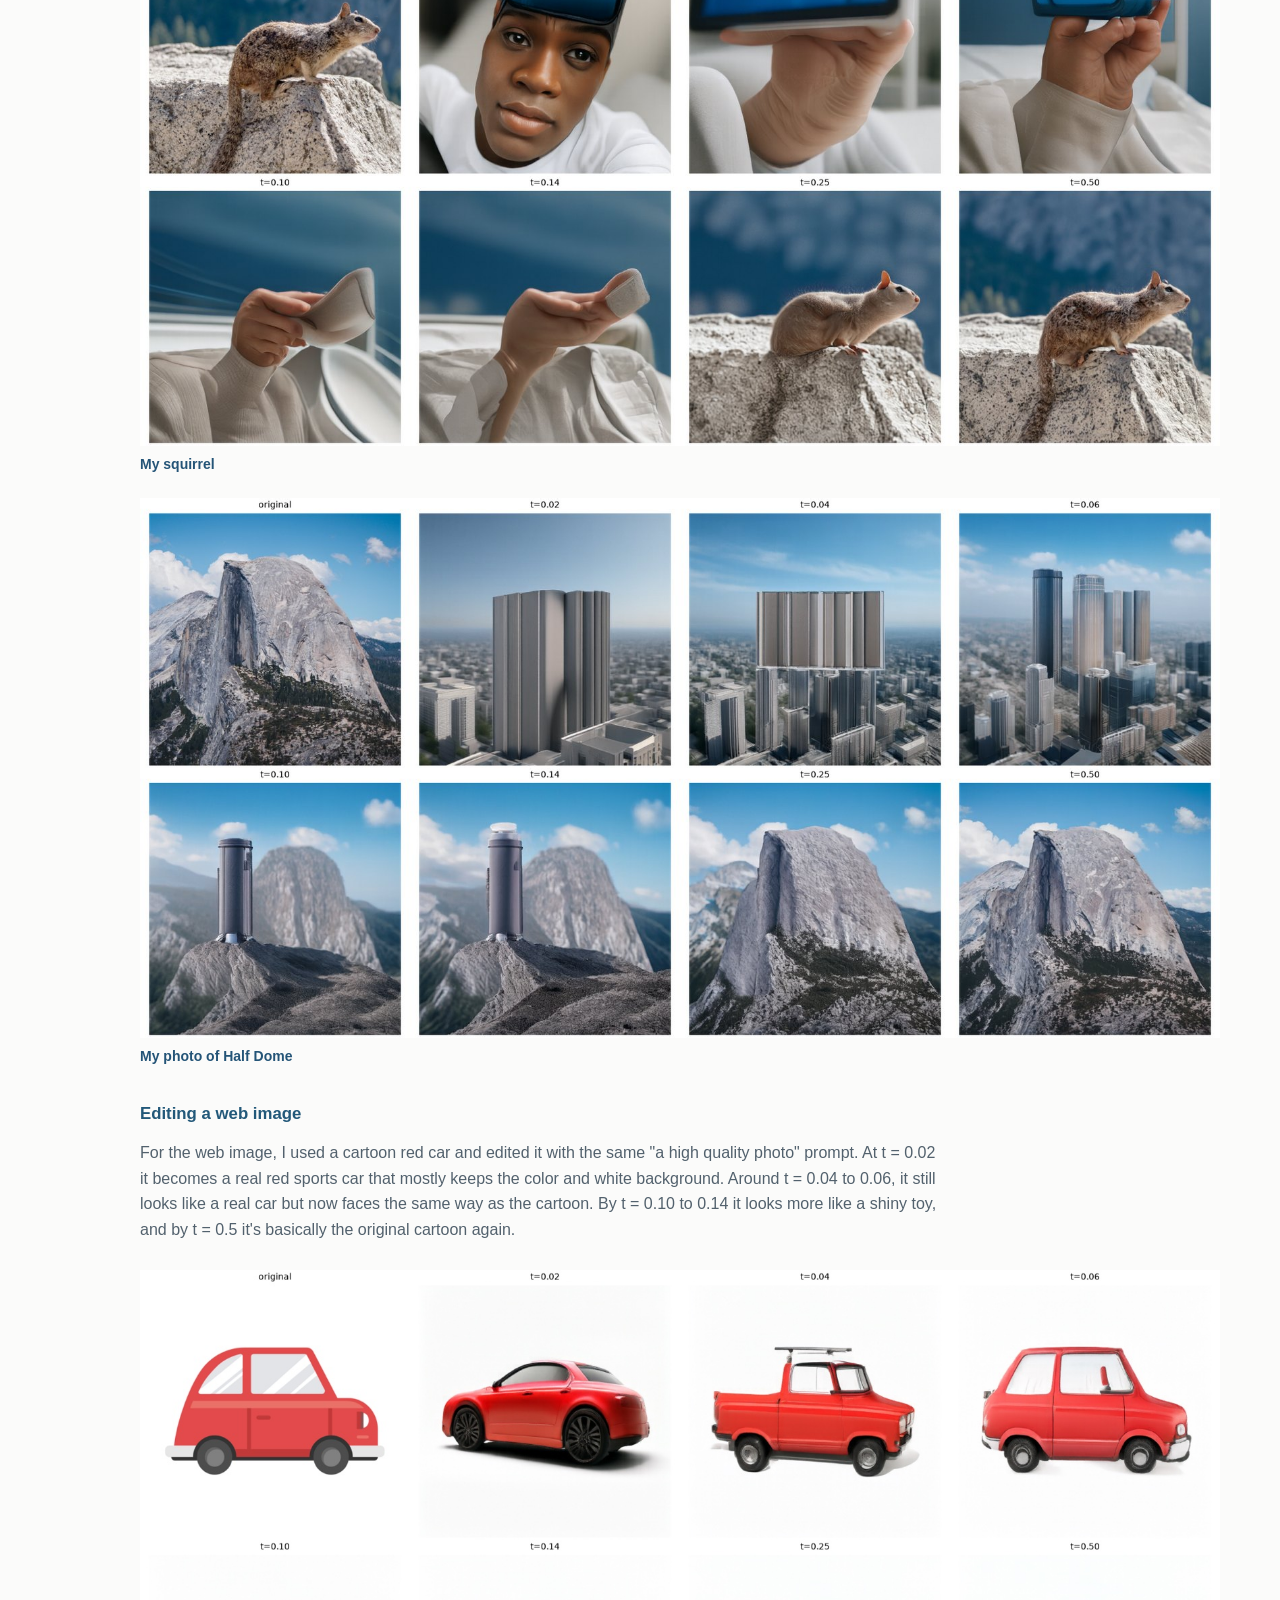
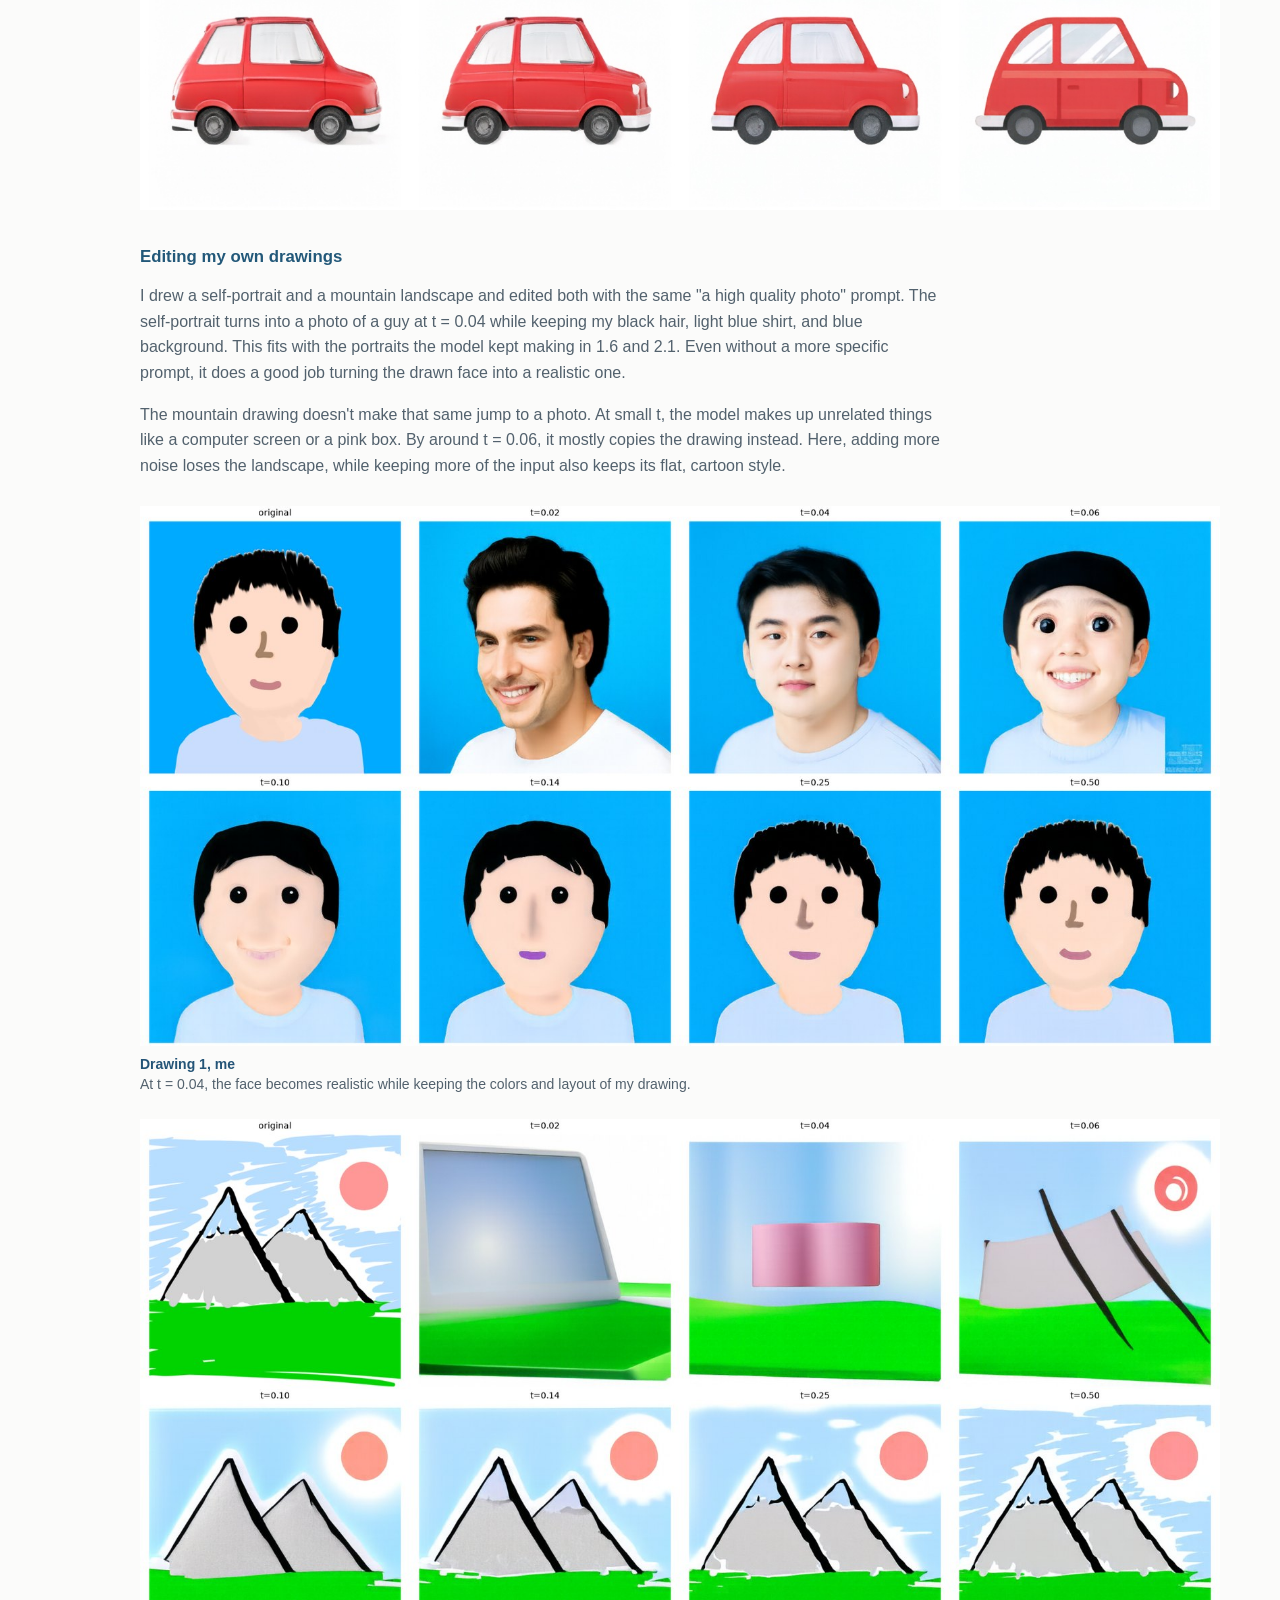
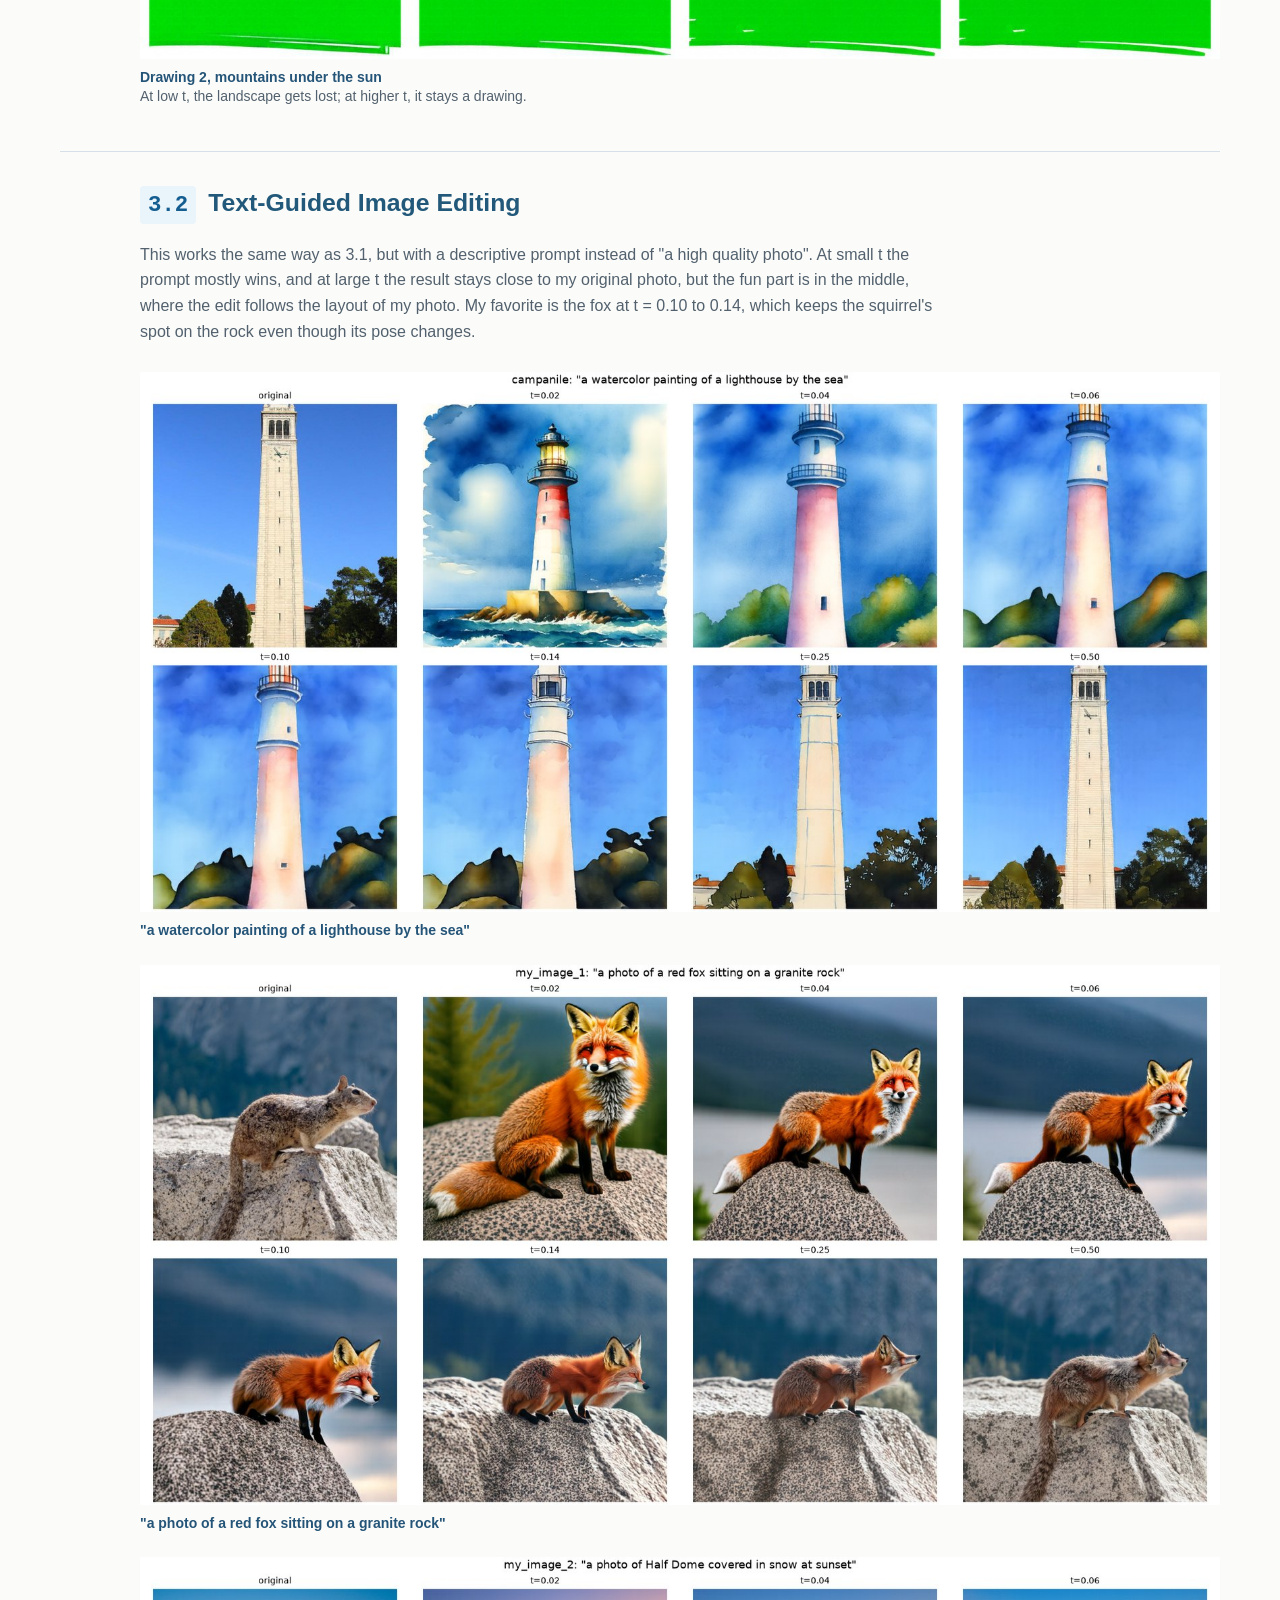
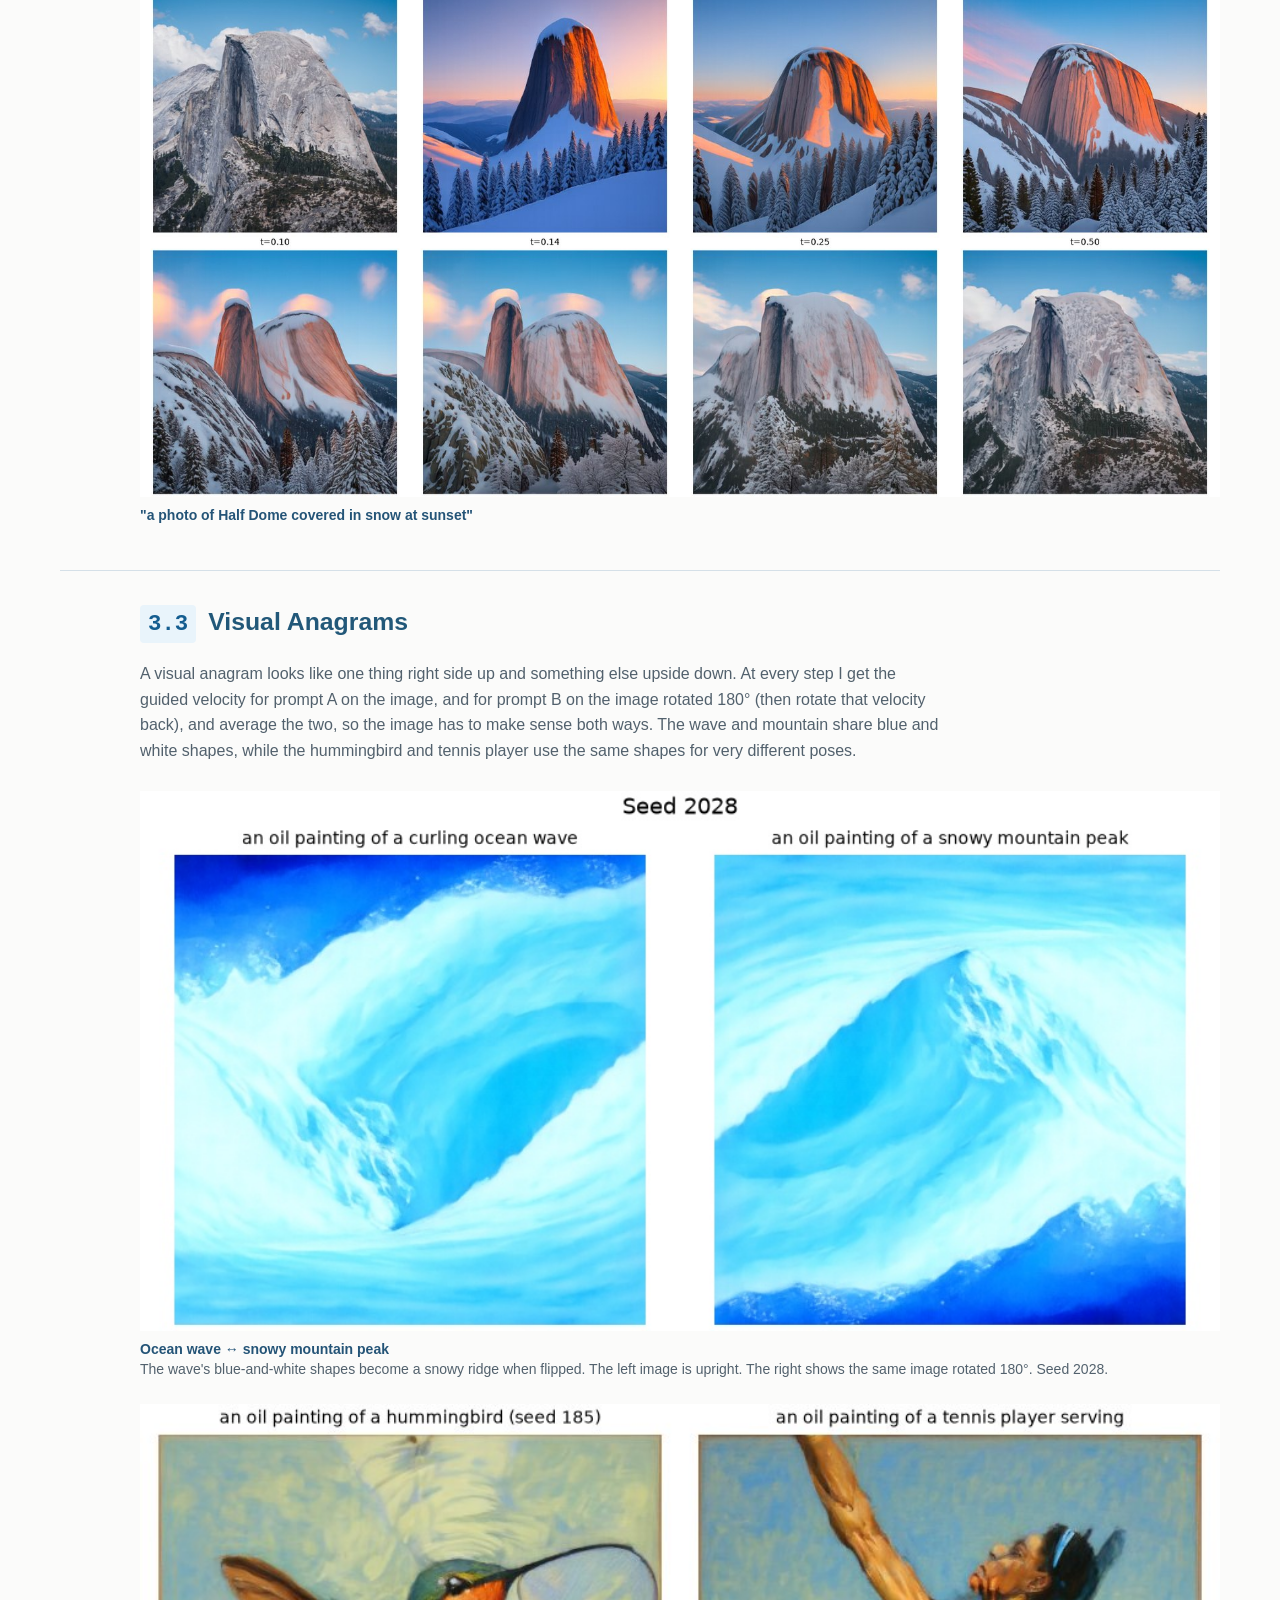
<file: docs/proj3/index.html>
<!doctype html>
<html lang="en">
<head>
  <meta charset="utf-8" />
  <meta name="viewport" content="width=device-width, initial-scale=1" />
  <meta name="description" content="CS180 Project 3 covering flow models, sampling, guidance, image editing, visual anagrams, hybrid images, and flow matching from scratch on MNIST." />
  <title>Fun with Flow Models | CS180</title>
  <link rel="icon" href="../favicon.png" />
  <link rel="stylesheet" href="style.css" />
</head>
<body>
  <header class="site-header">
    <a class="brand" href="../">CS180</a>
    <nav><a href="../">Projects</a><a class="active" href="./">proj3</a></nav>
  </header>

  <main>
    <p class="eyebrow">Kevin Chu · Fall 2026</p>
    <h1>Fun with Flow Models</h1>
    <p class="lede">A flow model makes a picture by starting from pure noise and nudging it, a little at a time, until it turns into a real image. In Part A I played with a big pretrained model to see how that works and what you can do with it, and in Part B I built and trained a small one myself on handwritten digits.</p>

    <nav class="contents" aria-label="Project sections">
      <a href="#part-a">Part A · Exploring the Power of Flow Models</a>
      <a href="#part-b">Part B · Flow Matching from Scratch!</a>
      <a href="#takeaway">What I learned</a>
    </nav>

    <!-- ===================== PART A ===================== -->
    <div class="part-heading" id="part-a">
      <p class="eyebrow">Part A</p>
      <h2>Exploring the Power of Flow Models</h2>
      <nav class="contents section-contents" aria-label="Part A sections">
        <a href="#a1-1"><b>1.1</b> Constructing Noisy Training Inputs</a>
        <a href="#a1-2"><b>1.2</b> Classical Denoising</a>
        <a href="#a1-3"><b>1.3</b> One-Step Denoising</a>
        <a href="#a1-4"><b>1.4</b> Visualizing Velocity</a>
        <a href="#a1-5"><b>1.5</b> Iterative Denoising with Euler Sampling</a>
        <a href="#a1-6"><b>1.6</b> Generating Images from Noise</a>
        <a href="#a2-1"><b>2.1</b> Classifier-Free Guidance (CFG)</a>
        <a href="#a3-1"><b>3.1</b> Image-to-Image Editing</a>
        <a href="#a3-2"><b>3.2</b> Text-Guided Image Editing</a>
        <a href="#a3-3"><b>3.3</b> Visual Anagrams</a>
        <a href="#a3-4"><b>3.4</b> Hybrid Images</a>
      </nav>
    </div>

    <section class="chapter" id="a1">
      <div class="section-heading"><span>1</span><h3>Visualizing Training and Sampling</h3></div>
      <div class="prose">
        <p>The model I used is PixNerd, which was already trained, so Part A is all about using it. The one idea everything here builds on is a straight line between noise and an image. I write the noise as ε and the clean image as x, and for any time t between 0 and 1 the in-between image is <span class="formula">x<sub>t</sub> = (1 − t) · ε + t · x</span>. At t = 0 it's pure noise, at t = 1 it's the clean image, and the model's job is to look at a noisy image and predict which way to move it to get closer to the real picture. That direction is called the velocity.</p>
      </div>

      <section class="experiment" id="a1-1" aria-labelledby="a1-1-title">
        <h4 class="experiment-heading" id="a1-1-title"><span>1.1</span> Constructing Noisy Training Inputs</h4>
      <p class="intro">I used a photo of a squirrel I took in Yosemite, and mixed it with one fixed noise pattern at three different times, so the only thing changing is how much noise gets mixed in. At t = 0.25 it's 75% noise and you can barely tell there's a squirrel at all, while at t = 0.75 it's only 25% noise and most of the photo is back.</p>
      <div class="gallery one">
        <figure><img src="assets/a_training_inputs.jpg" alt="Squirrel photo and noisy versions at t = 0.25, 0.5, and 0.75" /></figure>
      </div>
      </section>

      <section class="experiment" id="a1-2" aria-labelledby="a1-2-title">
        <h4 class="experiment-heading" id="a1-2-title"><span>1.2</span> Classical Denoising</h4>
      <p class="intro">Before using the model, I tried cleaning up the noise the old-fashioned way. Since mixing in noise also dims the image by a factor of t, I first scale it back up by 1/t, then apply a Gaussian blur, trying a few blur sizes and keeping whichever one ends up closest to the original at each t. It helps a bit, but blurring can't tell noise apart from real detail, so it smears out the fur and rock along with the noise, and at t = 0.25 it's mostly colorful mush.</p>
      <div class="gallery three">
        <figure><img src="assets/a_blur_0.25.jpg" alt="Noisy image and best blur at t = 0.25" /><figcaption><b>t = 0.25</b></figcaption></figure>
        <figure><img src="assets/a_blur_0.5.jpg" alt="Noisy image and best blur at t = 0.5" /><figcaption><b>t = 0.5</b></figcaption></figure>
        <figure><img src="assets/a_blur_0.75.jpg" alt="Noisy image and best blur at t = 0.75" /><figcaption><b>t = 0.75</b></figcaption></figure>
      </div>
      </section>

      <section class="experiment" id="a1-3" aria-labelledby="a1-3-title">
        <h4 class="experiment-heading" id="a1-3-title"><span>1.3</span> One-Step Denoising</h4>
      <p class="intro">Next I used the model with the prompt "a high quality photo". I can use its predicted velocity to jump all the way to t = 1 in one move using <span class="formula">x̂ = x<sub>t</sub> + (1 − t) · v</span>. This is way better than the blur, and the squirrel comes back clearly even at t = 0.25. It still looks soft, though, especially around the fur. A single jump keeps the initial velocity fixed instead of updating it as the image changes, so it misses detail that the smaller steps can recover.</p>
      <div class="gallery one">
        <figure><img src="assets/a_one_step_0.25.jpg" alt="Original, noisy at t = 0.25, and one-step estimate" /><figcaption><b>t = 0.25</b></figcaption></figure>
        <figure><img src="assets/a_one_step_0.5.jpg" alt="Original, noisy at t = 0.5, and one-step estimate" /><figcaption><b>t = 0.5</b></figcaption></figure>
        <figure><img src="assets/a_one_step_0.75.jpg" alt="Original, noisy at t = 0.75, and one-step estimate" /><figcaption><b>t = 0.75</b></figcaption></figure>
      </div>
      </section>

      <section class="experiment" id="a1-4" aria-labelledby="a1-4-title">
        <h4 class="experiment-heading" id="a1-4-title"><span>1.4</span> Visualizing Velocity</h4>
      <p class="intro">Here I compare the update the model predicts with the update that would land exactly on my photo. Gray means no change in the middle two panels, and brighter colors in the last panel mean a bigger error. I kept the scales the same across all three times so they're easy to compare. The two updates look pretty similar, but the model misses more of the granite speckles and fur than the blurred background. The error gets smaller as t goes up.</p>
      <div class="gallery narrow">
        <figure><img src="assets/a_velocity_original.jpg" alt="Original squirrel photo" /><figcaption><b>Original</b></figcaption></figure>
      </div>
      <div class="gallery one">
        <figure><img src="assets/a_velocity_0.25.jpg" alt="Velocity comparison at t = 0.25" /></figure>
        <figure><img src="assets/a_velocity_0.50.jpg" alt="Velocity comparison at t = 0.50" /></figure>
        <figure><img src="assets/a_velocity_0.75.jpg" alt="Velocity comparison at t = 0.75" /></figure>
      </div>
      </section>

      <section class="experiment" id="a1-5" aria-labelledby="a1-5-title">
        <h4 class="experiment-heading" id="a1-5-title"><span>1.5</span> Iterative Denoising with Euler Sampling</h4>
      <p class="intro">Instead of one big jump, Euler sampling takes many small steps (step size 0.02), asking the model for a new velocity each time, and shortening the last step so it lands exactly on t = 1. Starting from the t = 0.5 image, the noise slowly clears up over 25 steps, and the grid shows the start, every fifth step, and the end.</p>
      <div class="gallery one">
        <figure><img src="assets/a_trajectory.jpg" alt="Euler sampling from t = 0.5 to t = 1" /></figure>
      </div>
      <p class="intro">Side by side with the blur from 1.2 and the one-step guess from 1.3, all starting from that same noisy image, the Euler result brings back much more of the fur and rock texture. Funny enough, the one-step version is still closer to my original by pixel error. The Euler result fills in detail that looks right, but isn't exactly the detail that was there.</p>
      <div class="gallery one">
        <figure><img src="assets/a_comparison.jpg" alt="Original, blur, one-step, and Euler results from the same noisy input" /></figure>
      </div>
      </section>

      <section class="experiment" id="a1-6" aria-labelledby="a1-6-title">
        <h4 class="experiment-heading" id="a1-6-title"><span>1.6</span> Generating Images from Noise</h4>
      <p class="intro">If I start from pure noise at t = 0, the same sampler makes brand new images. With the prompt "a high quality photo", four of the five came out as portraits, so faces were definitely a theme here. They're also kind of rough without any guidance, like the first guy's scrunched-up face, and one of them isn't even a person, just a weird cardboard shape.</p>
      <div class="gallery one">
        <figure><img src="assets/a_conditional_samples.jpg" alt="Five samples from noise with the prompt a high quality photo" /></figure>
      </div>
      </section>

    </section>

    <section class="chapter" id="a2">
      <div class="section-heading"><span>2</span><h3>Conditional Generation and Guidance</h3></div>
      <section class="experiment" id="a2-1" aria-labelledby="a2-1-title">
        <h4 class="experiment-heading" id="a2-1-title"><span>2.1</span> Classifier-Free Guidance (CFG)</h4>
      <div class="prose">
        <p>To make the images actually follow the prompt better, I ask the model for two velocities at every step, one with my prompt and one with an empty prompt, and push further in the direction the prompt adds using <span class="formula">v = v<sub>c</sub> + w · (v<sub>c</sub> − v<sub>u</sub>)</span> with w = 7. I used the same five starting noises as in 1.6 (seeds 2026 to 2030), so each image here lines up with the one above it. The difference is huge. All five are now clean, sharp portraits, even the one that was a cardboard shape in 1.6. In this batch, the extra guidance improves the faces but also makes the subjects less varied, since now every single one is a portrait.</p>
      </div>
      <div class="gallery one">
        <figure><img src="assets/a_cfg_samples.jpg" alt="Five guided samples with w = 7" /></figure>
      </div>
      </section>

    </section>

    <section class="chapter" id="a3">
      <div class="section-heading"><span>3</span><h3>Creative Applications</h3></div>

      <section class="experiment" id="a3-1" aria-labelledby="a3-1-title">
        <h4 class="experiment-heading" id="a3-1-title"><span>3.1</span> Image-to-Image Editing</h4>
      <p class="intro">To edit a picture, I add noise back to it up to some time t, then let the guided sampler finish the rest. The smaller t is, the more noise there is and the more the model gets to make up, while a larger t keeps more of the original. All the creative applications use Euler step size 0.02, CFG weight w = 7, and an empty prompt for the unconditional prediction. For 3.1, the conditional prompt is "a high quality photo". Within each grid I reuse one noise pattern, so only the amount mixed in changes, from 98% noise at t = 0.02 down to 50% at t = 0.5. I used seed 180 for my images and seed 2026 for the Campanile.</p>
      <div class="gallery one">
        <figure><img src="assets/a_edit_campanile.jpg" alt="Campanile edited at seven starting times" /><figcaption><b>The Campanile</b><span>At t = 0.02 it turns into a person, since this model tends to turn "a high quality photo" into a portrait. For a while it's just a plain pillar, and by t = 0.14 the windows and clock start coming back.</span></figcaption></figure>
        <figure><img src="assets/a_edit_my_image_1.jpg" alt="Squirrel photo edited at seven starting times" /><figcaption><b>My squirrel</b></figcaption></figure>
        <figure><img src="assets/a_edit_my_image_2.jpg" alt="Half Dome photo edited at seven starting times" /><figcaption><b>My photo of Half Dome</b></figcaption></figure>
      </div>

      <h5>Editing a web image</h5>
      <p class="intro">For the web image, I used a cartoon red car and edited it with the same "a high quality photo" prompt. At t = 0.02 it becomes a real red sports car that mostly keeps the color and white background. Around t = 0.04 to 0.06, it still looks like a real car but now faces the same way as the cartoon. By t = 0.10 to 0.14 it looks more like a shiny toy, and by t = 0.5 it's basically the original cartoon again.</p>
      <div class="gallery one">
        <figure><img src="assets/a_edit_web_image.jpg" alt="Cartoon car edited at seven starting times" /></figure>
      </div>
      <h5>Editing my own drawings</h5>
      <p class="intro">I drew a self-portrait and a mountain landscape and edited both with the same "a high quality photo" prompt. The self-portrait turns into a photo of a guy at t = 0.04 while keeping my black hair, light blue shirt, and blue background. This fits with the portraits the model kept making in 1.6 and 2.1. Even without a more specific prompt, it does a good job turning the drawn face into a realistic one.</p>
      <p class="intro">The mountain drawing doesn't make that same jump to a photo. At small t, the model makes up unrelated things like a computer screen or a pink box. By around t = 0.06, it mostly copies the drawing instead. Here, adding more noise loses the landscape, while keeping more of the input also keeps its flat, cartoon style.</p>
      <div class="gallery one">
        <figure><img src="assets/a_edit_drawing_1.jpg" alt="Self-portrait drawing edited at seven starting times" /><figcaption><b>Drawing 1, me</b><span>At t = 0.04, the face becomes realistic while keeping the colors and layout of my drawing.</span></figcaption></figure>
        <figure><img src="assets/a_edit_drawing_2.jpg" alt="Mountain drawing edited at seven starting times" /><figcaption><b>Drawing 2, mountains under the sun</b><span>At low t, the landscape gets lost; at higher t, it stays a drawing.</span></figcaption></figure>
      </div>
      </section>

      <section class="experiment" id="a3-2" aria-labelledby="a3-2-title">
        <h4 class="experiment-heading" id="a3-2-title"><span>3.2</span> Text-Guided Image Editing</h4>
      <p class="intro">This works the same way as 3.1, but with a descriptive prompt instead of "a high quality photo". At small t the prompt mostly wins, and at large t the result stays close to my original photo, but the fun part is in the middle, where the edit follows the layout of my photo. My favorite is the fox at t = 0.10 to 0.14, which keeps the squirrel's spot on the rock even though its pose changes.</p>
      <div class="gallery one">
        <figure><img src="assets/a_text_edit_campanile.jpg" alt="Campanile edited toward a watercolor lighthouse" /><figcaption><b>"a watercolor painting of a lighthouse by the sea"</b></figcaption></figure>
        <figure><img src="assets/a_text_edit_my_image_1.jpg" alt="Squirrel edited toward a red fox" /><figcaption><b>"a photo of a red fox sitting on a granite rock"</b></figcaption></figure>
        <figure><img src="assets/a_text_edit_my_image_2.jpg" alt="Half Dome edited toward a snowy sunset" /><figcaption><b>"a photo of Half Dome covered in snow at sunset"</b></figcaption></figure>
      </div>
      </section>

      <section class="experiment" id="a3-3" aria-labelledby="a3-3-title">
        <h4 class="experiment-heading" id="a3-3-title"><span>3.3</span> Visual Anagrams</h4>
      <p class="intro">A visual anagram looks like one thing right side up and something else upside down. At every step I get the guided velocity for prompt A on the image, and for prompt B on the image rotated 180° (then rotate that velocity back), and average the two, so the image has to make sense both ways. The wave and mountain share blue and white shapes, while the hummingbird and tennis player use the same shapes for very different poses.</p>
      <div class="gallery one">
        <figure><img src="assets/a_anagram_views_wave_mountain.jpg" alt="Curling ocean wave upright and snowy mountain peak after rotating the same image 180 degrees" /><figcaption><b>Ocean wave ↔ snowy mountain peak</b><span>The wave's blue-and-white shapes become a snowy ridge when flipped. The left image is upright. The right shows the same image rotated 180°. Seed 2028.</span></figcaption></figure>
        <figure><img src="assets/a_anagram_views_hummingbird.jpg" alt="Hummingbird upright and tennis player serving when rotated" /><figcaption><b>Hummingbird ↔ tennis player serving</b><span>The bird's spread wings become the player's arms and racket mid-serve. The left image is upright. The right is rotated 180°. Seed 185.</span></figcaption></figure>
      </div>
      </section>

      <section class="experiment" id="a3-4" aria-labelledby="a3-4-title">
        <h4 class="experiment-heading" id="a3-4-title"><span>3.4</span> Hybrid Images</h4>
      <p class="intro">A hybrid image looks like one thing up close and something else from far away, because we only notice fine detail when an image is big. Here the model generates them from scratch. At every step I take the blurry (low-frequency) part of one prompt's velocity and the detail (high-frequency) part of the other prompt's velocity, and add them, so the big shape follows one prompt and the fine texture follows the other. To get the high-frequency part, I subtract the blurred velocity from the original. To see both, look at the big image, then at the smaller copies, which act like stepping back from it (seeds 183 and 184).</p>
      <h5>A tennis racket made of spider web</h5>
      <p class="intro">Far away, "a lithograph of a tennis racket". Up close, "a lithograph of a spider web".</p>
      <div class="distance">
        <figure><img src="assets/a_hybrid_0.jpg" alt="Hybrid of a tennis racket and a spider web, large" /><figcaption><b>Up close</b><span>A spider web up close, a racket from far away</span></figcaption></figure>
        <figure><img src="assets/a_hybrid_0.jpg" alt="Hybrid of a tennis racket and a spider web, medium" /><figcaption><b>Farther</b></figcaption></figure>
        <figure><img src="assets/a_hybrid_0.jpg" alt="Hybrid of a tennis racket and a spider web, small" /><figcaption><b>Far away</b></figcaption></figure>
      </div>
      <h5>A guitar made of a city</h5>
      <p class="intro">Far away, "a lithograph of an acoustic guitar". Up close, "a lithograph of a huge sprawling city seen from far away, thousands of tiny buildings and windows".</p>
      <div class="distance">
        <figure><img src="assets/a_hybrid_1.jpg" alt="Hybrid of a guitar and a city, large" /><figcaption><b>Up close</b><span>Apartment buildings up close, a guitar from far away</span></figcaption></figure>
        <figure><img src="assets/a_hybrid_1.jpg" alt="Hybrid of a guitar and a city, medium" /><figcaption><b>Farther</b></figcaption></figure>
        <figure><img src="assets/a_hybrid_1.jpg" alt="Hybrid of a guitar and a city, small" /><figcaption><b>Far away</b></figcaption></figure>
      </div>
      <p class="intro">Up close you see the web strands and the windows, and once the image is small those details blur out and you see the overall racket and guitar shapes.</p>
      </section>

    </section>

    <!-- ===================== PART B ===================== -->
    <div class="part-heading" id="part-b">
      <p class="eyebrow">Part B</p>
      <h2>Flow Matching from Scratch!</h2>
      <nav class="contents section-contents" aria-label="Part B sections">
        <a href="#b1-1"><b>1.1</b> Implementing the UNet</a>
        <a href="#b1-2"><b>1.2</b> Using the UNet to Train a Denoiser</a>
        <a href="#b1-2-1"><b>1.2.1</b> Training</a>
        <a href="#b1-2-2"><b>1.2.2</b> Out-of-Distribution Testing</a>
        <a href="#b1-2-3"><b>1.2.3</b> Denoising Pure Noise</a>
        <a href="#b2-1"><b>2.1</b> Adding Time Conditioning to UNet</a>
        <a href="#b2-2"><b>2.2</b> Training the UNet</a>
        <a href="#b2-3"><b>2.3</b> Sampling from the UNet</a>
        <a href="#b2-4"><b>2.4</b> Adding Class-Conditioning to UNet</a>
        <a href="#b2-5"><b>2.5</b> Training the UNet</a>
        <a href="#b2-6"><b>2.6</b> Sampling from the UNet</a>
      </nav>
    </div>

    <section class="chapter" id="b1">
      <div class="section-heading"><span>1</span><h3>Training a Single-Step Denoising UNet</h3></div>
      <section class="experiment" id="b1-1" aria-labelledby="b1-1-title">
        <h4 class="experiment-heading" id="b1-1-title"><span>1.1</span> Implementing the UNet</h4>
      <div class="prose">
        <p>For Part B I built everything myself and trained it on MNIST, the dataset of handwritten digits. The network is a UNet, which shrinks the image down to a tiny summary and then builds it back up, with skip connections that pass the fine details straight across from the shrinking side to the growing side. Before doing any flow matching, I started by taking a noisy digit and cleaning it up. I used seed 2026 to initialize the models and kept the test examples and sampling noise fixed for the epoch comparisons.</p>
      </div>
      </section>

      <section class="experiment" id="b1-2" aria-labelledby="b1-2-title">
        <h4 class="experiment-heading" id="b1-2-title"><span>1.2</span> Using the UNet to Train a Denoiser</h4>
      <p class="intro">Here I add noise as <span class="formula">z = x + σ · ε</span>, where ε is random Gaussian noise and σ controls how strong it is. I keep each digit and its noise pattern the same across the row, so the only thing changing is the noise strength. As σ goes up, the strokes get harder to pick out.</p>
      <div class="gallery one">
        <figure><img src="assets/b_noise_levels.jpg" alt="MNIST digits with noise from sigma 0 to 1" /></figure>
      </div>
      </section>

      <section class="experiment" id="b1-2-1" aria-labelledby="b1-2-1-title">
        <h4 class="experiment-heading" id="b1-2-1-title"><span>1.2.1</span> Training</h4>
      <p class="intro">I trained the UNet to turn digits with σ = 0.5 noise back into clean digits, drawing fresh noise every batch so it gets different noisy inputs each epoch. The loss measures how far the output is from the clean digit, and it drops fast before gradually leveling off. On the test digits below, it already cleans things up pretty well after one epoch, while by epoch five they're sharper.</p>
      <div class="gallery loss">
        <figure><img src="assets/b_denoise_loss.jpg" alt="Denoiser training loss" /></figure>
      </div>
      <div class="gallery grids">
        <figure><img src="assets/b_denoise_epoch1.jpg" alt="Denoising results after epoch 1" /><figcaption><b>After epoch 1</b></figcaption></figure>
        <figure><img src="assets/b_denoise_epoch5.jpg" alt="Denoising results after epoch 5" /><figcaption><b>After epoch 5</b></figcaption></figure>
      </div>
      </section>

      <section class="experiment" id="b1-2-2" aria-labelledby="b1-2-2-title">
        <h4 class="experiment-heading" id="b1-2-2-title"><span>1.2.2</span> Out-of-Distribution Testing</h4>
      <p class="intro">The model only ever saw σ = 0.5, so I tested three test digits (a 7, a 2, and a 0) at other noise levels, keeping the same noise pattern for each digit. All three come out clean up to around 0.6, but at 0.8 and 1.0 it starts leaving smudges and extra strokes, since it's never seen that much noise before.</p>
      <div class="gallery one">
        <figure><img src="assets/b_denoise_ood.jpg" alt="Denoiser tested on three digits at different noise levels" /></figure>
      </div>
      </section>

      <section class="experiment" id="b1-2-3" aria-labelledby="b1-2-3-title">
        <h4 class="experiment-heading" id="b1-2-3-title"><span>1.2.3</span> Denoising Pure Noise</h4>
      <p class="intro">Then I trained a fresh UNet where the input is pure noise with nothing of the digit in it. Every output comes out as the same blurry blob, no matter what noise goes in. Since the input tells the model nothing about which digit it should be, the best it can do to keep the squared error low is output the average of all the training digits, which is why the blob looks like all the digits from 0 to 9 stacked on top of each other. So this one-step MSE setup doesn't learn to generate different digits from noise. Flow matching gives it a different training target and a sequence of smaller steps.</p>
      <p class="intro">Each grid shows outputs from 40 different random-noise inputs. I reused the same inputs after epochs 1 and 5 to compare training progress.</p>
      <div class="gallery loss">
        <figure><img src="assets/b_pure_noise_loss.jpg" alt="Pure-noise training loss" /></figure>
      </div>
      <div class="gallery grids">
        <figure><img src="assets/b_pure_noise_epoch1.jpg" alt="Pure-noise outputs after epoch 1" /><figcaption><b>After epoch 1</b></figcaption></figure>
        <figure><img src="assets/b_pure_noise_epoch5.jpg" alt="Pure-noise outputs after epoch 5" /><figcaption><b>After epoch 5</b></figcaption></figure>
      </div>
      </section>

    </section>

    <section class="chapter" id="b2">
      <div class="section-heading"><span>2</span><h3>Training a Flow Matching Model</h3></div>
      <div class="prose">
        <p>Flow matching fixes that by not jumping straight to the answer. It uses the same straight line as Part A, going from noise at t = 0 to a clean digit at t = 1, <span class="formula">x<sub>t</sub> = (1 − t) · x<sub>0</sub> + t · x<sub>1</sub></span> where x<sub>0</sub> is noise and x<sub>1</sub> is a real digit, and trains the UNet to predict the velocity x<sub>1</sub> − x<sub>0</sub> at a random time t. To make a new digit, I start from noise and take small Euler steps along the predicted velocity until t = 1, just like in Part A.</p>
      </div>

      <section class="experiment" id="b2-1" aria-labelledby="b2-1-title">
        <h4 class="experiment-heading" id="b2-1-title"><span>2.1</span> Adding Time Conditioning to UNet</h4>
      <p class="intro">The UNet needs to know what time t it's at, since a nearly clean image and a very noisy one need different moves. I pass t through two small fully connected blocks, then multiply the results into features at two points on the upsampling side. That lets the same network change its prediction depending on how far the image is along the path from noise to a digit.</p>
      </section>

      <section class="experiment" id="b2-2" aria-labelledby="b2-2-title">
        <h4 class="experiment-heading" id="b2-2-title"><span>2.2</span> Training the UNet</h4>
      <p class="intro">For each batch of training digits, I draw fresh noise and a random time for each image, then mix the noise and digit at that time. The target is the velocity x<sub>1</sub> − x<sub>0</sub>, and the loss is the mean squared difference between that target and the model's prediction. I trained for ten epochs using only the training split. The samples in the next section reuse the same starting noise, so the changes come from the model learning.</p>
      <div class="gallery loss">
        <figure><img src="assets/b_time_loss.jpg" alt="Time-conditioned training loss" /></figure>
      </div>
      </section>

      <section class="experiment" id="b2-3" aria-labelledby="b2-3-title">
        <h4 class="experiment-heading" id="b2-3-title"><span>2.3</span> Sampling from the UNet</h4>
      <p class="intro">After one epoch the samples are mostly scribbles, by epoch five a lot of them look like digits, and by epoch ten most are readable, though some are still wobbly or don't look like any digit in particular.</p>
      <div class="gallery grids">
        <figure><img src="assets/b_time_epoch1.jpg" alt="Time-conditioned samples after epoch 1" /><figcaption><b>Epoch 1</b></figcaption></figure>
        <figure><img src="assets/b_time_epoch5.jpg" alt="Time-conditioned samples after epoch 5" /><figcaption><b>Epoch 5</b></figcaption></figure>
        <figure><img src="assets/b_time_epoch10.jpg" alt="Time-conditioned samples after epoch 10" /><figcaption><b>Epoch 10</b></figcaption></figure>
      </div>
      </section>

      <section class="experiment" id="b2-4" aria-labelledby="b2-4-title">
        <h4 class="experiment-heading" id="b2-4-title"><span>2.4</span> Adding Class-Conditioning to UNet</h4>
      <p class="intro">To pick which digit I get, I also feed the model the class as a one-hot vector with ten entries, all zero except for a 1 at the requested digit. Two more fully connected blocks turn that label into features that scale the upsampling features, while the time features are added. During training I blank out the label 10% of the time, so the model also learns to work without a class. That lets me use classifier-free guidance when sampling, the same trick as in Part A 2.1.</p>
      </section>

      <section class="experiment" id="b2-5" aria-labelledby="b2-5-title">
        <h4 class="experiment-heading" id="b2-5-title"><span>2.5</span> Training the UNet</h4>
      <p class="intro">I trained this model for ten epochs too, drawing fresh noise and random times just like the time-only model. The target is still the velocity from noise to the clean digit, but now the model also gets the digit label unless it is dropped for that training example. Here's how the training loss changed.</p>
      <div class="gallery loss">
        <figure><img src="assets/b_class_loss.jpg" alt="Class-conditioned training loss" /></figure>
      </div>
      </section>

      <section class="experiment" id="b2-6" aria-labelledby="b2-6-title">
        <h4 class="experiment-heading" id="b2-6-title"><span>2.6</span> Sampling from the UNet</h4>
      <p class="intro">At each sampling step, I ask the model for a velocity with the requested label and another with the label blanked out. Guidance pushes the update toward what the label adds, helping the result match the digit I asked for. I used a guidance scale of 5 here, which is equivalent to w = 4 in Part A because the two formulas define the scale differently.</p>
      <p class="intro">Each column below is one digit, 0 through 9, with four samples each. These look much cleaner than the time-only results, and by epoch five each column is recognizable as the requested digit. I also used more sampling steps here, so the class label isn't the only thing changing between the two runs.</p>
      <div class="gallery grids">
        <figure><img src="assets/b_class_epoch1.jpg" alt="Class-conditioned samples after epoch 1" /><figcaption><b>Epoch 1</b></figcaption></figure>
        <figure><img src="assets/b_class_epoch5.jpg" alt="Class-conditioned samples after epoch 5" /><figcaption><b>Epoch 5</b></figcaption></figure>
        <figure><img src="assets/b_class_epoch10.jpg" alt="Class-conditioned samples after epoch 10" /><figcaption><b>Epoch 10</b></figcaption></figure>
      </div>

      <h5 id="b2-6-scheduler">2.6 Experiment with removing the learning rate scheduler</h5>
      <p class="intro">Normally the learning rate gets smaller as training goes on. To try removing that scheduler, I trained a fresh model with a smaller learning rate of 0.001 and left it there the whole time. The idea was to take smaller updates from the start instead of waiting for the scheduler to bring them down.</p>
      <p class="intro">By epoch ten the digits look about as good as with the scheduler, and the epoch-one grid even looks cleaner. Both models start with seed 2026 and use the same sampling noise, though their training batches aren't matched exactly.</p>
      <div class="gallery loss">
        <figure><img src="assets/b_class_no_scheduler_loss.jpg" alt="No-scheduler training loss" /></figure>
      </div>
      <div class="gallery grids">
        <figure><img src="assets/b_class_no_scheduler_epoch1.jpg" alt="No-scheduler samples after epoch 1" /><figcaption><b>Epoch 1</b></figcaption></figure>
        <figure><img src="assets/b_class_no_scheduler_epoch5.jpg" alt="No-scheduler samples after epoch 5" /><figcaption><b>Epoch 5</b></figcaption></figure>
        <figure><img src="assets/b_class_no_scheduler_epoch10.jpg" alt="No-scheduler samples after epoch 10" /><figcaption><b>Epoch 10</b></figcaption></figure>
      </div>
      </section>

    </section>

    <section id="takeaway">
      <div class="section-heading"><span>★</span><h2>What I learned</h2></div>
      <div class="prose">
        <p>The coolest part for me was seeing how much the model's habits matter. "A high quality photo" almost always meant a portrait to it, which is why my self-portrait drawing turned into such a convincing photo.</p>
        <p>It was also really satisfying to build the small version in Part B and see the same ideas work at a tiny scale, from the blurry average digit you get with plain denoising to clean digits once the model learns to take small steps instead of one big guess.</p>
      </div>
    </section>
  </main>
</body>
</html>
</file>
<file: style.css>
:root {
  --ink: #17221d;
  --muted: #66716a;
  --paper: #f7f5ef;
  --line: #d8d8ce;
  --accent: #e85c2a;
  --moss: #315244;
  --display: Georgia, "Times New Roman", serif;
  --body: Inter, ui-sans-serif, system-ui, -apple-system, BlinkMacSystemFont, "Segoe UI", sans-serif;
}

* { box-sizing: border-box; }

html { scroll-behavior: smooth; }

body {
  margin: 0;
  color: var(--ink);
  background: var(--paper);
  font-family: var(--body);
  font-size: 16px;
  line-height: 1.55;
}

img { display: block; max-width: 100%; }

.wrap { width: min(1120px, calc(100% - 48px)); margin-inline: auto; }

.hero {
  position: relative;
  min-height: 620px;
  overflow: hidden;
  color: #f7f5ef;
  background:
    radial-gradient(circle at 78% 16%, rgba(234, 107, 58, .92) 0 2%, transparent 26%),
    radial-gradient(circle at 89% 92%, rgba(102, 144, 119, .46) 0 3%, transparent 31%),
    linear-gradient(128deg, #0c241d 0%, #1d3c31 53%, #355c4a 100%);
}

.hero::after {
  position: absolute;
  right: -8vw;
  bottom: -17vw;
  width: min(66vw, 810px);
  aspect-ratio: 1;
  border: 1px solid rgba(247, 245, 239, .28);
  border-radius: 50%;
  content: "";
}

.nav {
  display: flex;
  align-items: center;
  justify-content: space-between;
  padding-top: 28px;
  font-size: .8rem;
  font-weight: 700;
  letter-spacing: .07em;
  text-transform: uppercase;
}

.wordmark, .nav-link { color: inherit; text-decoration: none; }
.wordmark span { color: var(--accent); }
.nav-link { border-bottom: 1px solid rgba(247, 245, 239, .5); padding-bottom: 3px; }

.hero-copy { position: relative; z-index: 1; padding-top: clamp(104px, 17vh, 180px); }
.eyebrow, .section-number, .note-label {
  margin: 0 0 16px;
  color: var(--accent);
  font-size: .73rem;
  font-weight: 800;
  letter-spacing: .16em;
  text-transform: uppercase;
}

h1, h2 { margin: 0; font-family: var(--display); font-weight: 400; line-height: .97; }
h1 { max-width: 830px; font-size: clamp(4rem, 10.6vw, 8.8rem); letter-spacing: -.065em; }

.lede {
  max-width: 520px;
  margin: 32px 0 0;
  color: rgba(247, 245, 239, .82);
  font-size: clamp(1rem, 1.8vw, 1.22rem);
}

.hero-mark {
  position: absolute;
  right: max(24px, calc((100vw - 1120px) / 2));
  bottom: 30px;
  z-index: 1;
  color: rgba(247, 245, 239, .75);
  font-family: var(--display);
  font-size: clamp(4rem, 10vw, 8rem);
  line-height: 1;
}

.intro { max-width: 760px; padding-block: 100px 112px; }
.intro p { margin: 0; font-family: var(--display); font-size: clamp(1.7rem, 3.4vw, 2.7rem); line-height: 1.2; letter-spacing: -.025em; }

.project-section { padding-bottom: 130px; }
.section-heading { display: grid; grid-template-columns: 120px 1fr; gap: 18px; align-items: start; margin-bottom: 36px; }
.section-number { margin-top: 7px; }
h2 { font-size: clamp(2.55rem, 5vw, 4.3rem); letter-spacing: -.055em; }
.section-kicker { margin: 12px 0 0; color: var(--muted); font-size: 1rem; }

.comparison { display: grid; grid-template-columns: repeat(2, minmax(0, 1fr)); gap: 20px; }
.photo-card { margin: 0; overflow: hidden; background: #e4e3dc; }
.photo-card img { width: 100%; }
.selfie-grid .photo-card { aspect-ratio: 4 / 5; }
.selfie-grid .photo-card img { height: calc(100% - 50px); object-fit: cover; object-position: center top; }
.architecture-grid .photo-card { aspect-ratio: 4 / 3.1; }
.architecture-grid .photo-card img { height: calc(100% - 50px); object-fit: cover; }

figcaption {
  display: flex;
  justify-content: space-between;
  gap: 12px;
  min-height: 50px;
  padding: 14px 16px;
  color: #4f5c53;
  background: #ecebe4;
  font-size: .73rem;
  font-weight: 750;
  letter-spacing: .08em;
  text-transform: uppercase;
}

.reflection { max-width: 720px; margin: 34px auto 0; font-size: 1.08rem; }
.reflection::before { display: block; width: 42px; height: 3px; margin-bottom: 18px; background: var(--accent); content: ""; }

.dolly-section { padding-block: 100px; color: var(--paper); background: var(--moss); }
.dolly-section .section-kicker { color: rgba(247, 245, 239, .7); }
.dolly-layout { display: grid; grid-template-columns: minmax(0, 1.1fr) minmax(240px, .65fr); gap: clamp(36px, 7vw, 100px); align-items: center; }
.gif-card { max-width: 560px; margin: 0; overflow: hidden; background: #153126; box-shadow: 18px 18px 0 rgba(5, 19, 13, .22); }
.gif-card img { width: 100%; }
.gif-card figcaption { color: rgba(247, 245, 239, .8); background: rgba(5, 19, 13, .5); text-transform: none; letter-spacing: .015em; font-weight: 500; }
.dolly-note { max-width: 365px; font-size: 1.05rem; }
.dolly-note p { margin-top: 0; }
.note-detail { color: #b8c8ba; font-size: .8rem; font-weight: 750; letter-spacing: .08em; text-transform: uppercase; }

.footer { display: flex; justify-content: space-between; gap: 24px; padding-block: 28px 44px; color: var(--muted); border-top: 1px solid var(--line); font-size: .78rem; }
.footer p { margin: 0; }

@media (max-width: 680px) {
  .wrap { width: min(100% - 32px, 1120px); }
  .hero { min-height: 540px; }
  .nav { padding-top: 21px; }
  .nav-link { display: none; }
  .hero-copy { padding-top: 120px; }
  .intro { padding-block: 72px 82px; }
  .project-section { padding-bottom: 88px; }
  .section-heading { grid-template-columns: 1fr; gap: 4px; margin-bottom: 27px; }
  .section-number { margin-bottom: 4px; }
  .comparison, .dolly-layout { grid-template-columns: 1fr; gap: 14px; }
  .selfie-grid .photo-card { aspect-ratio: 4 / 4.5; }
  .architecture-grid .photo-card { aspect-ratio: 4 / 3.2; }
  .reflection { margin-top: 28px; font-size: 1rem; }
  .dolly-section { padding-block: 75px; }
  .gif-card { max-width: 460px; }
  .footer { display: block; padding-bottom: 30px; }
  .footer p + p { margin-top: 6px; }
}
</file>
<file: docs/site.css>
:root {
  --ink: #202327;
  --muted: #687078;
  --line: #dedfdf;
  --link: #165f99;
}

* { box-sizing: border-box; }

body {
  width: min(920px, calc(100% - 40px));
  margin: 0 auto;
  color: var(--ink);
  background: #fbfbfa;
  font-family: Arial, Helvetica, sans-serif;
  line-height: 1.5;
}

.site-header {
  display: flex;
  align-items: center;
  justify-content: space-between;
  padding: 22px 0;
  border-bottom: 1px solid var(--line);
}

.brand { color: var(--ink); font-weight: 700; text-decoration: none; }
.header-actions { display: flex; align-items: center; gap: 16px; }
nav { display: flex; gap: 18px; }
nav a { color: var(--muted); font-size: .9rem; text-decoration: none; }
nav a.active { color: var(--ink); font-weight: 600; }

main { padding: 66px 0; }
.eyebrow { margin: 0 0 9px; color: var(--muted); font-size: .9rem; }
h1 { margin: 0 0 38px; font-size: clamp(2.2rem, 6vw, 3.5rem); letter-spacing: -.04em; }

.project-list { border-top: 1px solid var(--line); }
.project-link {
  display: grid;
  grid-template-columns: 100px 1fr auto;
  gap: 18px;
  align-items: baseline;
  padding: 19px 4px;
  color: var(--ink);
  border-bottom: 1px solid var(--line);
  text-decoration: none;
}

.project-link span:first-child { color: var(--link); font-family: ui-monospace, SFMono-Regular, Menlo, monospace; font-weight: 700; }
.project-link span:last-child { color: var(--link); }
.project-link:hover { background: #f4f6f7; }

@media (max-width: 620px) {
  body { width: min(100% - 32px, 920px); }
  main { padding: 48px 0; }
  .project-link { grid-template-columns: 1fr auto; gap: 5px; }
  .project-link span:nth-child(2) { grid-column: 1; }
  .project-link span:last-child { grid-column: 2; grid-row: 1 / span 2; }
}
</file>
<file: docs/proj0/style.css>
:root {
  --ink: #202327;
  --muted: #687078;
  --line: #dedfdf;
  --link: #165f99;
}

* { box-sizing: border-box; }

body {
  width: min(1000px, calc(100% - 56px));
  margin: 0 auto;
  color: var(--ink);
  background: #fbfbfa;
  font-family: Arial, Helvetica, sans-serif;
  font-size: 16px;
  line-height: 1.6;
}

.site-header {
  display: flex;
  align-items: center;
  justify-content: space-between;
  padding: 22px 0;
  border-bottom: 1px solid var(--line);
}

.brand { color: var(--ink); font-weight: 700; text-decoration: none; }
.header-actions { display: flex; align-items: center; gap: 16px; }
nav { display: flex; gap: 18px; }
nav a { color: var(--muted); font-size: .9rem; text-decoration: none; }
nav a:hover { color: var(--link); }
nav a.active { color: var(--ink); font-weight: 600; }

main { padding: 62px 0 78px; }
.eyebrow { margin: 0 0 7px; color: var(--muted); font-size: .9rem; }
h1 { margin: 0; font-size: clamp(2.5rem, 6vw, 4rem); letter-spacing: -.05em; line-height: 1; }
.subtitle { margin: 11px 0 0; color: var(--muted); font-size: 1.08rem; }

section { margin-top: 70px; padding-top: 26px; border-top: 1px solid var(--line); }
.section-heading { display: flex; gap: 14px; align-items: baseline; margin-bottom: 22px; }
.section-heading span { color: var(--muted); font-family: ui-monospace, SFMono-Regular, Menlo, monospace; font-size: .82rem; }
h2 { margin: 0; font-size: 1.45rem; letter-spacing: -.02em; line-height: 1.3; }

.image-pair { display: grid; grid-template-columns: repeat(2, minmax(0, 1fr)); gap: 22px; }
.image-item { min-width: 0; }
.image-label { margin: 0 0 9px; color: var(--muted); font-size: .88rem; font-weight: 600; }
.image-item img { display: block; width: 100%; background: #eceeec; }
.selfie-pair img { aspect-ratio: 4 / 5; object-fit: cover; object-position: center top; }
.building-pair img { aspect-ratio: 4 / 3; object-fit: cover; }
.note { max-width: 760px; margin: 22px 0 0; }
.gif { display: block; width: min(100%, 530px); border-radius: 2px; }

@media (max-width: 650px) {
  body { width: min(100% - 36px, 1000px); }
  main { padding: 46px 0 58px; }
  section { margin-top: 52px; }
  .image-pair { grid-template-columns: 1fr; }
}

@media print {
  @page { margin: .45in; }

  body {
    width: auto;
    margin: 0;
    color: #000;
    background: #fff;
    font-size: 10pt;
  }

  .site-header { padding: 0 0 12px; }
  main { padding: 24px 0 0; }
  section { margin-top: 30px; padding-top: 16px; break-inside: avoid-page; }
  section:nth-of-type(2),
  section:nth-of-type(3) { break-before: page; }
  .image-pair { gap: 12px; }
  .selfie-pair img { height: auto; }
  .building-pair img { height: 2.2in; }
  .gif { width: 3.6in; }
}
</file>
<file: docs/proj1/style.css>
:root { --ink:#202327; --muted:#687078; --line:#dedfdf; --link:#165f99; --paper:#fbfbfa; }
* { box-sizing:border-box; }
body { width:min(1180px,calc(100% - 56px)); margin:0 auto; color:var(--ink); background:var(--paper); font-family:Arial,Helvetica,sans-serif; font-size:16px; line-height:1.6; }
.site-header { display:flex; align-items:center; justify-content:space-between; padding:22px 0; border-bottom:1px solid var(--line); }
.brand { color:var(--ink); font-weight:700; text-decoration:none; }
nav { display:flex; gap:18px; } nav a { color:var(--muted); font-size:.9rem; text-decoration:none; } nav a:hover,a { color:var(--link); } nav a.active { color:var(--ink); font-weight:600; }
main { padding:62px 0 84px; } .eyebrow { margin:0 0 7px; color:var(--muted); font-size:.9rem; }
h1 { max-width:900px; margin:0; font-size:clamp(2.4rem,6vw,4.4rem); letter-spacing:-.05em; line-height:1.02; }
.subtitle { margin:13px 0 0; color:var(--muted); font-size:1.08rem; }
section { margin-top:72px; padding-top:27px; border-top:1px solid var(--line); }
.section-heading { display:flex; gap:14px; align-items:baseline; margin-bottom:20px; }
.section-heading span { color:var(--muted); font-family:ui-monospace,SFMono-Regular,Menlo,monospace; font-size:.82rem; }
h2 { margin:0; font-size:1.5rem; letter-spacing:-.025em; line-height:1.3; }
.prose,.intro,.note { max-width:780px; } .prose p { margin:0 0 13px; } .intro { margin:0 0 24px; } .note { margin:22px 0 0; color:var(--muted); }
.prose { margin-bottom:26px; } h3 { margin:42px 0 12px; font-size:1.2rem; }
.reference-pair { display:grid; grid-template-columns:minmax(0,1fr) minmax(0,2fr); gap:24px; align-items:center; margin:26px 0 30px; }
.reference-pair figcaption span { font-family:inherit; font-size:.875rem; }
@media (max-width:500px) { .reference-pair { gap:14px; grid-template-columns:minmax(0,1fr) minmax(0,1.5fr); } }
.gallery { display:grid; grid-template-columns:repeat(3,minmax(0,1fr)); gap:30px 20px; } .gallery.two { grid-template-columns:repeat(2,minmax(0,1fr)); }
.gallery.exposures { grid-template-columns:repeat(3,minmax(0,1fr)); gap:16px; margin-bottom:26px; }
figure { min-width:0; margin:0; } figure img { display:block; width:100%; height:auto; background:#eceeec; }
.formula { overflow-wrap:anywhere; }
figcaption { display:flex; flex-direction:column; margin-top:9px; line-height:1.35; } figcaption b { font-size:.92rem; }
figcaption span { margin-top:3px; color:var(--muted); font-family:ui-monospace,SFMono-Regular,Menlo,monospace; font-size:.76rem; } figcaption a { text-underline-offset:3px; }
@media (max-width:780px) { body { width:min(100% - 36px,1180px); } main { padding:46px 0 60px; } section { margin-top:54px; } .gallery,.gallery.three { grid-template-columns:repeat(2,minmax(0,1fr)); } }
@media (max-width:500px) { .gallery,.gallery.three,.gallery.two { grid-template-columns:1fr; } }
@media print { figure,.prose p,.intro,.note { break-inside:avoid; } .section-heading { break-after:avoid; } .reference-pair { break-inside:avoid; margin:18px 0; } .reference-pair img { max-height:250px; width:auto; max-width:100%; } }
@media print { .gallery.exposures { break-inside:avoid; } }
</file>
<file: docs/proj2/style.css>
:root {
  --ink: #202b35;
  --muted: #52616d;
  --line: #d5e0e8;
  --accent: #145d90;
  --accent-soft: #e9f4fb;
  --code-bg: #f2f8fc;
  --paper: #fbfbfa;
}

* { box-sizing: border-box; }

body {
  width: min(1160px, calc(100% - 40px));
  margin: 0 auto;
  color: var(--ink);
  background: var(--paper);
  font-family: Arial, Helvetica, sans-serif;
  line-height: 1.6;
}

.site-header {
  display: flex;
  align-items: center;
  justify-content: space-between;
  padding: 22px 0;
  border-bottom: 1px solid var(--line);
}

.brand { color: var(--accent); font-weight: 700; text-decoration: none; }
nav { display: flex; gap: 18px; }
nav a { color: var(--muted); font-size: .9rem; text-decoration: none; }
nav a.active { color: var(--ink); font-weight: 600; }

main { padding: 66px 0 96px; }
.eyebrow { margin: 0 0 9px; color: var(--muted); font-size: .9rem; }
h1 { max-width: 850px; margin: 0; font-size: clamp(2.5rem, 7vw, 4.8rem); letter-spacing: -.05em; line-height: 1.03; }
.lede { max-width: 720px; margin: 24px 0 72px; color: var(--muted); font-size: 1.15rem; }

.contents {
  display: flex;
  flex-wrap: wrap;
  gap: 8px;
  margin: 28px 0 64px;
}

.contents a {
  padding: 7px 11px;
  border: 1px solid var(--line);
  border-radius: 999px;
  background: #fff;
  color: var(--muted);
  font-family: ui-monospace, SFMono-Regular, Menlo, monospace;
  font-size: .875rem;
  text-decoration: none;
}

.contents a:hover, .contents a:focus-visible { color: var(--accent); border-color: var(--accent); background: var(--accent-soft); }

section { padding: 52px 0; border-top: 1px solid var(--line); }
.section-heading { display: grid; grid-template-columns: 64px 1fr; align-items: baseline; gap: 16px; }
.section-heading span { justify-self: start; padding: 2px 6px; border-radius: 4px; background: var(--accent-soft); color: var(--accent); font-family: ui-monospace, SFMono-Regular, Menlo, monospace; font-weight: 700; }
h2 { margin: 0; color: #153b57; font-size: clamp(1.6rem, 4vw, 2.4rem); letter-spacing: -.025em; }

h3 {
  margin: 40px 0 0 80px;
  color: #225879;
  font-size: 1.12rem;
  letter-spacing: -.01em;
}
h4 { margin: 32px 0 0 80px; color: #225879; font-size: 1rem; }

.prose, .intro, .note, .figure-summary {
  max-width: 800px;
  margin-left: 80px;
}

.prose { margin-top: 22px; }
.prose p { margin: 0 0 16px; }
.intro { margin-top: 12px; color: var(--muted); }
.note { margin-top: 14px; color: var(--muted); font-size: .94rem; }
.figure-summary { margin-top: 15px; color: var(--muted); font-size: .94rem; }
.formula { padding: 2px 5px; border-radius: 3px; background: #eaf3fa; color: #104d78; font-family: Georgia, 'Times New Roman', serif; }
.photo-credits { padding: 20px 0 40px; border-top: 1px solid var(--line); color: var(--muted); font-size: .75rem; line-height: 1.5; }
.photo-credits a { color: var(--accent); }

code { font-family: ui-monospace, SFMono-Regular, Menlo, Consolas, monospace; }
.prose p code { padding: 2px 4px; border-radius: 3px; background: var(--accent-soft); color: #15527c; }
pre {
  overflow-x: auto;
  margin: 18px 0 0;
  padding: 18px 20px;
  border: 1px solid #c9deeb;
  border-radius: 5px;
  background: var(--code-bg);
  color: #263848;
  font-size: .9rem;
  line-height: 1.55;
}
.tok-keyword { color: #8c3bb2; font-weight: 700; }
.tok-fn { color: #086a85; }
.tok-var { color: #2654a3; }
.tok-num { color: #9b4c1c; }

.code-grid {
  display: grid;
  grid-template-columns: repeat(2, minmax(0, 1fr));
  gap: 22px;
  margin: 30px 0 0 80px;
}
.code-grid h3 { margin: 0 0 10px; }
.code-grid > div { min-width: 0; }
.code-grid pre { height: calc(100% - 34px); margin: 0; }

img { display: block; width: 100%; height: auto; }
img[src$="_mask.jpg"] { border: 1px solid var(--line); }
figure { margin: 0; }
figcaption { display: flex; flex-direction: column; margin-top: 9px; color: var(--muted); font-size: .875rem; line-height: 1.4; }
figcaption b { color: #245477; }
figcaption .purpose,
figcaption .method,
figcaption .obs { display: block; }
figcaption .method { font-family: ui-monospace, SFMono-Regular, Menlo, monospace; font-size: .78rem; }
.gallery.three { grid-template-columns: repeat(3, minmax(0, 1fr)); }

.band-chart {
  display: grid;
  grid-template-columns: minmax(108px, 150px) repeat(4, minmax(0, 1fr));
  gap: 10px 12px;
  margin: 18px 0 8px 80px;
  align-items: end;
}
.band-chart .col-h,
.band-chart .corner {
  margin: 0;
  color: var(--muted);
  font-family: ui-monospace, SFMono-Regular, Menlo, monospace;
  font-size: .72rem;
  letter-spacing: .03em;
  text-transform: uppercase;
}
.band-chart .row-h {
  margin: 0;
  padding-bottom: 10px;
  color: #245477;
  font-size: .88rem;
  font-weight: 700;
  line-height: 1.3;
}
.band-chart img { background: #e8eaeb; }
.band-note { margin: 8px 0 28px 80px; max-width: 800px; color: var(--muted); font-size: .875rem; }
.gallery { display: grid; grid-template-columns: repeat(3, minmax(0, 1fr)); gap: 24px 18px; margin: 28px 0 0 80px; }
.gallery.two { grid-template-columns: repeat(2, minmax(0, 1fr)); }
.gallery.four { grid-template-columns: repeat(4, minmax(0, 1fr)); }
.gallery.five { grid-template-columns: repeat(5, minmax(0, 1fr)); }
.gallery.one { grid-template-columns: minmax(0, 1fr); }
.gallery.narrow { grid-template-columns: minmax(0, 420px); }
.gallery.kernels { grid-template-columns: repeat(3, 180px); justify-content: start; align-items: start; }
.gallery.kernels img {
  width: 140px;
  height: 140px;
  margin: 0 auto;
  image-rendering: pixelated;
  border: 1px solid var(--line);
}

.badge {
  display: inline-block;
  margin-bottom: 8px;
  padding: 2px 8px;
  border-radius: 3px;
  font-family: ui-monospace, SFMono-Regular, Menlo, monospace;
  font-size: .72rem;
  font-weight: 700;
  letter-spacing: .04em;
  text-transform: uppercase;
}
.badge-reject { background: #f3e6e6; color: #8b2e2e; }
.badge-chosen { background: var(--accent); color: #fff; }

.trial-grid {
  display: grid;
  grid-template-columns: repeat(2, minmax(0, 1fr));
  gap: 24px 18px;
  margin: 28px 0 0 80px;
  max-width: 640px;
}
.trial-grid figure { opacity: .92; }
.trial-grid img { border: 1px solid #e3c8c8; }

.final-result {
  max-width: 560px;
  margin: 32px 0 0 80px;
  padding: 16px 16px 18px;
  border: 2px solid var(--accent);
  border-radius: 6px;
  background: #fff;
}
.final-result img { border: 1px solid var(--line); }

.small-hybrid { width: 96px; height: 96px; image-rendering: auto; }
.table-wrap { margin: 28px 0 0 80px; overflow-x: auto; }
.parameter-table { width: 100%; min-width: 720px; border-collapse: collapse; font-size: .9rem; }
.parameter-table caption { text-align: left; margin-bottom: 10px; color: var(--muted); }
.parameter-table th, .parameter-table td { padding: 10px 12px; border-bottom: 1px solid var(--line); text-align: left; vertical-align: top; }
.parameter-table th { color: #245477; background: var(--accent-soft); }
.spectra img { background: #050505; }
.feature-row img { aspect-ratio: 4 / 5; object-fit: contain; background: #eef0f1; }

.stack-grid, .figure-grid {
  display: grid;
  gap: 16px 10px;
  margin: 22px 0 0 80px;
}
.stack-grid { grid-template-columns: repeat(6, minmax(0, 1fr)); }
.figure-grid { grid-template-columns: repeat(4, minmax(0, 1fr)); }
.stack-grid figcaption, .figure-grid figcaption { align-items: center; }
.stack-grid img, .figure-grid img { background: #e8eaeb; }

@media print {
  .trial-grid, .final-result, .gallery.two { break-inside: avoid; }
  .final-result { max-width: 420px; }
}

@media (max-width: 700px) {
  body { width: min(100% - 32px, 1160px); }
  main { padding-top: 48px; }
  .section-heading { grid-template-columns: 48px 1fr; }
  .prose, .intro, .note, .figure-summary, .band-note, h3, h4, .gallery, .code-grid, .stack-grid, .figure-grid, .trial-grid, .final-result, .table-wrap, .band-chart { margin-left: 0; }
  .gallery, .gallery.one, .gallery.two, .gallery.three, .gallery.four, .gallery.five, .gallery.kernels, .code-grid, .trial-grid { grid-template-columns: 1fr; }
  .stack-grid, .figure-grid { grid-template-columns: repeat(2, minmax(0, 1fr)); }
  .band-chart { grid-template-columns: 1fr 1fr; }
  .band-chart .corner, .band-chart .col-h, .band-chart .row-h { grid-column: 1 / -1; }
}

/* Hybrid "step back" strip: the same image at shrinking sizes. */
.distance { display: flex; align-items: flex-end; gap: 22px; margin: 26px 0 0 80px; }
.distance figure:nth-child(1) { flex: 0 0 min(440px, 50%); }
.distance figure:nth-child(2) { flex: 0 0 min(150px, 18%); }
.distance figure:nth-child(3) { flex: 0 0 min(56px, 8%); }
.distance figcaption { white-space: nowrap; }
.pair-row { display: grid; grid-template-columns: minmax(0, 1fr) minmax(0, 1.7fr); gap: 28px; align-items: end; margin: 26px 0 0 80px; }
.pair-row .inputs { display: grid; grid-template-columns: 1fr 1fr; gap: 14px; }
.pair-row .inputs img { aspect-ratio: 1; object-fit: cover; }
.pair-row .distance { margin: 0; }
.pair-row .distance figure:nth-child(1) { flex-basis: 58%; }
.pair-row .distance figure:nth-child(2) { flex-basis: 20%; }
.pair-row .distance figure:nth-child(3) { flex-basis: 8%; }

.band-chart.three { grid-template-columns: minmax(96px, 130px) repeat(3, minmax(0, 1fr)); max-width: 820px; }
.band-chart .row-h span { display: block; color: var(--muted); font-weight: 400; font-size: .78rem; }
.band-chart .col-h { text-transform: none; font-size: .85rem; color: #245477; font-family: inherit; font-weight: 700; }

.gallery figure.pick img { outline: 3px solid var(--accent); outline-offset: 2px; }
.gallery.compare { max-width: 900px; }
.small-table { min-width: 0; max-width: 520px; }

@media (max-width: 700px) {
  .distance, .pair-row { margin-left: 0; }
  .pair-row { grid-template-columns: 1fr; }
  .band-chart.three { grid-template-columns: repeat(3, minmax(0, 1fr)); }
}
.gallery.compare-single { grid-template-columns: minmax(0, 560px); }

/* When printing to PDF, stack the code blocks and wrap long lines so no code is cut off. */
@media print {
  .code-grid { grid-template-columns: minmax(0, 1fr); }
  .code-grid pre { height: auto; }
  pre { white-space: pre-wrap; overflow: visible; word-break: break-word; }
}
</file>
<file: docs/proj3/style.css>
:root {
  --ink: #202b35;
  --muted: #52616d;
  --line: #d5e0e8;
  --accent: #145d90;
  --accent-soft: #e9f4fb;
  --code-bg: #f2f8fc;
  --paper: #fbfbfa;
}

* { box-sizing: border-box; }

body {
  width: min(1160px, calc(100% - 40px));
  margin: 0 auto;
  color: var(--ink);
  background: var(--paper);
  font-family: Arial, Helvetica, sans-serif;
  line-height: 1.6;
}

.site-header {
  display: flex;
  align-items: center;
  justify-content: space-between;
  padding: 22px 0;
  border-bottom: 1px solid var(--line);
}

.brand { color: var(--accent); font-weight: 700; text-decoration: none; }
nav { display: flex; gap: 18px; }
nav a { color: var(--muted); font-size: .9rem; text-decoration: none; }
nav a.active { color: var(--ink); font-weight: 600; }

main { padding: 66px 0 96px; }
.eyebrow { margin: 0 0 9px; color: var(--muted); font-size: .9rem; }
h1 { max-width: 850px; margin: 0; font-size: clamp(2.5rem, 7vw, 4.8rem); letter-spacing: -.05em; line-height: 1.03; }
.lede { max-width: 720px; margin: 24px 0 72px; color: var(--muted); font-size: 1.15rem; }

.contents {
  display: flex;
  flex-wrap: wrap;
  gap: 8px;
  margin: 28px 0 64px;
}

.contents a {
  padding: 7px 11px;
  border: 1px solid var(--line);
  border-radius: 999px;
  background: #fff;
  color: var(--muted);
  font-family: ui-monospace, SFMono-Regular, Menlo, monospace;
  font-size: .875rem;
  text-decoration: none;
}

.contents a:hover, .contents a:focus-visible { color: var(--accent); border-color: var(--accent); background: var(--accent-soft); }

section { padding: 52px 0; border-top: 1px solid var(--line); }
.section-heading { display: grid; grid-template-columns: 64px 1fr; align-items: baseline; gap: 16px; }
.section-heading span { justify-self: start; padding: 2px 6px; border-radius: 4px; background: var(--accent-soft); color: var(--accent); font-family: ui-monospace, SFMono-Regular, Menlo, monospace; font-weight: 700; }
h2 { margin: 0; color: #153b57; font-size: clamp(1.6rem, 4vw, 2.4rem); letter-spacing: -.025em; }

h3 {
  margin: 40px 0 0 80px;
  color: #225879;
  font-size: 1.12rem;
  letter-spacing: -.01em;
}
h4 { margin: 32px 0 0 80px; color: #225879; font-size: 1rem; }

.prose, .intro, .note, .figure-summary {
  max-width: 800px;
  margin-left: 80px;
}

.prose { margin-top: 22px; }
.prose p { margin: 0 0 16px; }
.intro { margin-top: 12px; color: var(--muted); }
.note { margin-top: 14px; color: var(--muted); font-size: .94rem; }
.figure-summary { margin-top: 15px; color: var(--muted); font-size: .94rem; }
.formula { padding: 2px 5px; border-radius: 3px; background: #eaf3fa; color: #104d78; font-family: Georgia, 'Times New Roman', serif; }
.photo-credits { padding: 20px 0 40px; border-top: 1px solid var(--line); color: var(--muted); font-size: .75rem; line-height: 1.5; }
.photo-credits a { color: var(--accent); }

code { font-family: ui-monospace, SFMono-Regular, Menlo, Consolas, monospace; }
.prose p code { padding: 2px 4px; border-radius: 3px; background: var(--accent-soft); color: #15527c; }
pre {
  overflow-x: auto;
  margin: 18px 0 0;
  padding: 18px 20px;
  border: 1px solid #c9deeb;
  border-radius: 5px;
  background: var(--code-bg);
  color: #263848;
  font-size: .9rem;
  line-height: 1.55;
}
.tok-keyword { color: #8c3bb2; font-weight: 700; }
.tok-fn { color: #086a85; }
.tok-var { color: #2654a3; }
.tok-num { color: #9b4c1c; }

.code-grid {
  display: grid;
  grid-template-columns: repeat(2, minmax(0, 1fr));
  gap: 22px;
  margin: 30px 0 0 80px;
}
.code-grid h3 { margin: 0 0 10px; }
.code-grid > div { min-width: 0; }
.code-grid pre { height: calc(100% - 34px); margin: 0; }

img { display: block; width: 100%; height: auto; }
img[src$="_mask.jpg"] { border: 1px solid var(--line); }
figure { margin: 0; }
figcaption { display: flex; flex-direction: column; margin-top: 9px; color: var(--muted); font-size: .875rem; line-height: 1.4; }
figcaption b { color: #245477; }
figcaption .purpose,
figcaption .method,
figcaption .obs { display: block; }
figcaption .method { font-family: ui-monospace, SFMono-Regular, Menlo, monospace; font-size: .78rem; }
.gallery.three { grid-template-columns: repeat(3, minmax(0, 1fr)); }

.band-chart {
  display: grid;
  grid-template-columns: minmax(108px, 150px) repeat(4, minmax(0, 1fr));
  gap: 10px 12px;
  margin: 18px 0 8px 80px;
  align-items: end;
}
.band-chart .col-h,
.band-chart .corner {
  margin: 0;
  color: var(--muted);
  font-family: ui-monospace, SFMono-Regular, Menlo, monospace;
  font-size: .72rem;
  letter-spacing: .03em;
  text-transform: uppercase;
}
.band-chart .row-h {
  margin: 0;
  padding-bottom: 10px;
  color: #245477;
  font-size: .88rem;
  font-weight: 700;
  line-height: 1.3;
}
.band-chart img { background: #e8eaeb; }
.band-note { margin: 8px 0 28px 80px; max-width: 800px; color: var(--muted); font-size: .875rem; }
.gallery { display: grid; grid-template-columns: repeat(3, minmax(0, 1fr)); gap: 24px 18px; margin: 28px 0 0 80px; }
.gallery.two { grid-template-columns: repeat(2, minmax(0, 1fr)); }
.gallery.four { grid-template-columns: repeat(4, minmax(0, 1fr)); }
.gallery.five { grid-template-columns: repeat(5, minmax(0, 1fr)); }
.gallery.one { grid-template-columns: minmax(0, 1fr); }
.gallery.narrow { grid-template-columns: minmax(0, 420px); }
.gallery.kernels { grid-template-columns: repeat(3, 180px); justify-content: start; align-items: start; }
.gallery.kernels img {
  width: 140px;
  height: 140px;
  margin: 0 auto;
  image-rendering: pixelated;
  border: 1px solid var(--line);
}

.badge {
  display: inline-block;
  margin-bottom: 8px;
  padding: 2px 8px;
  border-radius: 3px;
  font-family: ui-monospace, SFMono-Regular, Menlo, monospace;
  font-size: .72rem;
  font-weight: 700;
  letter-spacing: .04em;
  text-transform: uppercase;
}
.badge-reject { background: #f3e6e6; color: #8b2e2e; }
.badge-chosen { background: var(--accent); color: #fff; }

.trial-grid {
  display: grid;
  grid-template-columns: repeat(2, minmax(0, 1fr));
  gap: 24px 18px;
  margin: 28px 0 0 80px;
  max-width: 640px;
}
.trial-grid figure { opacity: .92; }
.trial-grid img { border: 1px solid #e3c8c8; }

.final-result {
  max-width: 560px;
  margin: 32px 0 0 80px;
  padding: 16px 16px 18px;
  border: 2px solid var(--accent);
  border-radius: 6px;
  background: #fff;
}
.final-result img { border: 1px solid var(--line); }

.small-hybrid { width: 96px; height: 96px; image-rendering: auto; }
.table-wrap { margin: 28px 0 0 80px; overflow-x: auto; }
.parameter-table { width: 100%; min-width: 720px; border-collapse: collapse; font-size: .9rem; }
.parameter-table caption { text-align: left; margin-bottom: 10px; color: var(--muted); }
.parameter-table th, .parameter-table td { padding: 10px 12px; border-bottom: 1px solid var(--line); text-align: left; vertical-align: top; }
.parameter-table th { color: #245477; background: var(--accent-soft); }
.spectra img { background: #050505; }
.feature-row img { aspect-ratio: 4 / 5; object-fit: contain; background: #eef0f1; }

.stack-grid, .figure-grid {
  display: grid;
  gap: 16px 10px;
  margin: 22px 0 0 80px;
}
.stack-grid { grid-template-columns: repeat(6, minmax(0, 1fr)); }
.figure-grid { grid-template-columns: repeat(4, minmax(0, 1fr)); }
.stack-grid figcaption, .figure-grid figcaption { align-items: center; }
.stack-grid img, .figure-grid img { background: #e8eaeb; }

@media print {
  .trial-grid, .final-result, .gallery.two { break-inside: avoid; }
  .final-result { max-width: 420px; }
}

@media (max-width: 700px) {
  body { width: min(100% - 32px, 1160px); }
  main { padding-top: 48px; }
  .section-heading { grid-template-columns: 48px 1fr; }
  .prose, .intro, .note, .figure-summary, .band-note, h3, h4, .gallery, .code-grid, .stack-grid, .figure-grid, .trial-grid, .final-result, .table-wrap, .band-chart { margin-left: 0; }
  .gallery, .gallery.one, .gallery.two, .gallery.three, .gallery.four, .gallery.five, .gallery.kernels, .code-grid, .trial-grid { grid-template-columns: 1fr; }
  .stack-grid, .figure-grid { grid-template-columns: repeat(2, minmax(0, 1fr)); }
  .band-chart { grid-template-columns: 1fr 1fr; }
  .band-chart .corner, .band-chart .col-h, .band-chart .row-h { grid-column: 1 / -1; }
}

/* Hybrid "step back" strip: the same image at shrinking sizes. */
.distance { display: flex; align-items: flex-end; gap: 22px; margin: 26px 0 0 80px; }
.distance figure:nth-child(1) { flex: 0 0 min(440px, 50%); }
.distance figure:nth-child(2) { flex: 0 0 min(150px, 18%); }
.distance figure:nth-child(3) { flex: 0 0 min(56px, 8%); }
.distance figcaption { white-space: nowrap; }
.pair-row { display: grid; grid-template-columns: minmax(0, 1fr) minmax(0, 1.7fr); gap: 28px; align-items: end; margin: 26px 0 0 80px; }
.pair-row .inputs { display: grid; grid-template-columns: 1fr 1fr; gap: 14px; }
.pair-row .inputs img { aspect-ratio: 1; object-fit: cover; }
.pair-row .distance { margin: 0; }
.pair-row .distance figure:nth-child(1) { flex-basis: 58%; }
.pair-row .distance figure:nth-child(2) { flex-basis: 20%; }
.pair-row .distance figure:nth-child(3) { flex-basis: 8%; }

.band-chart.three { grid-template-columns: minmax(96px, 130px) repeat(3, minmax(0, 1fr)); max-width: 820px; }
.band-chart .row-h span { display: block; color: var(--muted); font-weight: 400; font-size: .78rem; }
.band-chart .col-h { text-transform: none; font-size: .85rem; color: #245477; font-family: inherit; font-weight: 700; }

.gallery figure.pick img { outline: 3px solid var(--accent); outline-offset: 2px; }
.gallery.compare { max-width: 900px; }
.small-table { min-width: 0; max-width: 520px; }

@media (max-width: 700px) {
  .distance, .pair-row { margin-left: 0; }
  .pair-row { grid-template-columns: 1fr; }
  .band-chart.three { grid-template-columns: repeat(3, minmax(0, 1fr)); }
}
.gallery.compare-single { grid-template-columns: minmax(0, 560px); }

/* When printing to PDF, stack the code blocks and wrap long lines so no code is cut off. */
@media print {
  .code-grid { grid-template-columns: minmax(0, 1fr); }
  .code-grid pre { height: auto; }
  pre { white-space: pre-wrap; overflow: visible; word-break: break-word; }
}

/* Project 3 tweaks */
.gallery.loss { grid-template-columns: minmax(0, 560px); }
.gallery.grids { grid-template-columns: minmax(0, 760px); }

/* Let hybrid captions wrap without widening the shrinking image strip. */
.distance figure { min-width: 0; }
.distance figcaption { white-space: normal; }

/* Separate the two parts, then give every assignment section its own anchor. */
.part-heading { padding: 42px 0 12px; border-top: 3px solid var(--accent); scroll-margin-top: 24px; }
.part-heading .eyebrow { color: var(--accent); font-weight: 700; letter-spacing: .08em; text-transform: uppercase; }
.part-heading h2 { font-size: clamp(2rem, 5vw, 3rem); }
.section-contents { display: grid; grid-template-columns: repeat(3, minmax(0, 1fr)); margin: 24px 0 30px; }
.section-contents a { display: flex; align-items: baseline; gap: 9px; border-radius: 5px; font-family: inherit; }
.section-contents b { flex-shrink: 0; color: var(--accent); font-family: ui-monospace, SFMono-Regular, Menlo, monospace; }
.chapter { padding: 40px 0 48px; }
.chapter .section-heading h3 { margin: 0; font-size: clamp(1.5rem, 3.5vw, 2rem); color: #153b57; line-height: 1.25; }
.experiment { margin-top: 36px; padding: 34px 0 8px; border-top: 1px solid var(--line); scroll-margin-top: 24px; }
.experiment-heading { display: flex; align-items: baseline; gap: 12px; margin: 0 0 18px 80px; font-size: clamp(1.2rem, 2.8vw, 1.55rem); line-height: 1.35; }
.experiment-heading span { flex-shrink: 0; padding: 4px 8px; background: var(--accent-soft); color: var(--accent); border-radius: 4px; font-size: .9em; font-family: ui-monospace, SFMono-Regular, Menlo, monospace; }
.experiment > .prose { margin-top: 12px; }
.experiment h5 { margin: 34px 0 0 80px; color: #225879; font-size: 1.05rem; }

@media (max-width: 900px) {
  .section-contents { grid-template-columns: repeat(2, minmax(0, 1fr)); }
}
@media (max-width: 700px) {
  .section-contents { grid-template-columns: minmax(0, 1fr); }
  .experiment-heading, .experiment h5 { margin-left: 0; }
  .experiment-heading { gap: 10px; }
}
@media print {
  .part-heading, .section-heading, .experiment-heading, .experiment h5 { break-after: avoid; }
}
</file>
